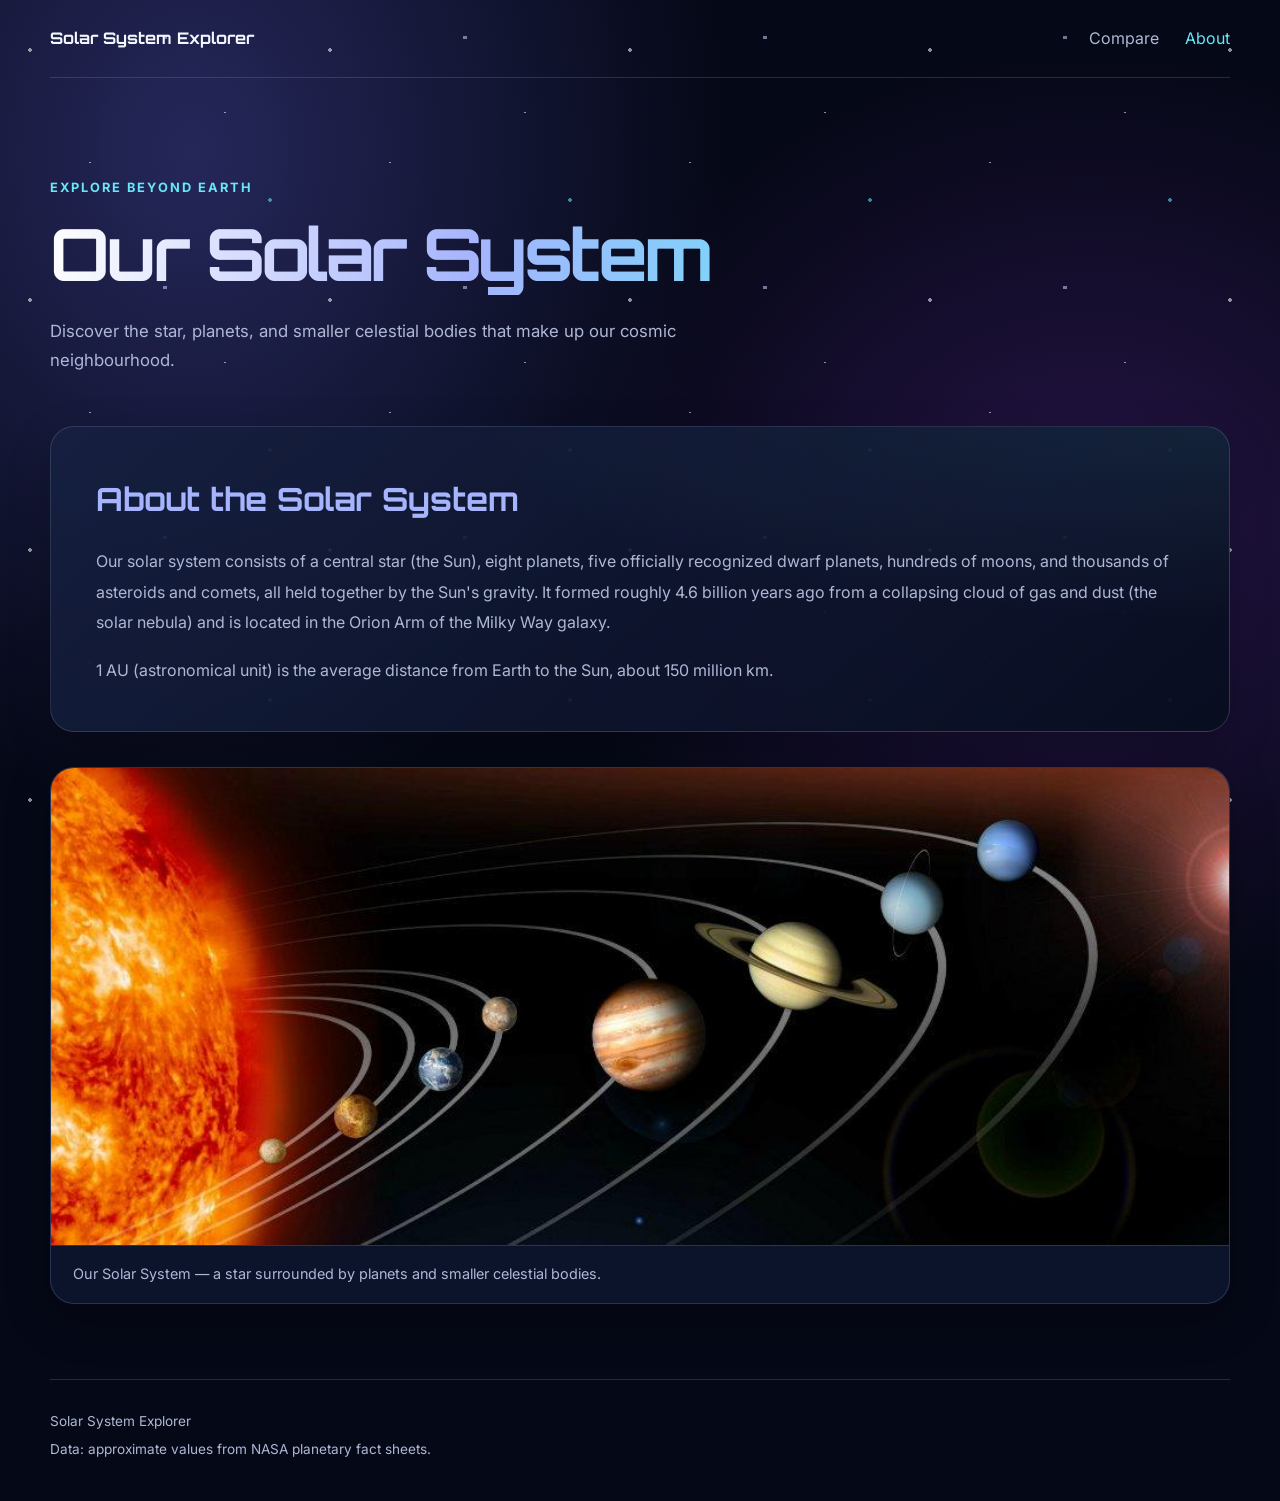
<file: about.html>
<!DOCTYPE html>
<html lang="en">
<head>
  <meta charset="UTF-8">
  <meta name="viewport" content="width=device-width, initial-scale=1">
  <title>About | Solar System Explorer</title>
  <link rel="stylesheet" href="css/about.css">
</head>

<body>

  <header>
    <a href="index.html">Solar System Explorer</a>

    <nav aria-label="Main">
      <ul>
        <li><a href="compare.html">Compare</a></li>
        <li><a href="about.html" aria-current="page">About</a></li>
      </ul>
    </nav>
  </header>

  <main>

    <section id="intro">
      <span class="eyebrow">Explore beyond Earth</span>
      <h1>Our Solar System</h1>
      <p>
        Discover the star, planets, and smaller celestial bodies
        that make up our cosmic neighbourhood.
      </p>
    </section>

    <section id="about">
      <h2>About the Solar System</h2>

      <p>
        Our solar system consists of a central star (the Sun), eight
        planets, five officially recognized dwarf planets, hundreds
        of moons, and thousands of asteroids and comets, all held
        together by the Sun's gravity. It formed roughly 4.6 billion
        years ago from a collapsing cloud of gas and dust (the solar
        nebula) and is located in the Orion Arm of the Milky Way galaxy.
      </p>

      <p>
        1 AU (astronomical unit) is the average distance from Earth
        to the Sun, about 150 million km.
      </p>
    </section>

    <figure class="solar-image">
      <img
        src="images/solar.jpg"
        alt="Illustration of the Solar System and its planets"
        loading="lazy"
      >
      <figcaption class="image-caption">
        Our Solar System — a star surrounded by planets and smaller celestial bodies.
      </figcaption>
    </figure>

  </main>

  <footer>
    <p>Solar System Explorer</p>
    <p>Data: approximate values from NASA planetary fact sheets.</p>
  </footer>

</body>
</html>
</file>
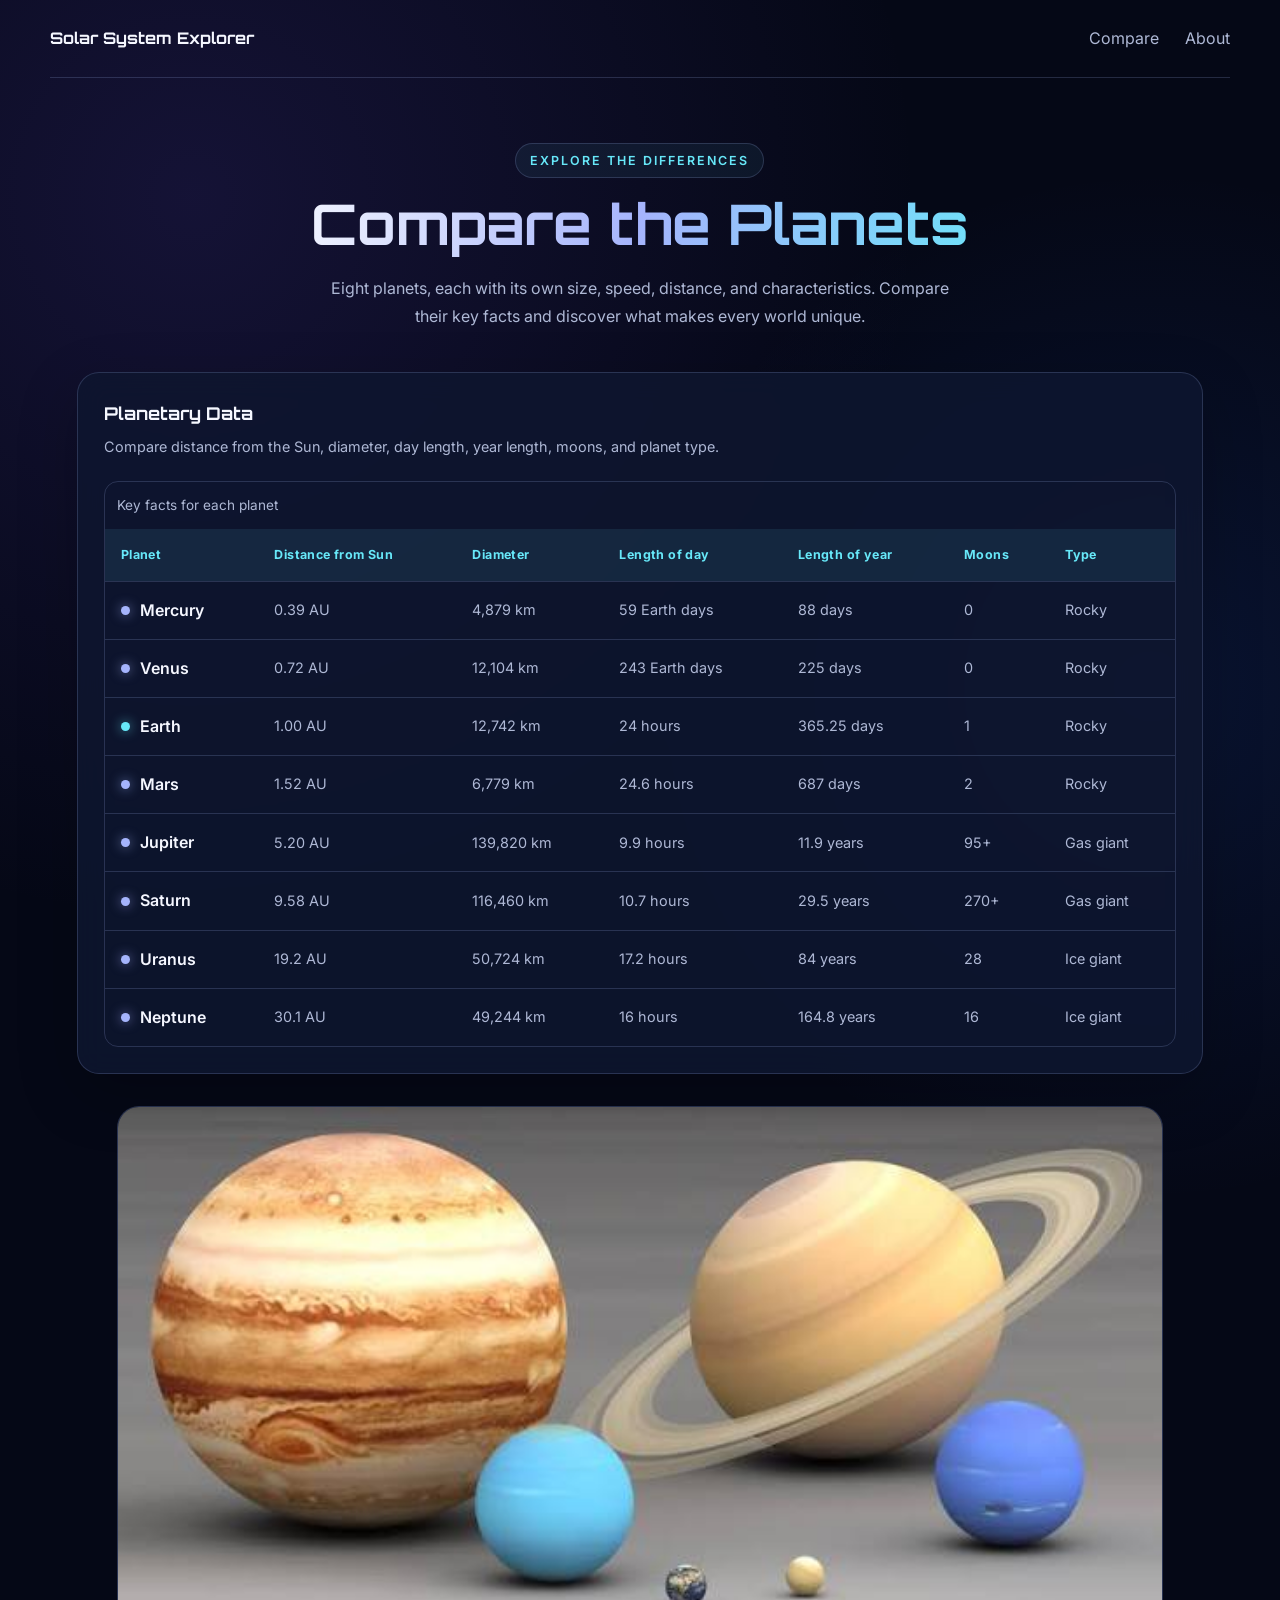
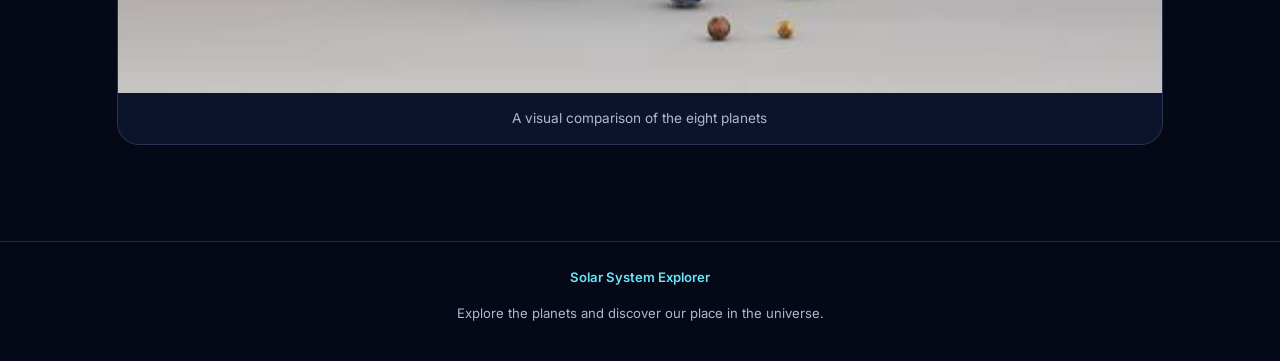
<file: compare.html>
<!DOCTYPE html>
<html lang="en">
<head>
    <meta charset="UTF-8">
    <meta name="viewport" content="width=device-width, initial-scale=1.0">
    <title>Compare the Planets | Solar System Explorer</title>
    <link rel="stylesheet" href="css/compare.css">
</head>

<body>
    <header>
    <a href="index.html">Solar System Explorer</a>
    <nav aria-label="Main">
      <ul>
        <li><a href="compare.html">Compare</a></li>
        <li><a href="about.html">About</a></li>
      </ul>
    </nav>
  </header>

    <main>
        <section class="hero" id="compare">
            <span class="eyebrow">Explore the differences</span>

            <h1>Compare the Planets</h1>

            <p>
                Eight planets, each with its own size, speed, distance,
                and characteristics. Compare their key facts and discover
                what makes every world unique.
            </p>
        </section>

        <section class="table-panel" aria-labelledby="table-title">
            <h2 class="table-heading" id="table-title">
                Planetary Data
            </h2>

            <p class="table-description">
                Compare distance from the Sun, diameter, day length,
                year length, moons, and planet type.
            </p>

            <div class="table-scroll">
                <table>
                    <caption>Key facts for each planet</caption>

                    <thead>
                        <tr>
                            <th scope="col">Planet</th>
                            <th scope="col">Distance from Sun</th>
                            <th scope="col">Diameter</th>
                            <th scope="col">Length of day</th>
                            <th scope="col">Length of year</th>
                            <th scope="col">Moons</th>
                            <th scope="col">Type</th>
                        </tr>
                    </thead>

                    <tbody>
                        <tr>
                            <th scope="row">
                                <span class="planet-name">
                                    <span class="planet-dot"></span>
                                    Mercury
                                </span>
                            </th>
                            <td>0.39 AU</td>
                            <td>4,879 km</td>
                            <td>59 Earth days</td>
                            <td>88 days</td>
                            <td>0</td>
                            <td>Rocky</td>
                        </tr>

                        <tr>
                            <th scope="row">
                                <span class="planet-name">
                                    <span class="planet-dot"></span>
                                    Venus
                                </span>
                            </th>
                            <td>0.72 AU</td>
                            <td>12,104 km</td>
                            <td>243 Earth days</td>
                            <td>225 days</td>
                            <td>0</td>
                            <td>Rocky</td>
                        </tr>

                        <tr>
                            <th scope="row">
                                <span class="planet-name">
                                    <span class="planet-dot"></span>
                                    Earth
                                </span>
                            </th>
                            <td>1.00 AU</td>
                            <td>12,742 km</td>
                            <td>24 hours</td>
                            <td>365.25 days</td>
                            <td>1</td>
                            <td>Rocky</td>
                        </tr>

                        <tr>
                            <th scope="row">
                                <span class="planet-name">
                                    <span class="planet-dot"></span>
                                    Mars
                                </span>
                            </th>
                            <td>1.52 AU</td>
                            <td>6,779 km</td>
                            <td>24.6 hours</td>
                            <td>687 days</td>
                            <td>2</td>
                            <td>Rocky</td>
                        </tr>

                        <tr>
                            <th scope="row">
                                <span class="planet-name">
                                    <span class="planet-dot"></span>
                                    Jupiter
                                </span>
                            </th>
                            <td>5.20 AU</td>
                            <td>139,820 km</td>
                            <td>9.9 hours</td>
                            <td>11.9 years</td>
                            <td>95+</td>
                            <td>Gas giant</td>
                        </tr>

                        <tr>
                            <th scope="row">
                                <span class="planet-name">
                                    <span class="planet-dot"></span>
                                    Saturn
                                </span>
                            </th>
                            <td>9.58 AU</td>
                            <td>116,460 km</td>
                            <td>10.7 hours</td>
                            <td>29.5 years</td>
                            <td>270+</td>
                            <td>Gas giant</td>
                        </tr>

                        <tr>
                            <th scope="row">
                                <span class="planet-name">
                                    <span class="planet-dot"></span>
                                    Uranus
                                </span>
                            </th>
                            <td>19.2 AU</td>
                            <td>50,724 km</td>
                            <td>17.2 hours</td>
                            <td>84 years</td>
                            <td>28</td>
                            <td>Ice giant</td>
                        </tr>

                        <tr>
                            <th scope="row">
                                <span class="planet-name">
                                    <span class="planet-dot"></span>
                                    Neptune
                                </span>
                            </th>
                            <td>30.1 AU</td>
                            <td>49,244 km</td>
                            <td>16 hours</td>
                            <td>164.8 years</td>
                            <td>16</td>
                            <td>Ice giant</td>
                        </tr>
                    </tbody>
                </table>
            </div>
        </section>

        <figure class="image-panel">
            <img
                src="images/compare.jfif"
                alt="Visual comparison of the planets in our Solar System"
                loading="lazy"
            >
            <figcaption class="image-caption">
                A visual comparison of the eight planets
            </figcaption>
        </figure>
    </main>

    <footer>
        <strong>Solar System Explorer</strong>
        <p>Explore the planets and discover our place in the universe.</p>
    </footer>
</body>
</html>
</file>
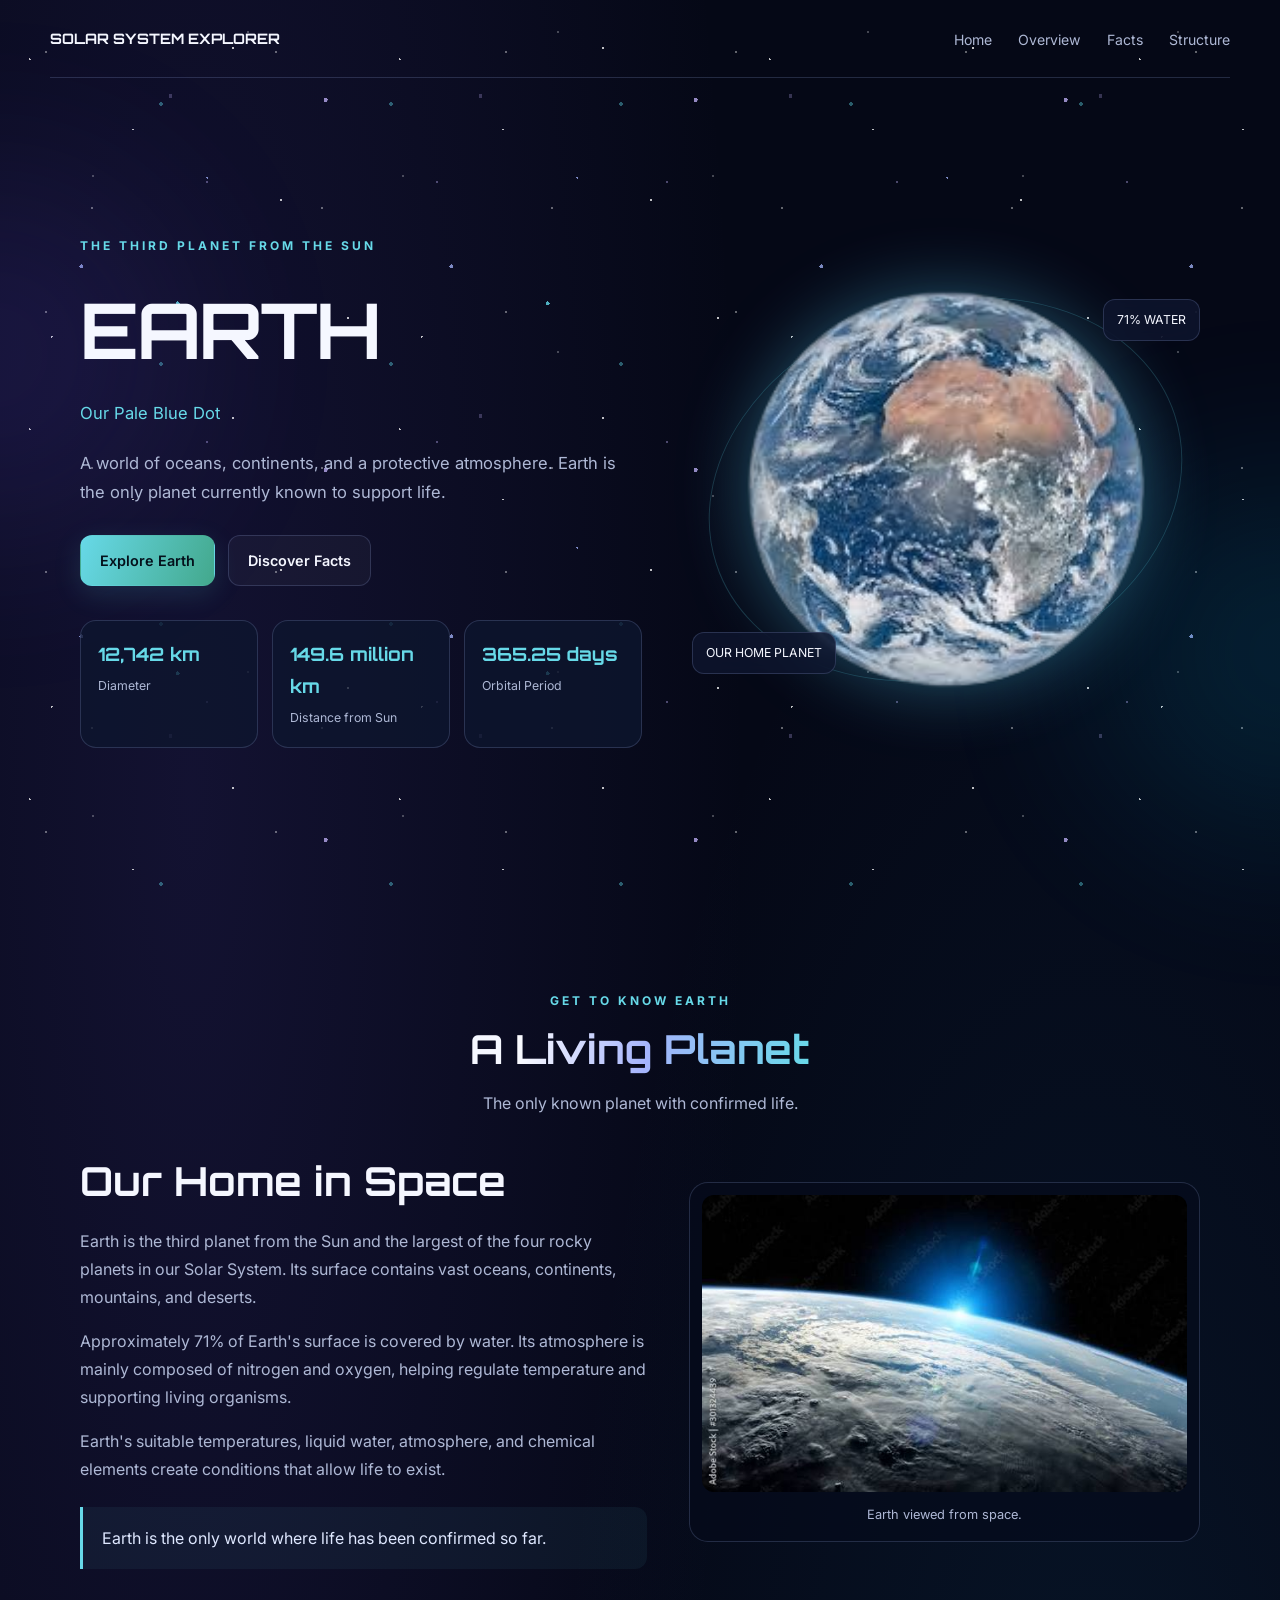
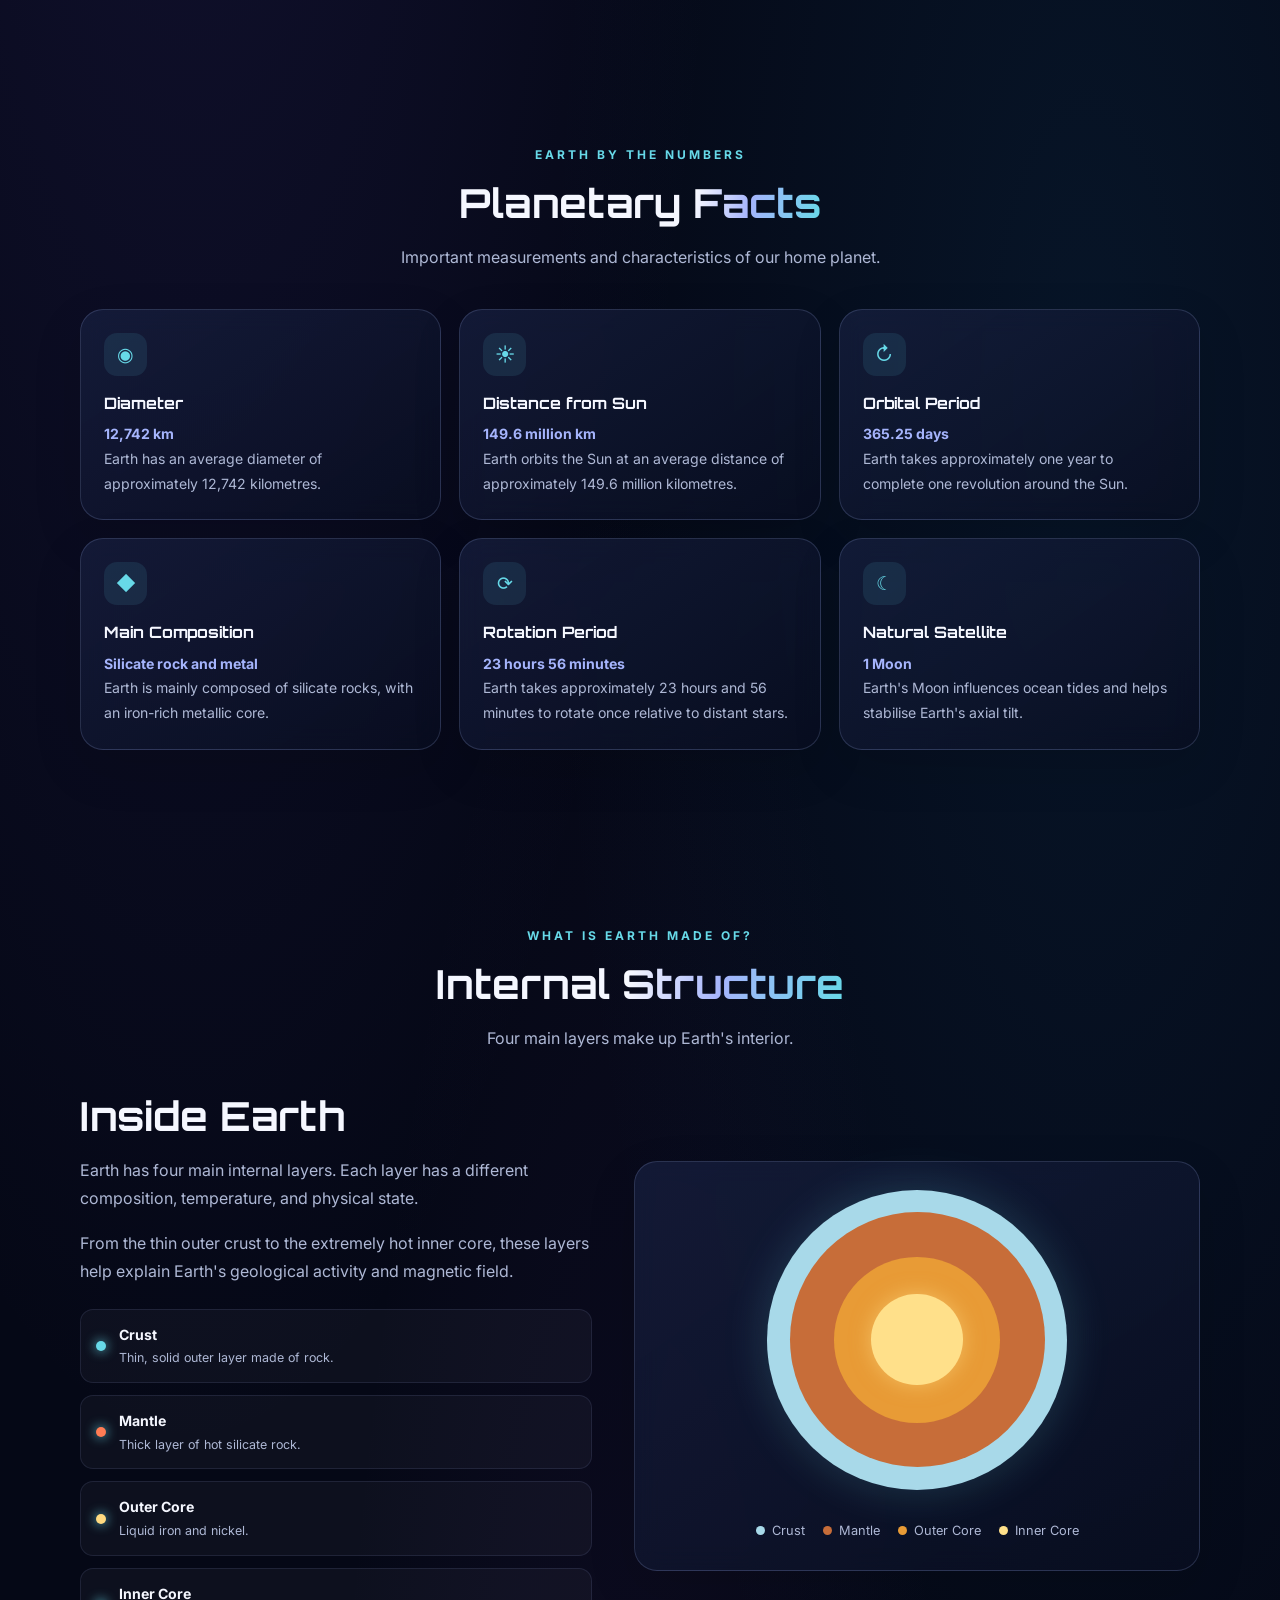
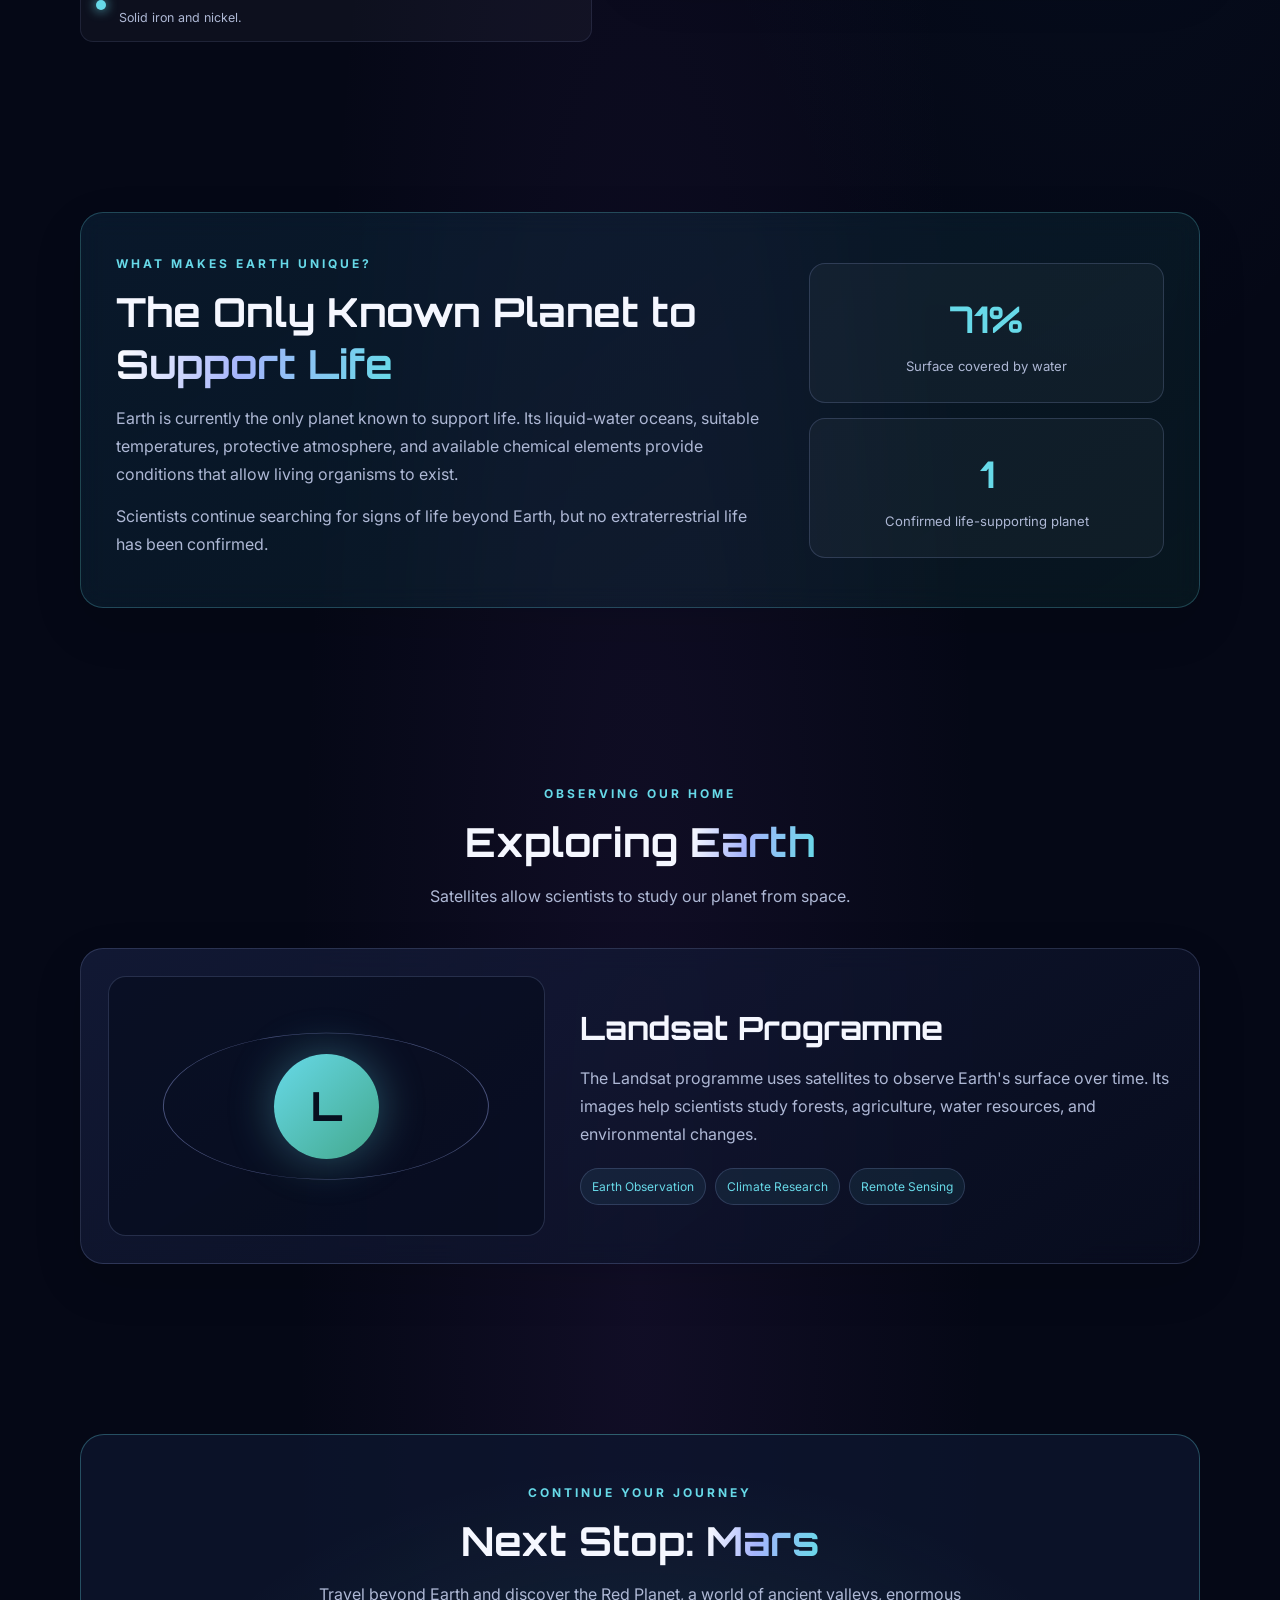
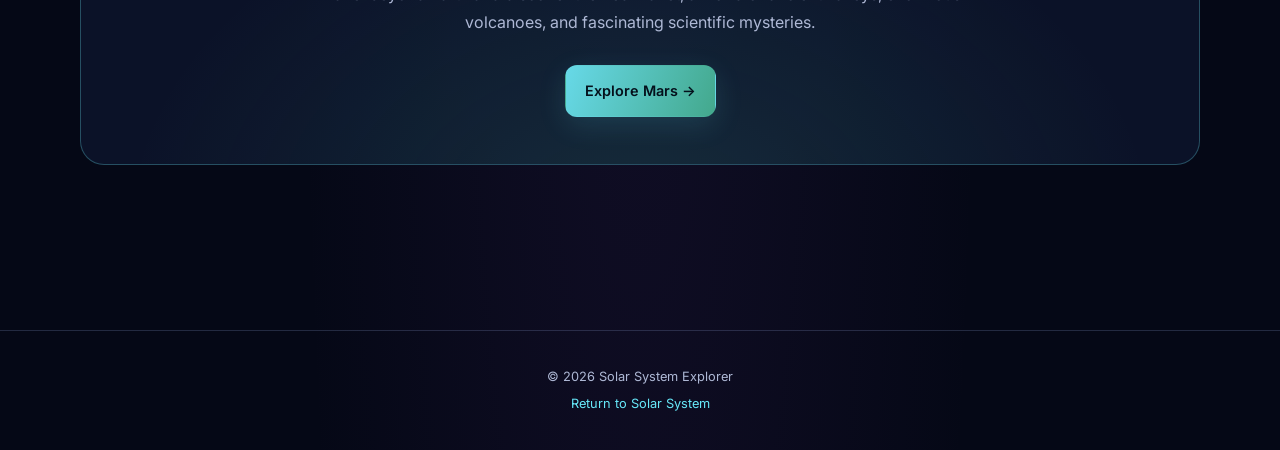
<file: planets/earth.html>
<!DOCTYPE html>
<html lang="en">

<head>
    <meta charset="UTF-8">
    <meta name="viewport" content="width=device-width, initial-scale=1.0">

    <title>Earth | Solar System Explorer</title>

    <link rel="stylesheet" href="../css/planets.css">
</head>

<body>

    <!-- BACKGROUND -->
    <div class="stars"></div>
    <div class="nebula nebula-one"></div>
    <div class="nebula nebula-two"></div>


    <!-- NAVIGATION -->
    <header>
        <a href="../index.html" class="logo">
            SOLAR SYSTEM EXPLORER
        </a>

        <nav>
            <ul>
                <li><a href="../index.html">Home</a></li>
                <li><a href="#overview">Overview</a></li>
                <li><a href="#facts">Facts</a></li>
                <li><a href="#structure">Structure</a></li>
            </ul>
        </nav>
    </header>


    <main class="earth-page">

        <!-- =================================
             HERO SECTION
        ================================== -->

        <section class="planet-hero hero container">

            <div class="hero-copy">

                <span class="eyebrow">
                    THE THIRD PLANET FROM THE SUN
                </span>

                <h1>EARTH</h1>

                <p class="planet-subtitle">
                    Our Pale Blue Dot
                </p>

                <p>
                    A world of oceans, continents, and a protective
                    atmosphere. Earth is the only planet currently
                    known to support life.
                </p>

                <div class="hero-buttons">
                    <a href="#overview" class="button button-primary">
                        Explore Earth
                    </a>

                    <a href="#facts" class="button button-secondary">
                        Discover Facts
                    </a>
                </div>

                <div class="hero-stats">

                    <div class="stat">
                        <strong>12,742 km</strong>
                        <span>Diameter</span>
                    </div>

                    <div class="stat">
                        <strong>149.6 million km</strong>
                        <span>Distance from Sun</span>
                    </div>

                    <div class="stat">
                        <strong>365.25 days</strong>
                        <span>Orbital Period</span>
                    </div>

                </div>

            </div>


            <div class="hero-visual">

                <div class="orbit"></div>
                <div class="orbit orbit-two"></div>

                <div class="planet-glow"></div>

                <img
                    src="../images/earth.png"
                    alt="Earth showing its blue oceans and continents"
                    class="planet-image"
                >

                <div class="floating-label label-top">
                    71% WATER
                </div>

                <div class="floating-label label-bottom">
                    OUR HOME PLANET
                </div>

            </div>

        </section>


        <!-- =================================
             OVERVIEW
        ================================== -->

        <section class="section container" id="overview">

            <div class="section-heading">

                <span class="eyebrow">
                    GET TO KNOW EARTH
                </span>

                <h2>
                    A <span class="gradient-text">Living Planet</span>
                </h2>

                <p>
                    The only known planet with confirmed life.
                </p>

            </div>


            <div class="overview-grid">

                <div class="overview-text">

                    <h2>Our Home in Space</h2>

                    <p>
                        Earth is the third planet from the Sun and
                        the largest of the four rocky planets in our
                        Solar System. Its surface contains vast oceans,
                        continents, mountains, and deserts.
                    </p>

                    <p>
                        Approximately 71% of Earth's surface is covered
                        by water. Its atmosphere is mainly composed of
                        nitrogen and oxygen, helping regulate temperature
                        and supporting living organisms.
                    </p>

                    <p>
                        Earth's suitable temperatures, liquid water,
                        atmosphere, and chemical elements create
                        conditions that allow life to exist.
                    </p>

                    <div class="highlight">
                        Earth is the only world where life has been
                        confirmed so far.
                    </div>

                </div>


                <div class="image-frame">

                    <img
                        src="../images/earth upclose.jfif"
                        alt="Earth photographed from space"
                    >

                    <p class="image-caption">
                        Earth viewed from space.
                    </p>

                </div>

            </div>

        </section>


        <!-- =================================
             PLANETARY FACTS
        ================================== -->

        <section class="section container" id="facts">

            <div class="section-heading">

                <span class="eyebrow">
                    EARTH BY THE NUMBERS
                </span>

                <h2>
                    Planetary <span class="gradient-text">Facts</span>
                </h2>

                <p>
                    Important measurements and characteristics
                    of our home planet.
                </p>

            </div>


            <div class="facts-grid">

                <div class="fact-card glass-card">

                    <div class="fact-icon">◉</div>

                    <h3>Diameter</h3>

                    <p>
                        <strong>12,742 km</strong>
                    </p>

                    <p>
                        Earth has an average diameter of approximately
                        12,742 kilometres.
                    </p>

                </div>


                <div class="fact-card glass-card">

                    <div class="fact-icon">☀</div>

                    <h3>Distance from Sun</h3>

                    <p>
                        <strong>149.6 million km</strong>
                    </p>

                    <p>
                        Earth orbits the Sun at an average distance
                        of approximately 149.6 million kilometres.
                    </p>

                </div>


                <div class="fact-card glass-card">

                    <div class="fact-icon">↻</div>

                    <h3>Orbital Period</h3>

                    <p>
                        <strong>365.25 days</strong>
                    </p>

                    <p>
                        Earth takes approximately one year to complete
                        one revolution around the Sun.
                    </p>

                </div>


                <div class="fact-card glass-card">

                    <div class="fact-icon">◆</div>

                    <h3>Main Composition</h3>

                    <p>
                        <strong>Silicate rock and metal</strong>
                    </p>

                    <p>
                        Earth is mainly composed of silicate rocks,
                        with an iron-rich metallic core.
                    </p>

                </div>


                <div class="fact-card glass-card">

                    <div class="fact-icon">⟳</div>

                    <h3>Rotation Period</h3>

                    <p>
                        <strong>23 hours 56 minutes</strong>
                    </p>

                    <p>
                        Earth takes approximately 23 hours and
                        56 minutes to rotate once relative to
                        distant stars.
                    </p>

                </div>


                <div class="fact-card glass-card">

                    <div class="fact-icon">☾</div>

                    <h3>Natural Satellite</h3>

                    <p>
                        <strong>1 Moon</strong>
                    </p>

                    <p>
                        Earth's Moon influences ocean tides and
                        helps stabilise Earth's axial tilt.
                    </p>

                </div>

            </div>

        </section>


        <!-- =================================
             INTERNAL STRUCTURE
        ================================== -->

        <section class="section container" id="structure">

            <div class="section-heading">

                <span class="eyebrow">
                    WHAT IS EARTH MADE OF?
                </span>

                <h2>
                    Internal <span class="gradient-text">Structure</span>
                </h2>

                <p>
                    Four main layers make up Earth's interior.
                </p>

            </div>


            <div class="core-grid">

                <div class="core-copy">

                    <h2>Inside Earth</h2>

                    <p>
                        Earth has four main internal layers.
                        Each layer has a different composition,
                        temperature, and physical state.
                    </p>

                    <p>
                        From the thin outer crust to the extremely
                        hot inner core, these layers help explain
                        Earth's geological activity and magnetic field.
                    </p>


                    <div class="layer-list">

                        <div class="layer">

                            <div class="layer-dot"></div>

                            <div>
                                <strong>Crust</strong>
                                <span>
                                    Thin, solid outer layer made of rock.
                                </span>
                            </div>

                        </div>


                        <div class="layer">

                            <div class="layer-dot"></div>

                            <div>
                                <strong>Mantle</strong>
                                <span>
                                    Thick layer of hot silicate rock.
                                </span>
                            </div>

                        </div>


                        <div class="layer">

                            <div class="layer-dot"></div>

                            <div>
                                <strong>Outer Core</strong>
                                <span>
                                    Liquid iron and nickel.
                                </span>
                            </div>

                        </div>


                        <div class="layer">

                            <div class="layer-dot"></div>

                            <div>
                                <strong>Inner Core</strong>
                                <span>
                                    Solid iron and nickel.
                                </span>
                            </div>

                        </div>

                    </div>

                </div>


                <div class="structure-visual glass-card">

                    <div class="structure-diagram">

                        <div class="structure-layer structure-mantle">

                            <div class="structure-layer structure-core">

                                <div class="earth-inner-core"></div>

                            </div>

                        </div>

                    </div>

                    <div class="structure-legend">

                        <div>
                            <span class="legend-dot crust-dot"></span>
                            Crust
                        </div>

                        <div>
                            <span class="legend-dot mantle-dot"></span>
                            Mantle
                        </div>

                        <div>
                            <span class="legend-dot core-dot"></span>
                            Outer Core
                        </div>

                        <div>
                            <span class="legend-dot inner-core-dot"></span>
                            Inner Core
                        </div>

                    </div>

                </div>

            </div>

        </section>


        <!-- =================================
             UNIQUE SCIENTIFIC FACT
        ================================== -->

        <section class="section container">

            <div class="discovery-card glass-card">

                <div class="discovery-content">

                    <span class="eyebrow">
                        WHAT MAKES EARTH UNIQUE?
                    </span>

                    <h2>
                        The Only Known Planet to
                        <span class="gradient-text">Support Life</span>
                    </h2>

                    <p>
                        Earth is currently the only planet known to
                        support life. Its liquid-water oceans, suitable
                        temperatures, protective atmosphere, and
                        available chemical elements provide conditions
                        that allow living organisms to exist.
                    </p>

                    <p>
                        Scientists continue searching for signs of
                        life beyond Earth, but no extraterrestrial
                        life has been confirmed.
                    </p>

                </div>


                <div class="discovery-stats">

                    <div class="discovery-stat">

                        <strong>71%</strong>

                        <span>
                            Surface covered by water
                        </span>

                    </div>


                    <div class="discovery-stat">

                        <strong>1</strong>

                        <span>
                            Confirmed life-supporting planet
                        </span>

                    </div>

                </div>

            </div>

        </section>


        <!-- =================================
             SPACE EXPLORATION
        ================================== -->

        <section class="section container">

            <div class="section-heading">

                <span class="eyebrow">
                    OBSERVING OUR HOME
                </span>

                <h2>
                    Exploring <span class="gradient-text">Earth</span>
                </h2>

                <p>
                    Satellites allow scientists to study our planet
                    from space.
                </p>

            </div>


            <div class="mission-card glass-card">

                <div class="mission-visual">

                    <div class="mission-orbit"></div>

                    <div class="mission-symbol">
                        L
                    </div>

                </div>


                <div class="mission-content">

                    <h2>Landsat Programme</h2>

                    <p>
                        The Landsat programme uses satellites to
                        observe Earth's surface over time. Its images
                        help scientists study forests, agriculture,
                        water resources, and environmental changes.
                    </p>

                    <div class="mission-tags">

                        <span class="tag">Earth Observation</span>

                        <span class="tag">Climate Research</span>

                        <span class="tag">Remote Sensing</span>

                    </div>

                </div>

            </div>

        </section>


        <!-- =================================
             NEXT PLANET
        ================================== -->

        <section class="section container">

            <div class="closing-banner">

                <span class="eyebrow">
                    CONTINUE YOUR JOURNEY
                </span>

                <h2>
                    Next Stop:
                    <span class="gradient-text">Mars</span>
                </h2>

                <p>
                    Travel beyond Earth and discover the Red Planet,
                    a world of ancient valleys, enormous volcanoes,
                    and fascinating scientific mysteries.
                </p>

                <a href="mars.html" class="button button-primary">
                    Explore Mars →
                </a>

            </div>

        </section>

    </main>


    <!-- FOOTER -->
    <footer>

        <p>© 2026 Solar System Explorer</p>

        <p>
            <a href="../index.html">Return to Solar System</a>
        </p>

    </footer>

</body>
</html>
</file>
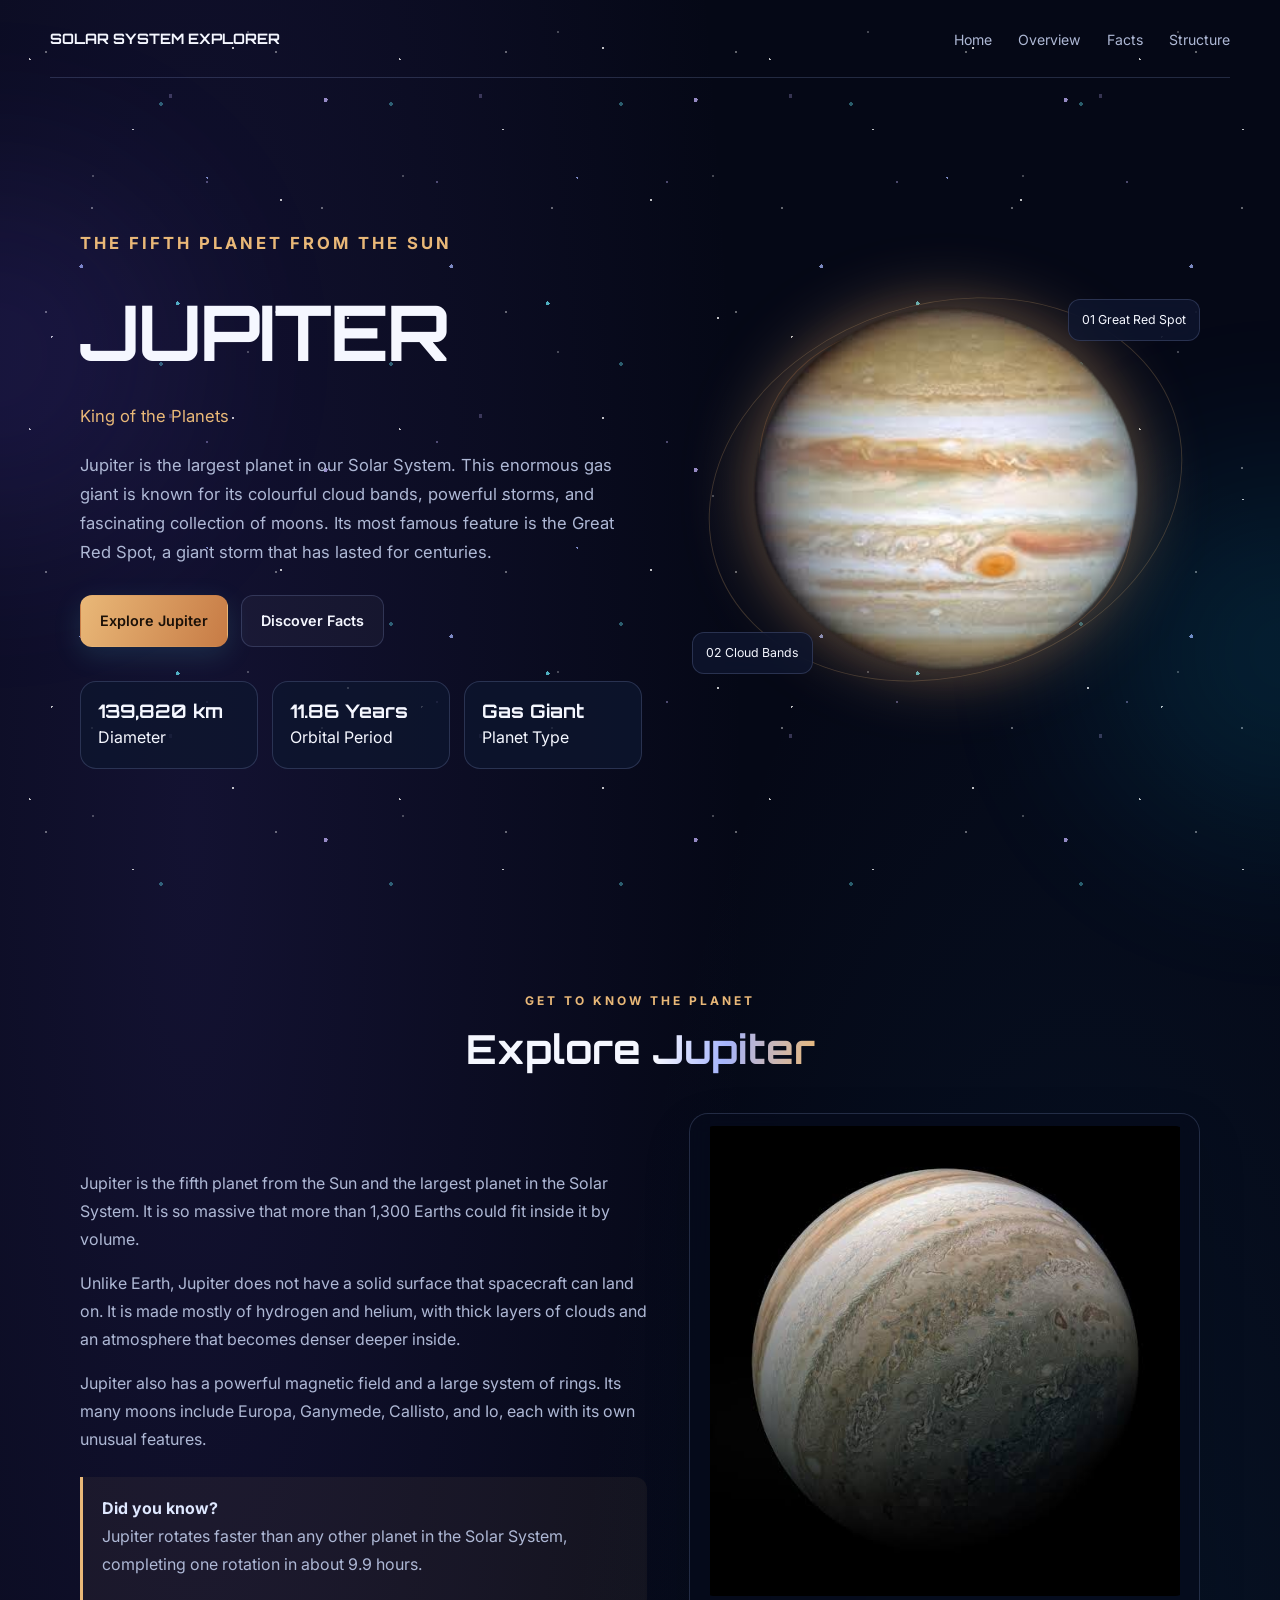
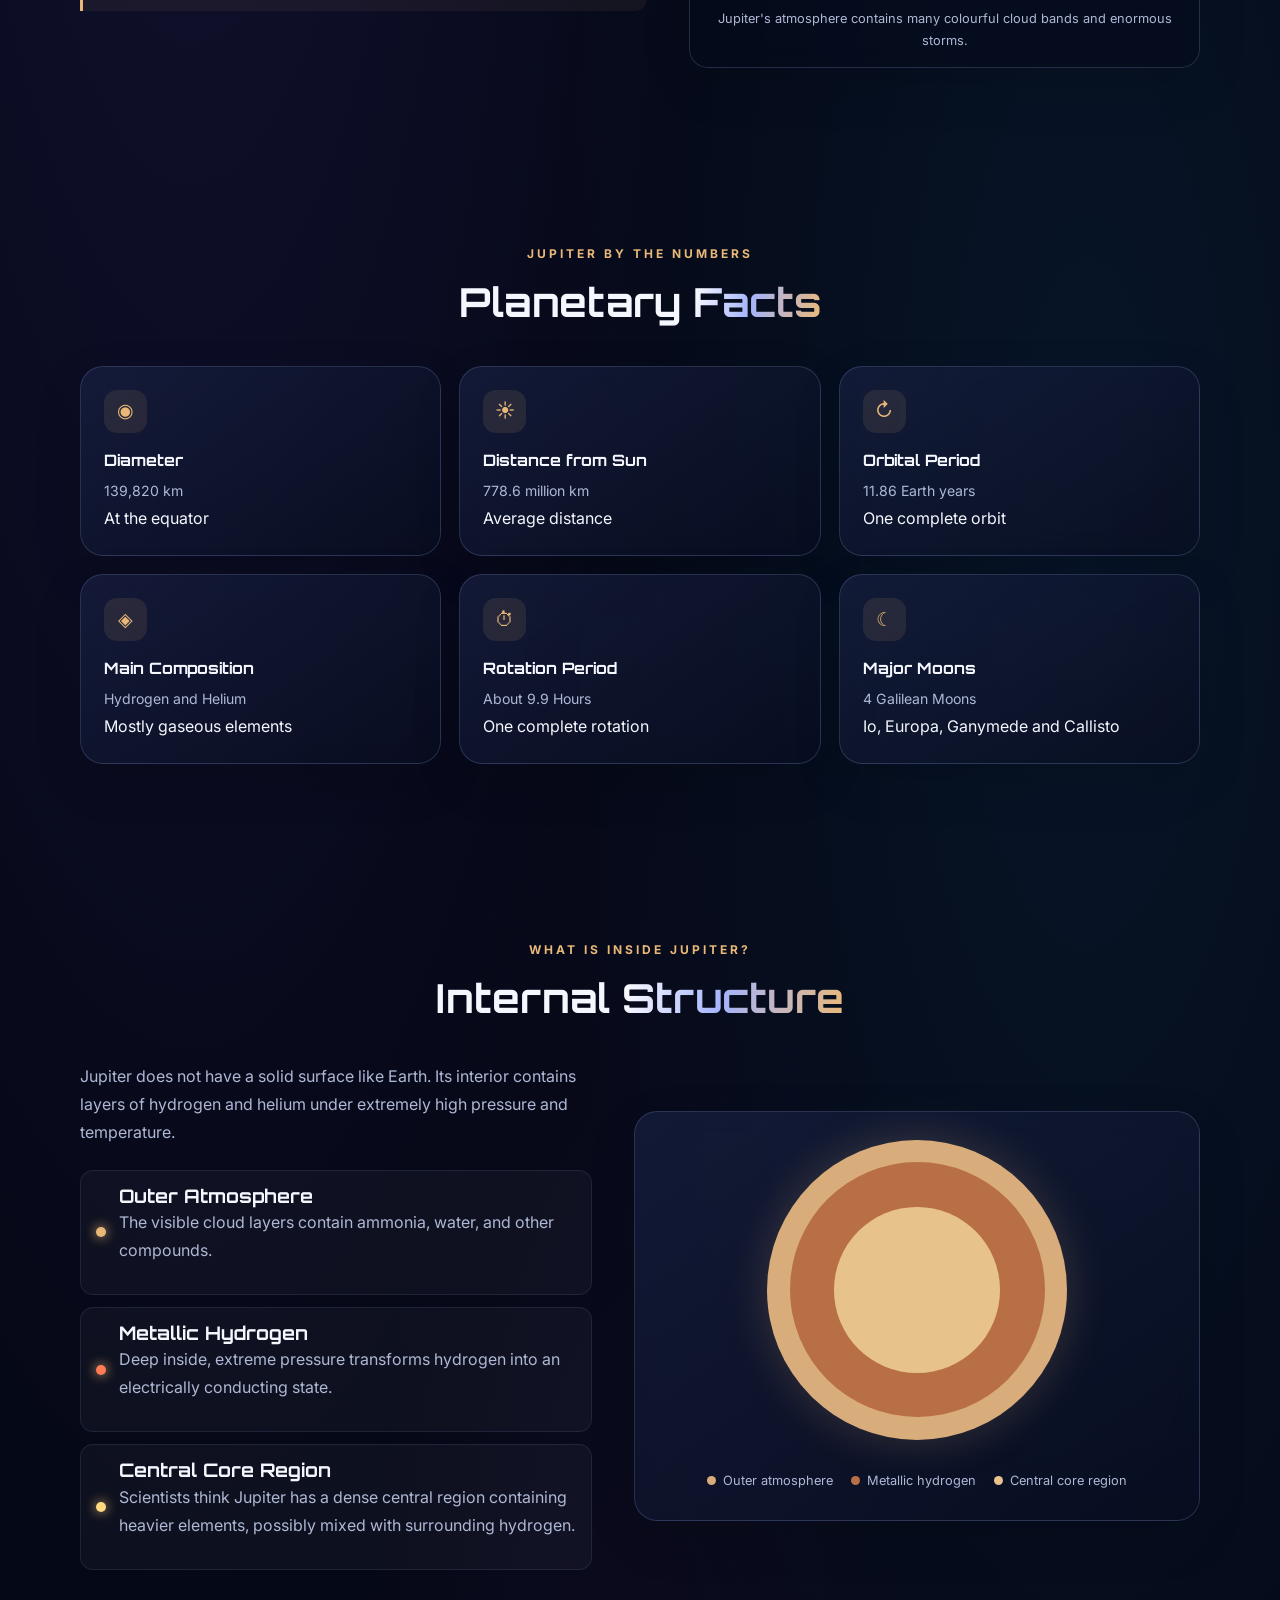
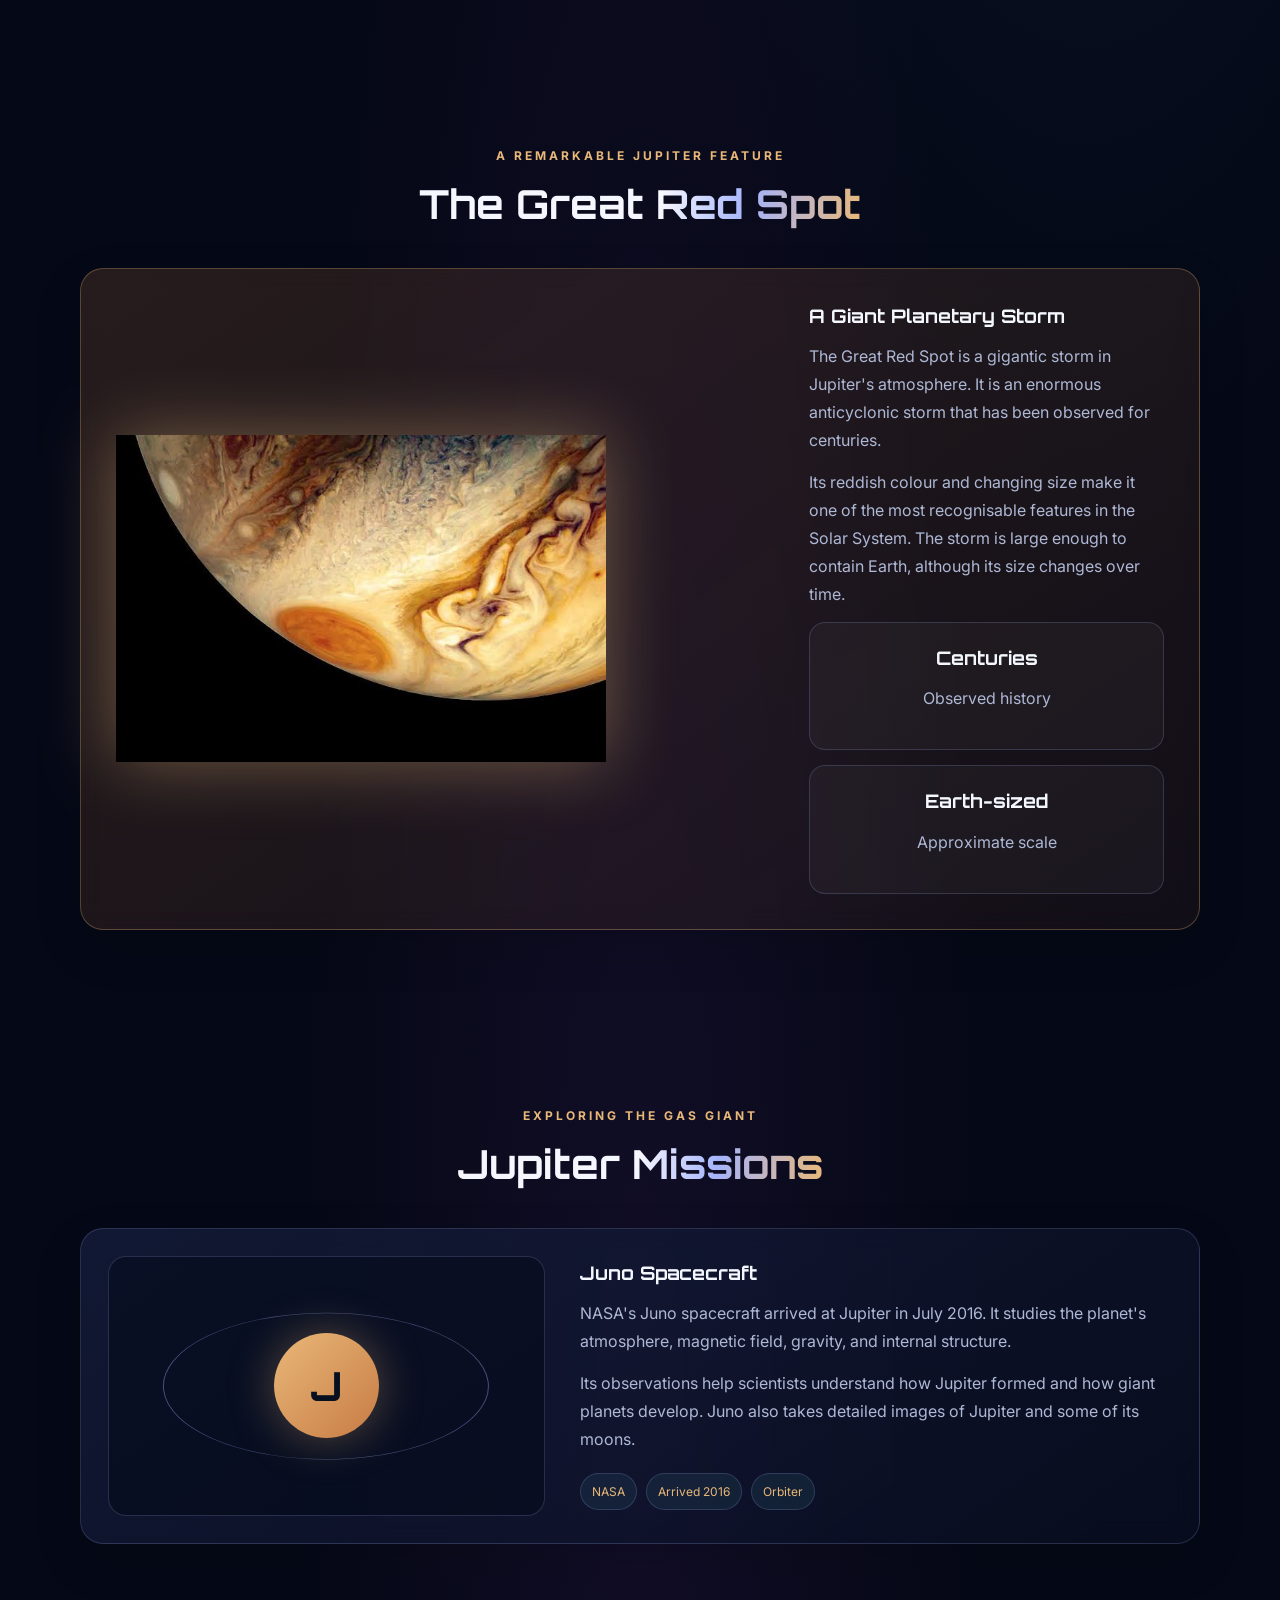
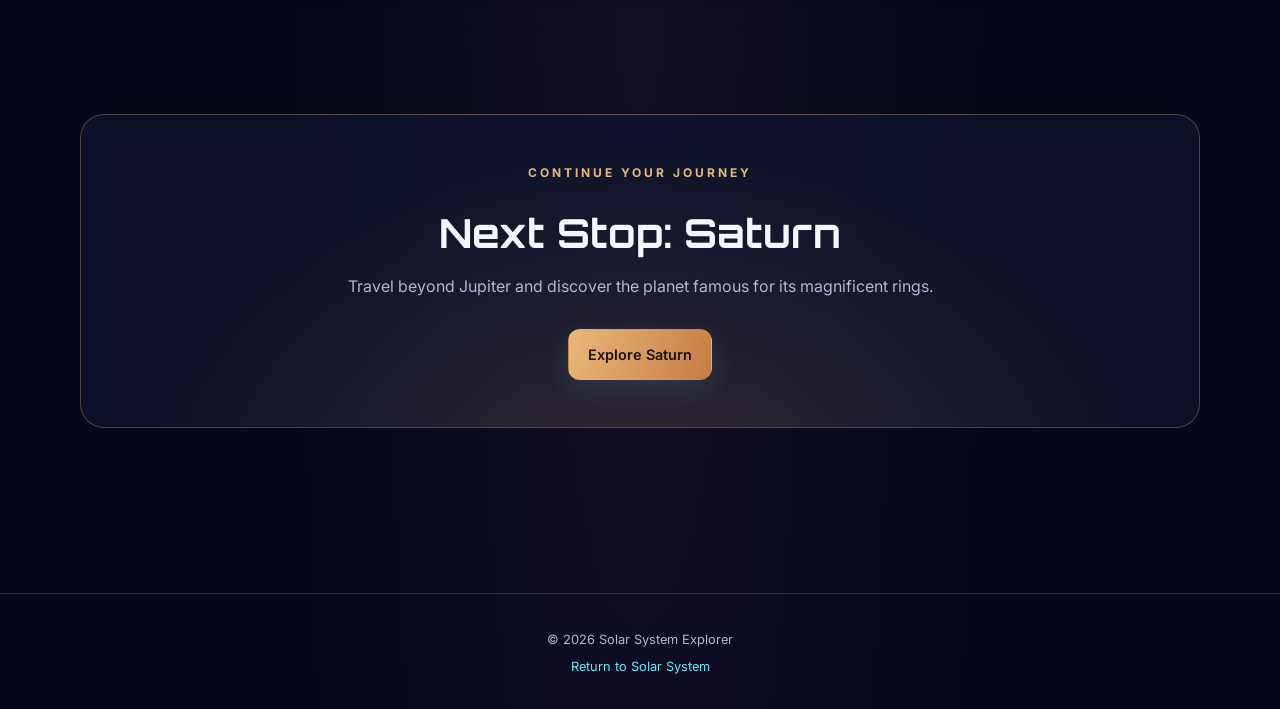
<file: planets/jupiter.html>
<!DOCTYPE html>
<html lang="en">
<head>
    <meta charset="UTF-8">
    <meta name="viewport" content="width=device-width, initial-scale=1.0">
    <title>Jupiter | Solar System Explorer</title>
    <link rel="stylesheet" href="../css/planets.css">
</head>

<body>

    <div class="stars"></div>
    <div class="nebula nebula-one"></div>
    <div class="nebula nebula-two"></div>

    <header>
        <a href="../index.html" class="logo">SOLAR SYSTEM EXPLORER</a>

        <nav>
            <ul>
                <li><a href="../index.html">Home</a></li>
                <li><a href="#overview">Overview</a></li>
                <li><a href="#facts">Facts</a></li>
                <li><a href="#structure">Structure</a></li>
            </ul>
        </nav>
    </header>

    <main class="jupiter-page">

        <!-- HERO SECTION -->
        <section class="planet-hero hero container">

            <div class="hero-copy">
                <p class="eyebrow">THE FIFTH PLANET FROM THE SUN</p>

                <h1>JUPITER</h1>

                <p class="planet-subtitle">King of the Planets</p>

                <p>
                    Jupiter is the largest planet in our Solar System.
                    This enormous gas giant is known for its colourful
                    cloud bands, powerful storms, and fascinating
                    collection of moons. Its most famous feature is
                    the Great Red Spot, a giant storm that has lasted
                    for centuries.
                </p>

                <div class="hero-buttons">
                    <a href="#overview" class="button button-primary">
                        Explore Jupiter
                    </a>

                    <a href="#facts" class="button button-secondary">
                        Discover Facts
                    </a>
                </div>

                <div class="hero-stats">
                    <div class="stat">
                        <h3>139,820 km</h3>
                        <p>Diameter</p>
                    </div>

                    <div class="stat">
                        <h3>11.86 Years</h3>
                        <p>Orbital Period</p>
                    </div>

                    <div class="stat">
                        <h3>Gas Giant</h3>
                        <p>Planet Type</p>
                    </div>
                </div>
            </div>

            <div class="hero-visual">
                <div class="orbit"></div>
                <div class="orbit orbit-two"></div>

                <div class="planet-glow"></div>

                <img
                    src="../images/jupiter.png"
                    alt="Jupiter showing its atmospheric cloud bands"
                    class="planet-image"
                >

                <div class="floating-label label-top">
                    <span>01</span>
                    Great Red Spot
                </div>

                <div class="floating-label label-bottom">
                    <span>02</span>
                    Cloud Bands
                </div>
            </div>

        </section>


        <!-- OVERVIEW SECTION -->
        <section class="section container" id="overview">

            <div class="section-heading">
                <p class="eyebrow">GET TO KNOW THE PLANET</p>
                <h2>Explore <span class="gradient-text">Jupiter</span></h2>
            </div>

            <div class="overview-grid">

                <div class="overview-text">
                    <p>
                        Jupiter is the fifth planet from the Sun and
                        the largest planet in the Solar System. It is
                        so massive that more than 1,300 Earths could
                        fit inside it by volume.
                    </p>

                    <p>
                        Unlike Earth, Jupiter does not have a solid
                        surface that spacecraft can land on. It is
                        made mostly of hydrogen and helium, with
                        thick layers of clouds and an atmosphere
                        that becomes denser deeper inside.
                    </p>

                    <p>
                        Jupiter also has a powerful magnetic field
                        and a large system of rings. Its many moons
                        include Europa, Ganymede, Callisto, and Io,
                        each with its own unusual features.
                    </p>

                    <div class="highlight">
                        <strong>Did you know?</strong>
                        <p>
                            Jupiter rotates faster than any other
                            planet in the Solar System, completing
                            one rotation in about 9.9 hours.
                        </p>
                    </div>
                </div>

                <div class="image-frame glass-card">
                    <img
                        src="../images/jupiter upclose.jfif"
                        alt="Detailed view of Jupiter"
                    >

                    <p class="image-caption">
                        Jupiter's atmosphere contains many colourful
                        cloud bands and enormous storms.
                    </p>
                </div>

            </div>
        </section>


        <!-- FACTS SECTION -->
        <section class="section container" id="facts">

            <div class="section-heading">
                <p class="eyebrow">JUPITER BY THE NUMBERS</p>
                <h2>Planetary <span class="gradient-text">Facts</span></h2>
            </div>

            <div class="facts-grid">

                <div class="fact-card glass-card">
                    <div class="fact-icon">◉</div>
                    <h3>Diameter</h3>
                    <p>139,820 km</p>
                    <span>At the equator</span>
                </div>

                <div class="fact-card glass-card">
                    <div class="fact-icon">☀</div>
                    <h3>Distance from Sun</h3>
                    <p>778.6 million km</p>
                    <span>Average distance</span>
                </div>

                <div class="fact-card glass-card">
                    <div class="fact-icon">↻</div>
                    <h3>Orbital Period</h3>
                    <p>11.86 Earth years</p>
                    <span>One complete orbit</span>
                </div>

                <div class="fact-card glass-card">
                    <div class="fact-icon">◈</div>
                    <h3>Main Composition</h3>
                    <p>Hydrogen and Helium</p>
                    <span>Mostly gaseous elements</span>
                </div>

                <div class="fact-card glass-card">
                    <div class="fact-icon">⏱</div>
                    <h3>Rotation Period</h3>
                    <p>About 9.9 Hours</p>
                    <span>One complete rotation</span>
                </div>

                <div class="fact-card glass-card">
                    <div class="fact-icon">☾</div>
                    <h3>Major Moons</h3>
                    <p>4 Galilean Moons</p>
                    <span>Io, Europa, Ganymede and Callisto</span>
                </div>

            </div>
        </section>


        <!-- INTERNAL STRUCTURE SECTION -->
        <section class="section container" id="structure">

            <div class="section-heading">
                <p class="eyebrow">WHAT IS INSIDE JUPITER?</p>
                <h2>Internal <span class="gradient-text">Structure</span></h2>
            </div>

            <div class="core-grid">

                <div class="core-copy">
                    <p>
                        Jupiter does not have a solid surface like
                        Earth. Its interior contains layers of
                        hydrogen and helium under extremely high
                        pressure and temperature.
                    </p>

                    <div class="layer-list">

                        <div class="layer">
                            <span class="layer-dot"></span>
                            <div>
                                <h3>Outer Atmosphere</h3>
                                <p>
                                    The visible cloud layers contain
                                    ammonia, water, and other compounds.
                                </p>
                            </div>
                        </div>

                        <div class="layer">
                            <span class="layer-dot"></span>
                            <div>
                                <h3>Metallic Hydrogen</h3>
                                <p>
                                    Deep inside, extreme pressure
                                    transforms hydrogen into an
                                    electrically conducting state.
                                </p>
                            </div>
                        </div>

                        <div class="layer">
                            <span class="layer-dot"></span>
                            <div>
                                <h3>Central Core Region</h3>
                                <p>
                                    Scientists think Jupiter has a
                                    dense central region containing
                                    heavier elements, possibly mixed
                                    with surrounding hydrogen.
                                </p>
                            </div>
                        </div>

                    </div>
                </div>

                <div class="structure-visual glass-card">
                    <div class="structure-diagram jupiter-structure-diagram">
                        <div class="structure-layer structure-mantle">
                            <div class="structure-layer structure-core"></div>
                        </div>
                    </div>

                    <div class="structure-legend">
                        <div>
                            <span class="legend-dot crust-dot"></span>
                            Outer atmosphere
                        </div>

                        <div>
                            <span class="legend-dot mantle-dot"></span>
                            Metallic hydrogen
                        </div>

                        <div>
                            <span class="legend-dot core-dot"></span>
                            Central core region
                        </div>
                    </div>
                </div>

            </div>
        </section>


        <!-- UNIQUE DISCOVERY SECTION -->
        <section class="section container">

            <div class="section-heading">
                <p class="eyebrow">A REMARKABLE JUPITER FEATURE</p>
                <h2>The Great <span class="gradient-text">Red Spot</span></h2>
            </div>

            <div class="discovery-card glass-card">
                <img
                    src="../images/Red spot.jfif"
                    alt="Jupiter showing its atmospheric cloud bands"
                    class="planet-image"
                >

                <div class="discovery-content">
                    <h3>A Giant Planetary Storm</h3>

                    <p>
                        The Great Red Spot is a gigantic storm in
                        Jupiter's atmosphere. It is an enormous
                        anticyclonic storm that has been observed
                        for centuries.
                    </p>

                    <p>
                        Its reddish colour and changing size make
                        it one of the most recognisable features
                        in the Solar System. The storm is large
                        enough to contain Earth, although its size
                        changes over time.
                    </p>

                    <div class="discovery-stats">
                        <div class="discovery-stat">
                            <h3>Centuries</h3>
                            <p>Observed history</p>
                        </div>

                        <div class="discovery-stat">
                            <h3>Earth-sized</h3>
                            <p>Approximate scale</p>
                        </div>
                    </div>
                </div>

            </div>
        </section>


        <!-- EXPLORATION SECTION -->
        <section class="section container">

            <div class="section-heading">
                <p class="eyebrow">EXPLORING THE GAS GIANT</p>
                <h2>Jupiter <span class="gradient-text">Missions</span></h2>
            </div>

            <div class="mission-card glass-card">

                <div class="mission-visual">
                    <div class="mission-orbit"></div>
                    <div class="mission-symbol">J</div>
                </div>

                <div class="mission-content">
                    <h3>Juno Spacecraft</h3>

                    <p>
                        NASA's Juno spacecraft arrived at Jupiter
                        in July 2016. It studies the planet's
                        atmosphere, magnetic field, gravity, and
                        internal structure.
                    </p>

                    <p>
                        Its observations help scientists understand
                        how Jupiter formed and how giant planets
                        develop. Juno also takes detailed images
                        of Jupiter and some of its moons.
                    </p>

                    <div class="mission-tags">
                        <span class="tag">NASA</span>
                        <span class="tag">Arrived 2016</span>
                        <span class="tag">Orbiter</span>
                    </div>
                </div>

            </div>
        </section>


        <!-- CLOSING SECTION -->
        <section class="section container">
            <div class="closing-banner">
                <p class="eyebrow">CONTINUE YOUR JOURNEY</p>

                <h2>Next Stop: Saturn</h2>

                <p>
                    Travel beyond Jupiter and discover the planet
                    famous for its magnificent rings.
                </p>

                <a href="saturn.html" class="button button-primary">
                    Explore Saturn
                </a>
            </div>
        </section>

    </main>


    <footer>
        <p>© 2026 Solar System Explorer</p>
        <a href="../index.html">Return to Solar System</a>
    </footer>

</body>
</html>
</file>
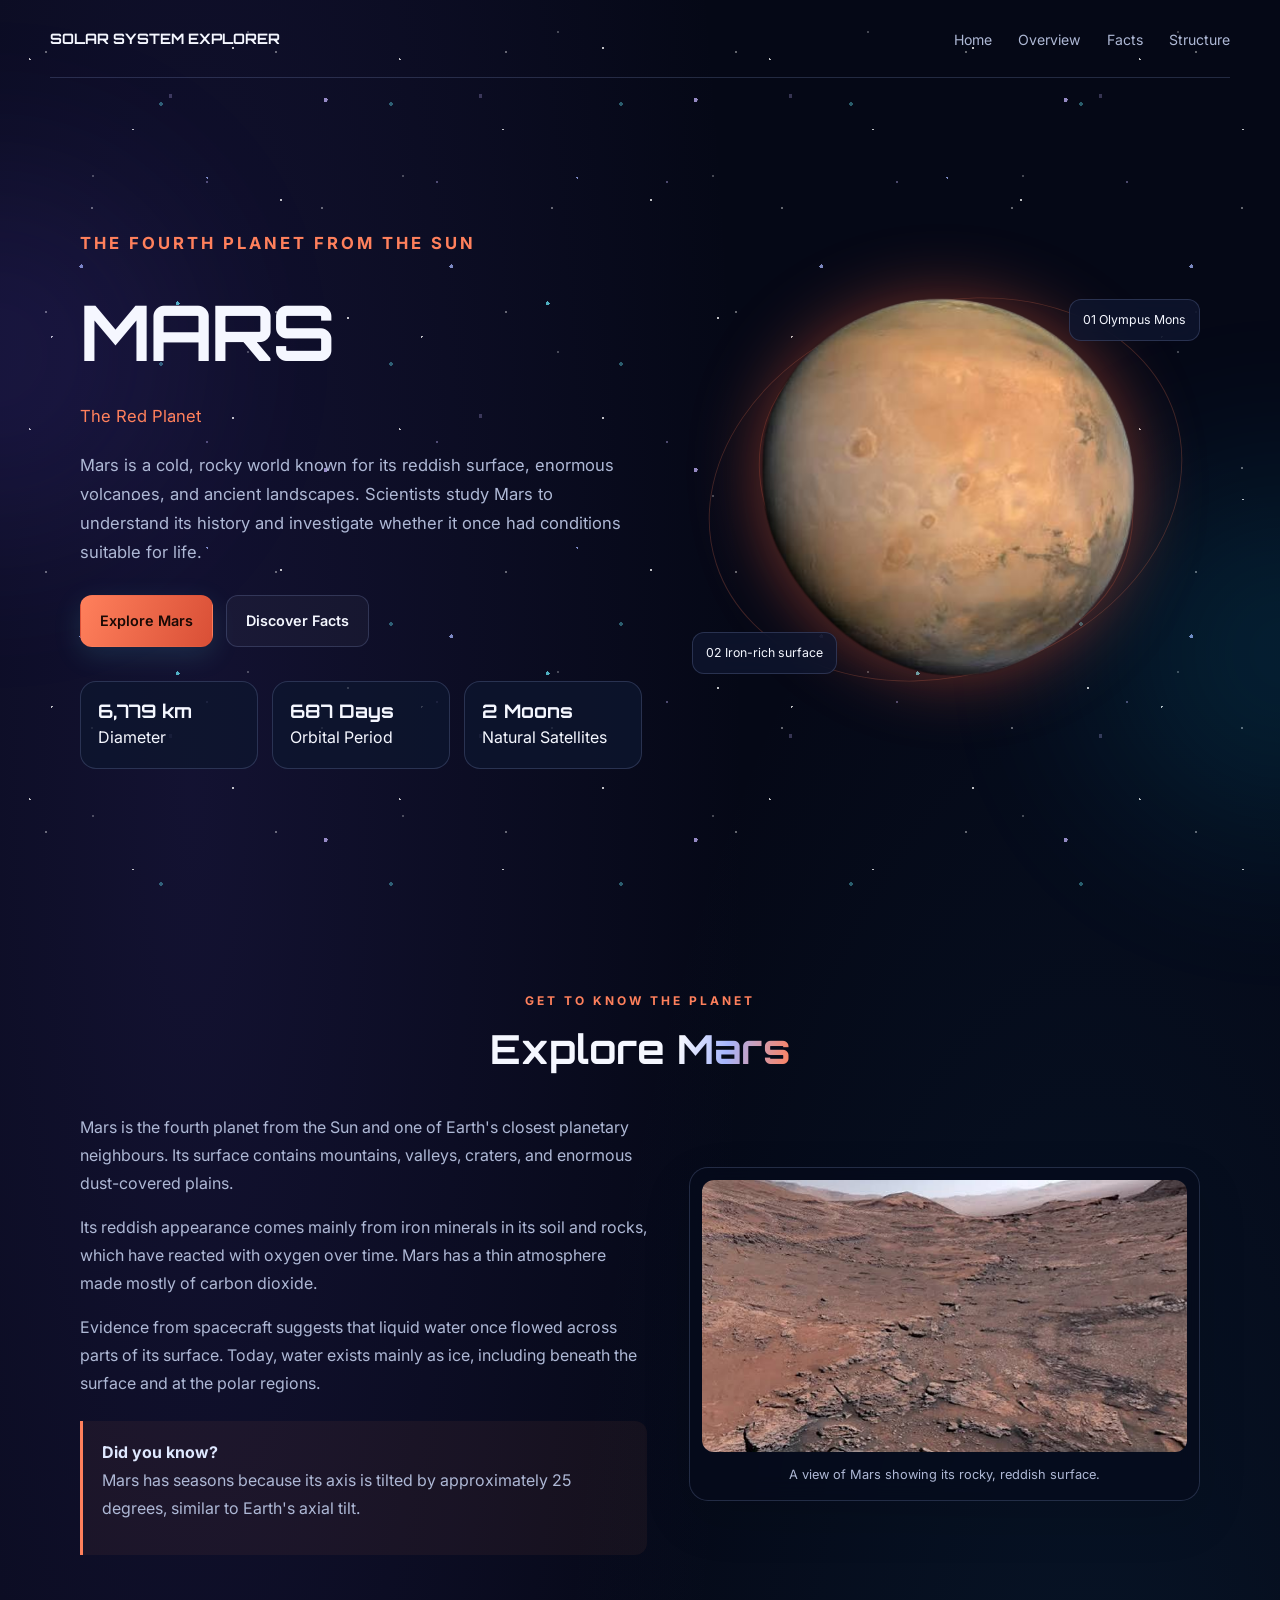
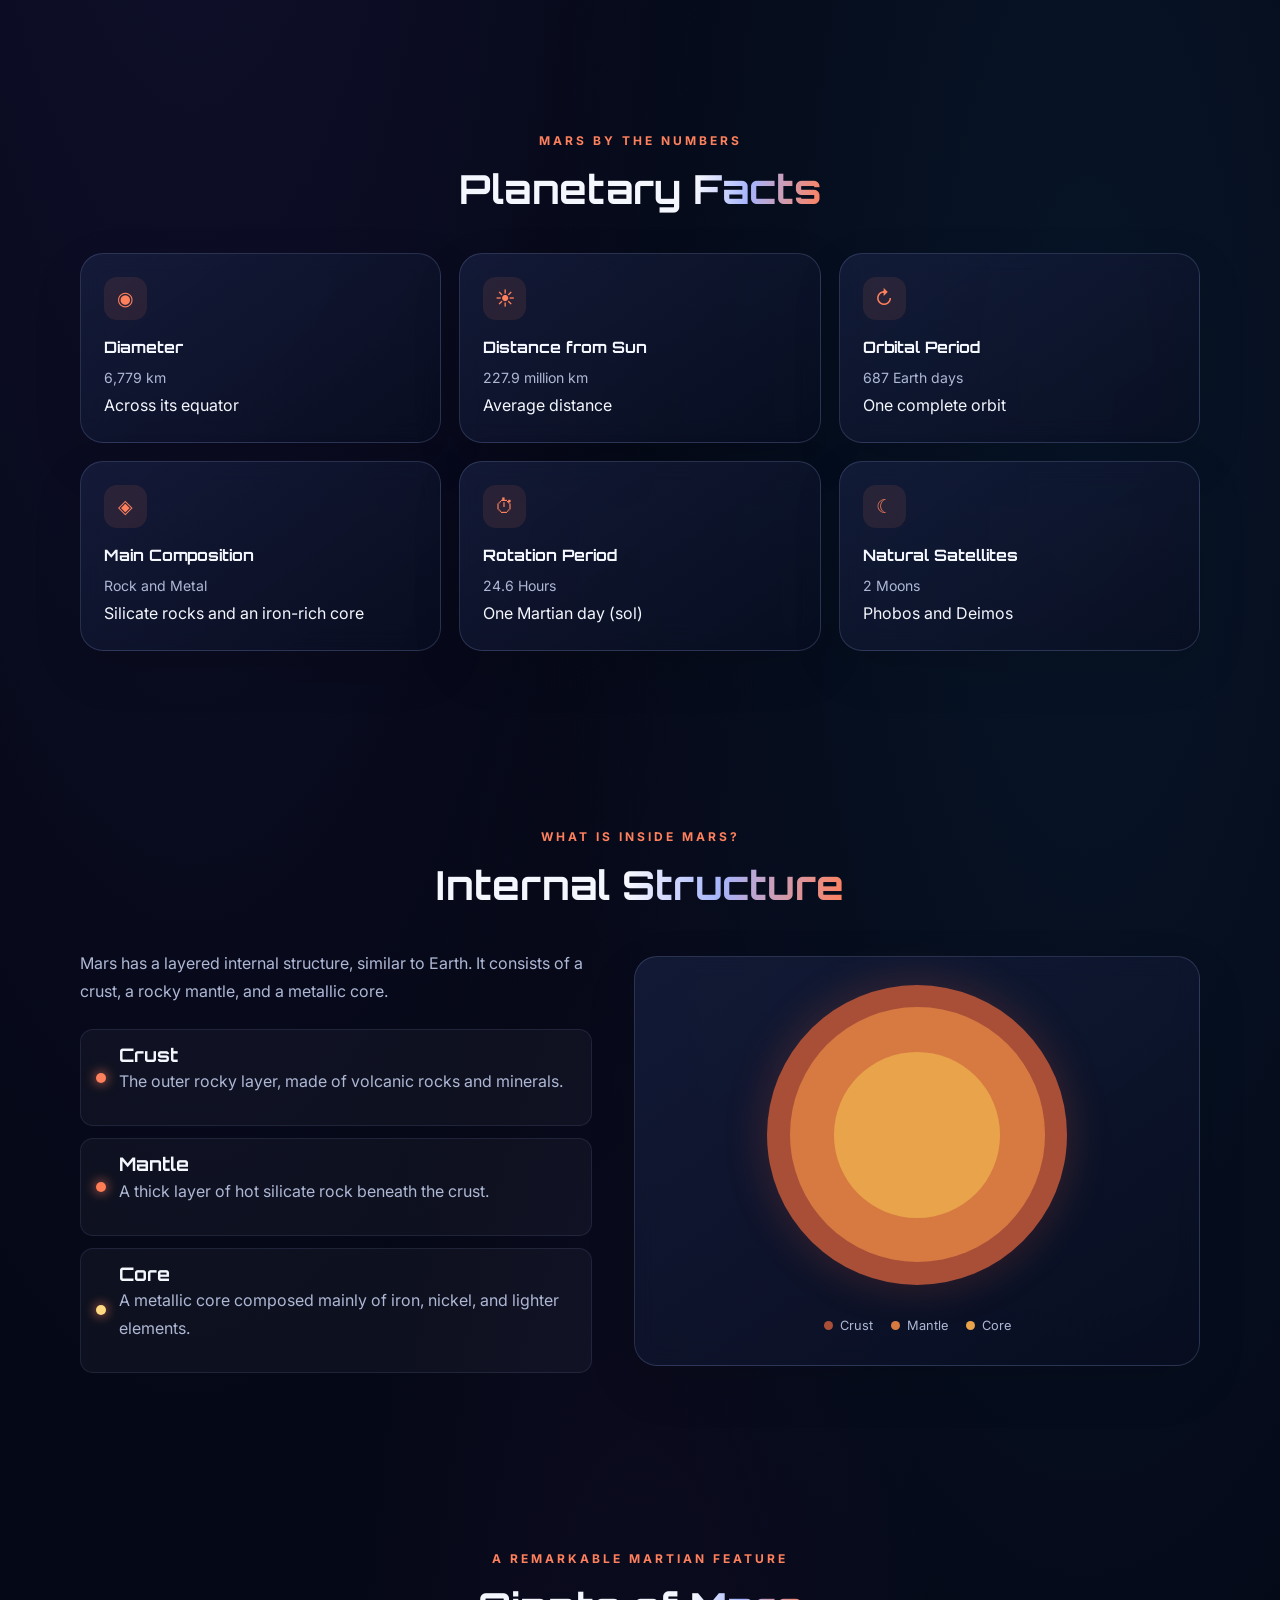
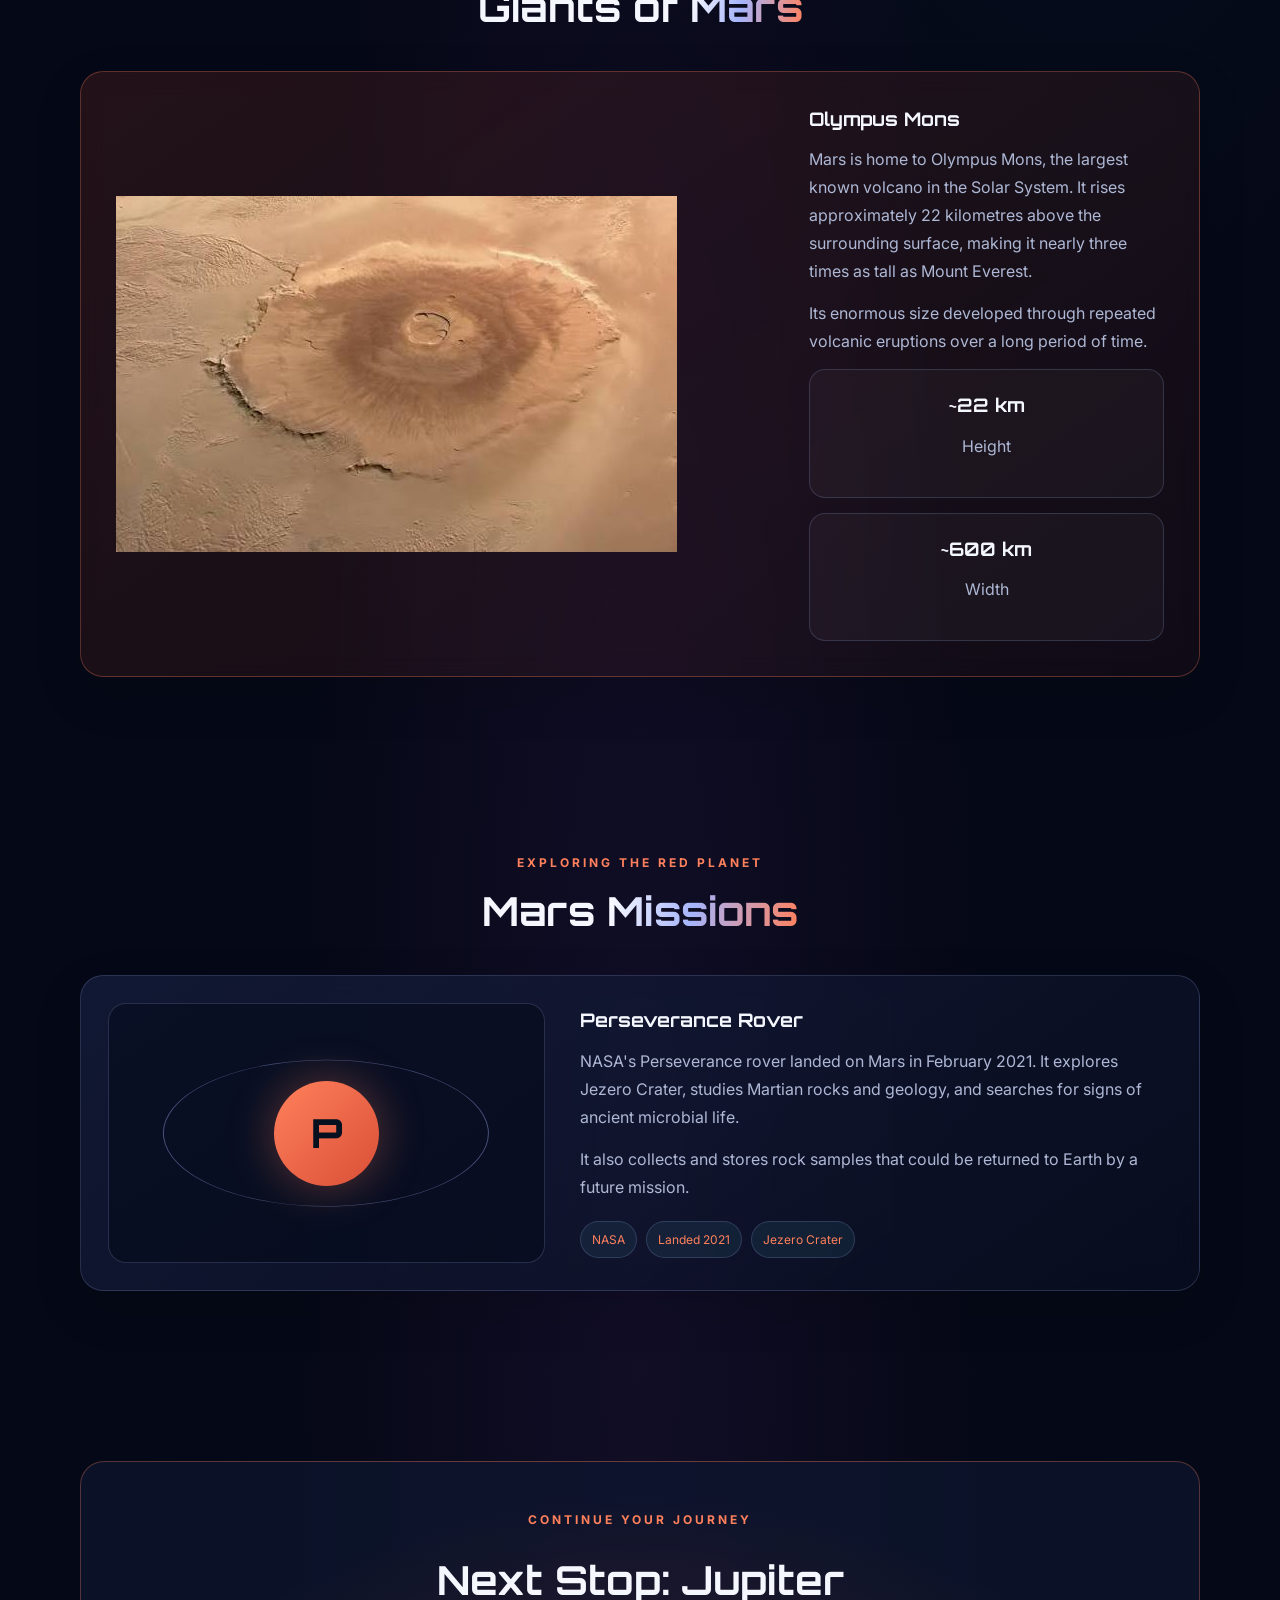
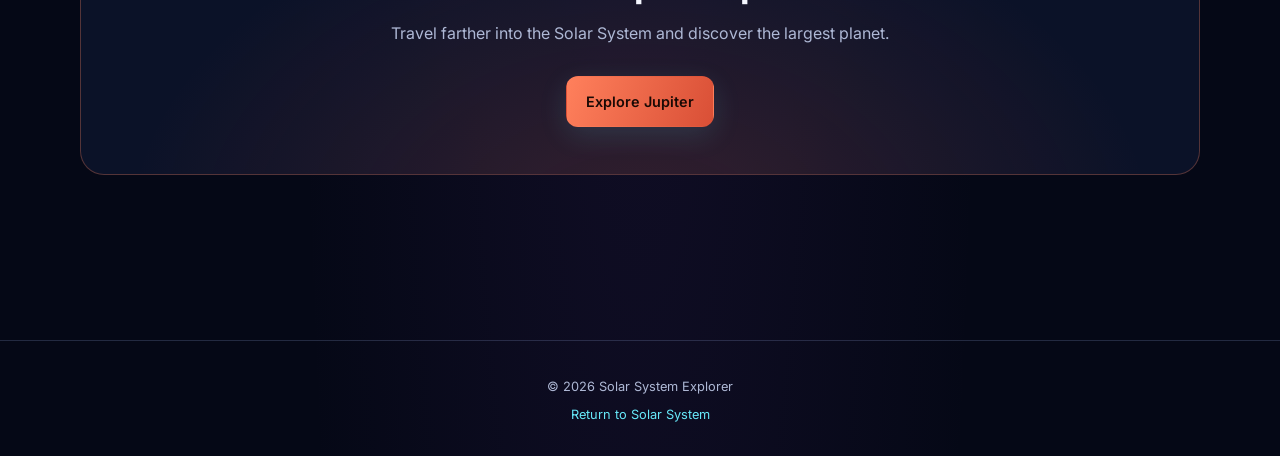
<file: planets/mars.html>
<!DOCTYPE html>
<html lang="en">
<head>
    <meta charset="UTF-8">
    <meta name="viewport" content="width=device-width, initial-scale=1.0">
    <title>Mars | Solar System Explorer</title>
    <link rel="stylesheet" href="../css/planets.css">
</head>

<body>

    <div class="stars"></div>
    <div class="nebula nebula-one"></div>
    <div class="nebula nebula-two"></div>

    <header>
        <a href="../index.html" class="logo">SOLAR SYSTEM EXPLORER</a>

        <nav>
            <ul>
                <li><a href="../index.html">Home</a></li>
                <li><a href="#overview">Overview</a></li>
                <li><a href="#facts">Facts</a></li>
                <li><a href="#structure">Structure</a></li>
            </ul>
        </nav>
    </header>

    <main class="mars-page">

        <!-- HERO SECTION -->
        <section class="planet-hero hero container">

            <div class="hero-copy">
                <p class="eyebrow">THE FOURTH PLANET FROM THE SUN</p>

                <h1>MARS</h1>

                <p class="planet-subtitle">The Red Planet</p>

                <p>
                    Mars is a cold, rocky world known for its reddish
                    surface, enormous volcanoes, and ancient landscapes.
                    Scientists study Mars to understand its history and
                    investigate whether it once had conditions suitable
                    for life.
                </p>

                <div class="hero-buttons">
                    <a href="#overview" class="button button-primary">
                        Explore Mars
                    </a>

                    <a href="#facts" class="button button-secondary">
                        Discover Facts
                    </a>
                </div>

                <div class="hero-stats">
                    <div class="stat">
                        <h3>6,779 km</h3>
                        <p>Diameter</p>
                    </div>

                    <div class="stat">
                        <h3>687 Days</h3>
                        <p>Orbital Period</p>
                    </div>

                    <div class="stat">
                        <h3>2 Moons</h3>
                        <p>Natural Satellites</p>
                    </div>
                </div>
            </div>

            <div class="hero-visual">
                <div class="orbit"></div>
                <div class="orbit orbit-two"></div>

                <div class="planet-glow"></div>

                <img
                    src="../images/mars.png"
                    alt="Mars, the Red Planet"
                    class="planet-image"
                >

                <div class="floating-label label-top">
                    <span>01</span>
                    Olympus Mons
                </div>

                <div class="floating-label label-bottom">
                    <span>02</span>
                    Iron-rich surface
                </div>
            </div>

        </section>


        <!-- OVERVIEW SECTION -->
        <section class="section container" id="overview">

            <div class="section-heading">
                <p class="eyebrow">GET TO KNOW THE PLANET</p>
                <h2>Explore <span class="gradient-text">Mars</span></h2>
            </div>

            <div class="overview-grid">

                <div class="overview-text">
                    <p>
                        Mars is the fourth planet from the Sun and one
                        of Earth's closest planetary neighbours. Its
                        surface contains mountains, valleys, craters,
                        and enormous dust-covered plains.
                    </p>

                    <p>
                        Its reddish appearance comes mainly from iron
                        minerals in its soil and rocks, which have
                        reacted with oxygen over time. Mars has a thin
                        atmosphere made mostly of carbon dioxide.
                    </p>

                    <p>
                        Evidence from spacecraft suggests that liquid
                        water once flowed across parts of its surface.
                        Today, water exists mainly as ice, including
                        beneath the surface and at the polar regions.
                    </p>

                    <div class="highlight">
                        <strong>Did you know?</strong>
                        <p>
                            Mars has seasons because its axis is tilted
                            by approximately 25 degrees, similar to
                            Earth's axial tilt.
                        </p>
                    </div>
                </div>

                <div class="image-frame glass-card">
                    <img
                        src="../images/mars upclose.jfif"
                        alt="Detailed view of the Martian surface"
                    >

                    <p class="image-caption">
                        A view of Mars showing its rocky, reddish surface.
                    </p>
                </div>

            </div>
        </section>


        <!-- FACTS SECTION -->
        <section class="section container" id="facts">

            <div class="section-heading">
                <p class="eyebrow">MARS BY THE NUMBERS</p>
                <h2>Planetary <span class="gradient-text">Facts</span></h2>
            </div>

            <div class="facts-grid">

                <div class="fact-card glass-card">
                    <div class="fact-icon">◉</div>
                    <h3>Diameter</h3>
                    <p>6,779 km</p>
                    <span>Across its equator</span>
                </div>

                <div class="fact-card glass-card">
                    <div class="fact-icon">☀</div>
                    <h3>Distance from Sun</h3>
                    <p>227.9 million km</p>
                    <span>Average distance</span>
                </div>

                <div class="fact-card glass-card">
                    <div class="fact-icon">↻</div>
                    <h3>Orbital Period</h3>
                    <p>687 Earth days</p>
                    <span>One complete orbit</span>
                </div>

                <div class="fact-card glass-card">
                    <div class="fact-icon">◈</div>
                    <h3>Main Composition</h3>
                    <p>Rock and Metal</p>
                    <span>Silicate rocks and an iron-rich core</span>
                </div>

                <div class="fact-card glass-card">
                    <div class="fact-icon">⏱</div>
                    <h3>Rotation Period</h3>
                    <p>24.6 Hours</p>
                    <span>One Martian day (sol)</span>
                </div>

                <div class="fact-card glass-card">
                    <div class="fact-icon">☾</div>
                    <h3>Natural Satellites</h3>
                    <p>2 Moons</p>
                    <span>Phobos and Deimos</span>
                </div>

            </div>
        </section>


        <!-- INTERNAL STRUCTURE SECTION -->
        <section class="section container" id="structure">

            <div class="section-heading">
                <p class="eyebrow">WHAT IS INSIDE MARS?</p>
                <h2>Internal <span class="gradient-text">Structure</span></h2>
            </div>

            <div class="core-grid">

                <div class="core-copy">
                    <p>
                        Mars has a layered internal structure, similar
                        to Earth. It consists of a crust, a rocky mantle,
                        and a metallic core.
                    </p>

                    <div class="layer-list">

                        <div class="layer">
                            <span class="layer-dot"></span>
                            <div>
                                <h3>Crust</h3>
                                <p>
                                    The outer rocky layer, made of
                                    volcanic rocks and minerals.
                                </p>
                            </div>
                        </div>

                        <div class="layer">
                            <span class="layer-dot"></span>
                            <div>
                                <h3>Mantle</h3>
                                <p>
                                    A thick layer of hot silicate rock
                                    beneath the crust.
                                </p>
                            </div>
                        </div>

                        <div class="layer">
                            <span class="layer-dot"></span>
                            <div>
                                <h3>Core</h3>
                                <p>
                                    A metallic core composed mainly
                                    of iron, nickel, and lighter elements.
                                </p>
                            </div>
                        </div>

                    </div>
                </div>

                <div class="structure-visual glass-card">
                    <div class="structure-diagram">
                        <div class="structure-layer structure-mantle">
                            <div class="structure-layer structure-core"></div>
                        </div>
                    </div>

                    <div class="structure-legend">
                        <div>
                            <span class="legend-dot crust-dot"></span>
                            Crust
                        </div>

                        <div>
                            <span class="legend-dot mantle-dot"></span>
                            Mantle
                        </div>

                        <div>
                            <span class="legend-dot core-dot"></span>
                            Core
                        </div>
                    </div>
                </div>

            </div>
        </section>


        <!-- UNIQUE DISCOVERY SECTION -->
        <section class="section container">

            <div class="section-heading">
                <p class="eyebrow">A REMARKABLE MARTIAN FEATURE</p>
                <h2>Giants of <span class="gradient-text">Mars</span></h2>
            </div>

            <div class="discovery-card glass-card">
            <img
                        src="../images/Olympus Mons.jfif"
                        alt="Largest vocano in Mars"
                    >
                <div class="discovery-content">
                    <h3>Olympus Mons</h3>

                    <p>
                        Mars is home to Olympus Mons, the largest known
                        volcano in the Solar System. It rises approximately
                        22 kilometres above the surrounding surface,
                        making it nearly three times as tall as Mount Everest.
                    </p>

                    <p>
                        Its enormous size developed through repeated
                        volcanic eruptions over a long period of time.
                    </p>

                    <div class="discovery-stats">
                        <div class="discovery-stat">
                            <h3>~22 km</h3>
                            <p>Height</p>
                        </div>

                        <div class="discovery-stat">
                            <h3>~600 km</h3>
                            <p>Width</p>
                        </div>
                    </div>
                </div>

            </div>
        </section>


        <!-- EXPLORATION SECTION -->
        <section class="section container">

            <div class="section-heading">
                <p class="eyebrow">EXPLORING THE RED PLANET</p>
                <h2>Mars <span class="gradient-text">Missions</span></h2>
            </div>

            <div class="mission-card glass-card">

                <div class="mission-visual">
                    <div class="mission-orbit"></div>
                    <div class="mission-symbol">P</div>
                </div>

                <div class="mission-content">
                    <h3>Perseverance Rover</h3>

                    <p>
                        NASA's Perseverance rover landed on Mars in
                        February 2021. It explores Jezero Crater,
                        studies Martian rocks and geology, and searches
                        for signs of ancient microbial life.
                    </p>

                    <p>
                        It also collects and stores rock samples that
                        could be returned to Earth by a future mission.
                    </p>

                    <div class="mission-tags">
                        <span class="tag">NASA</span>
                        <span class="tag">Landed 2021</span>
                        <span class="tag">Jezero Crater</span>
                    </div>
                </div>

            </div>
        </section>


        <!-- CLOSING SECTION -->
        <section class="section container">
            <div class="closing-banner">
                <p class="eyebrow">CONTINUE YOUR JOURNEY</p>

                <h2>Next Stop: Jupiter</h2>

                <p>
                    Travel farther into the Solar System and discover
                    the largest planet.
                </p>

                <a href="jupiter.html" class="button button-primary">
                    Explore Jupiter
                </a>
            </div>
        </section>

    </main>


    <footer>
        <p>© 2026 Solar System Explorer</p>
        <a href="../index.html">Return to Solar System</a>
    </footer>

</body>
</html>
</file>
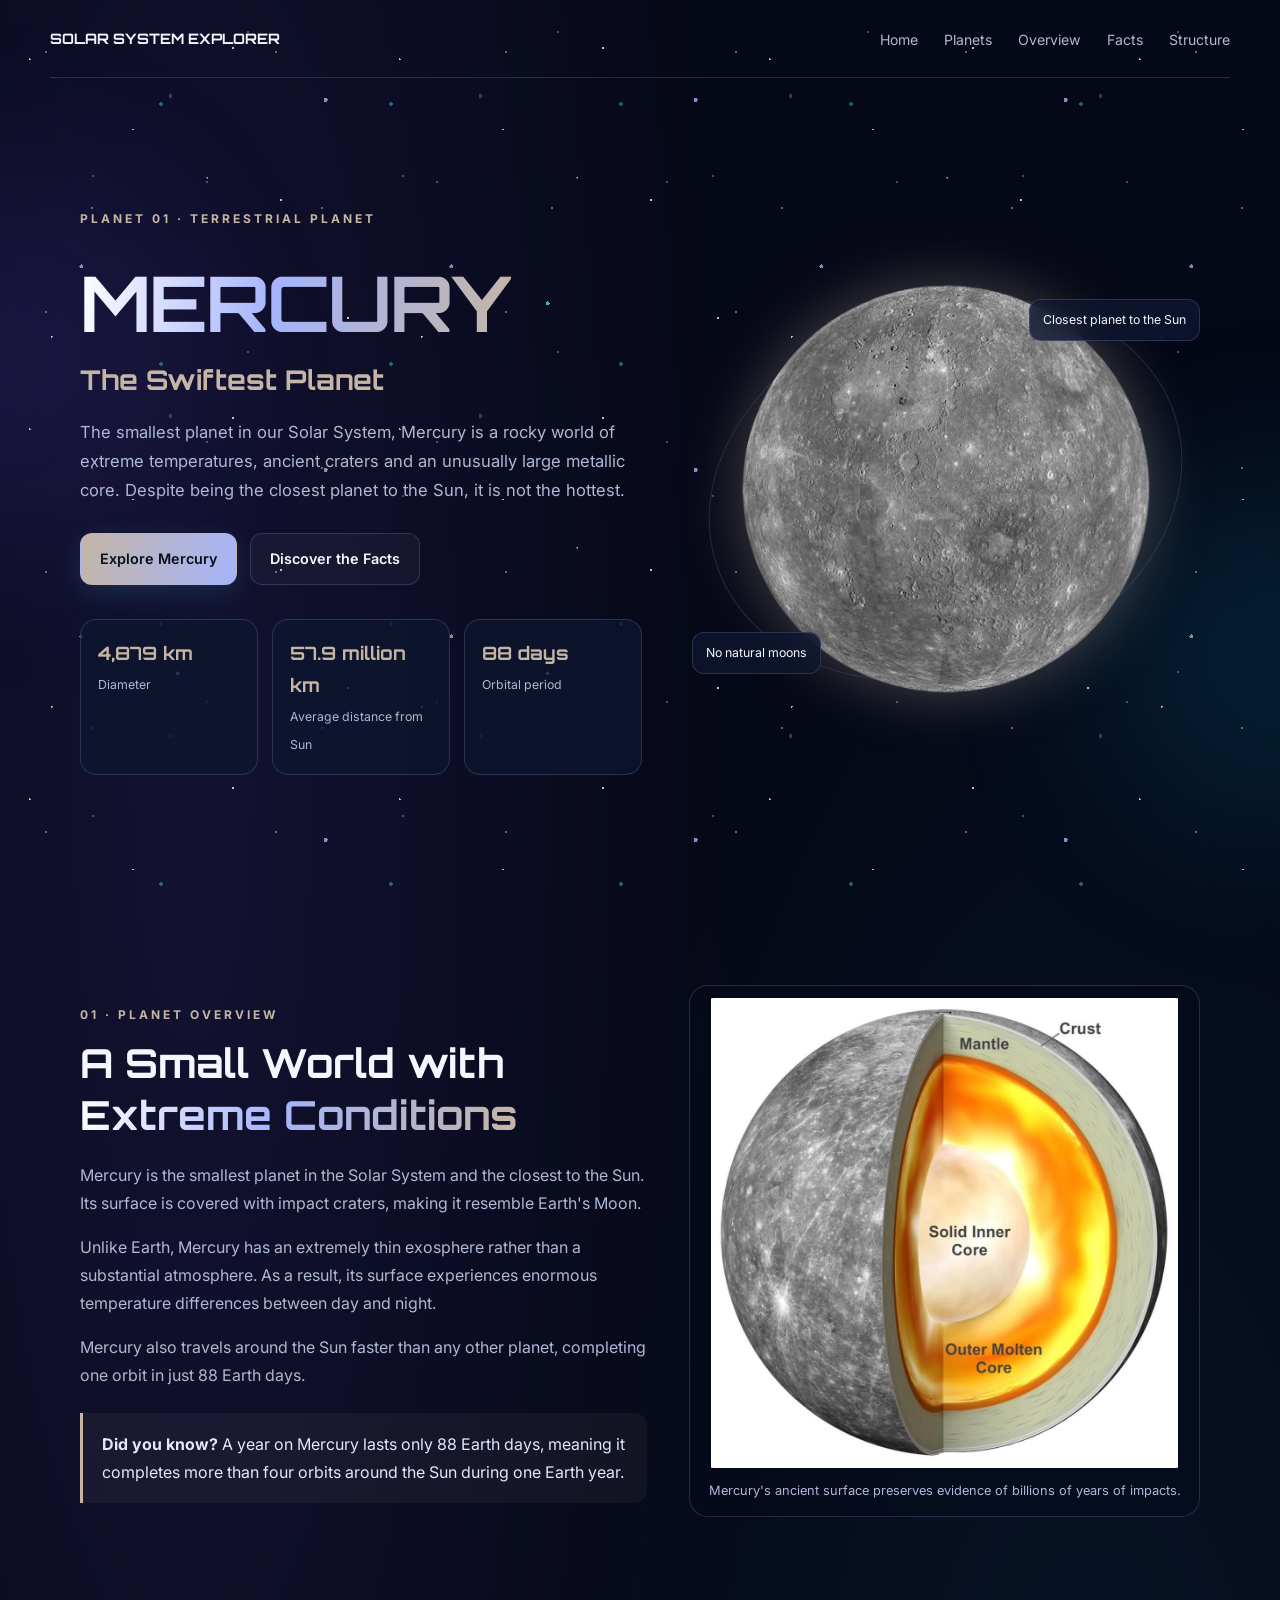
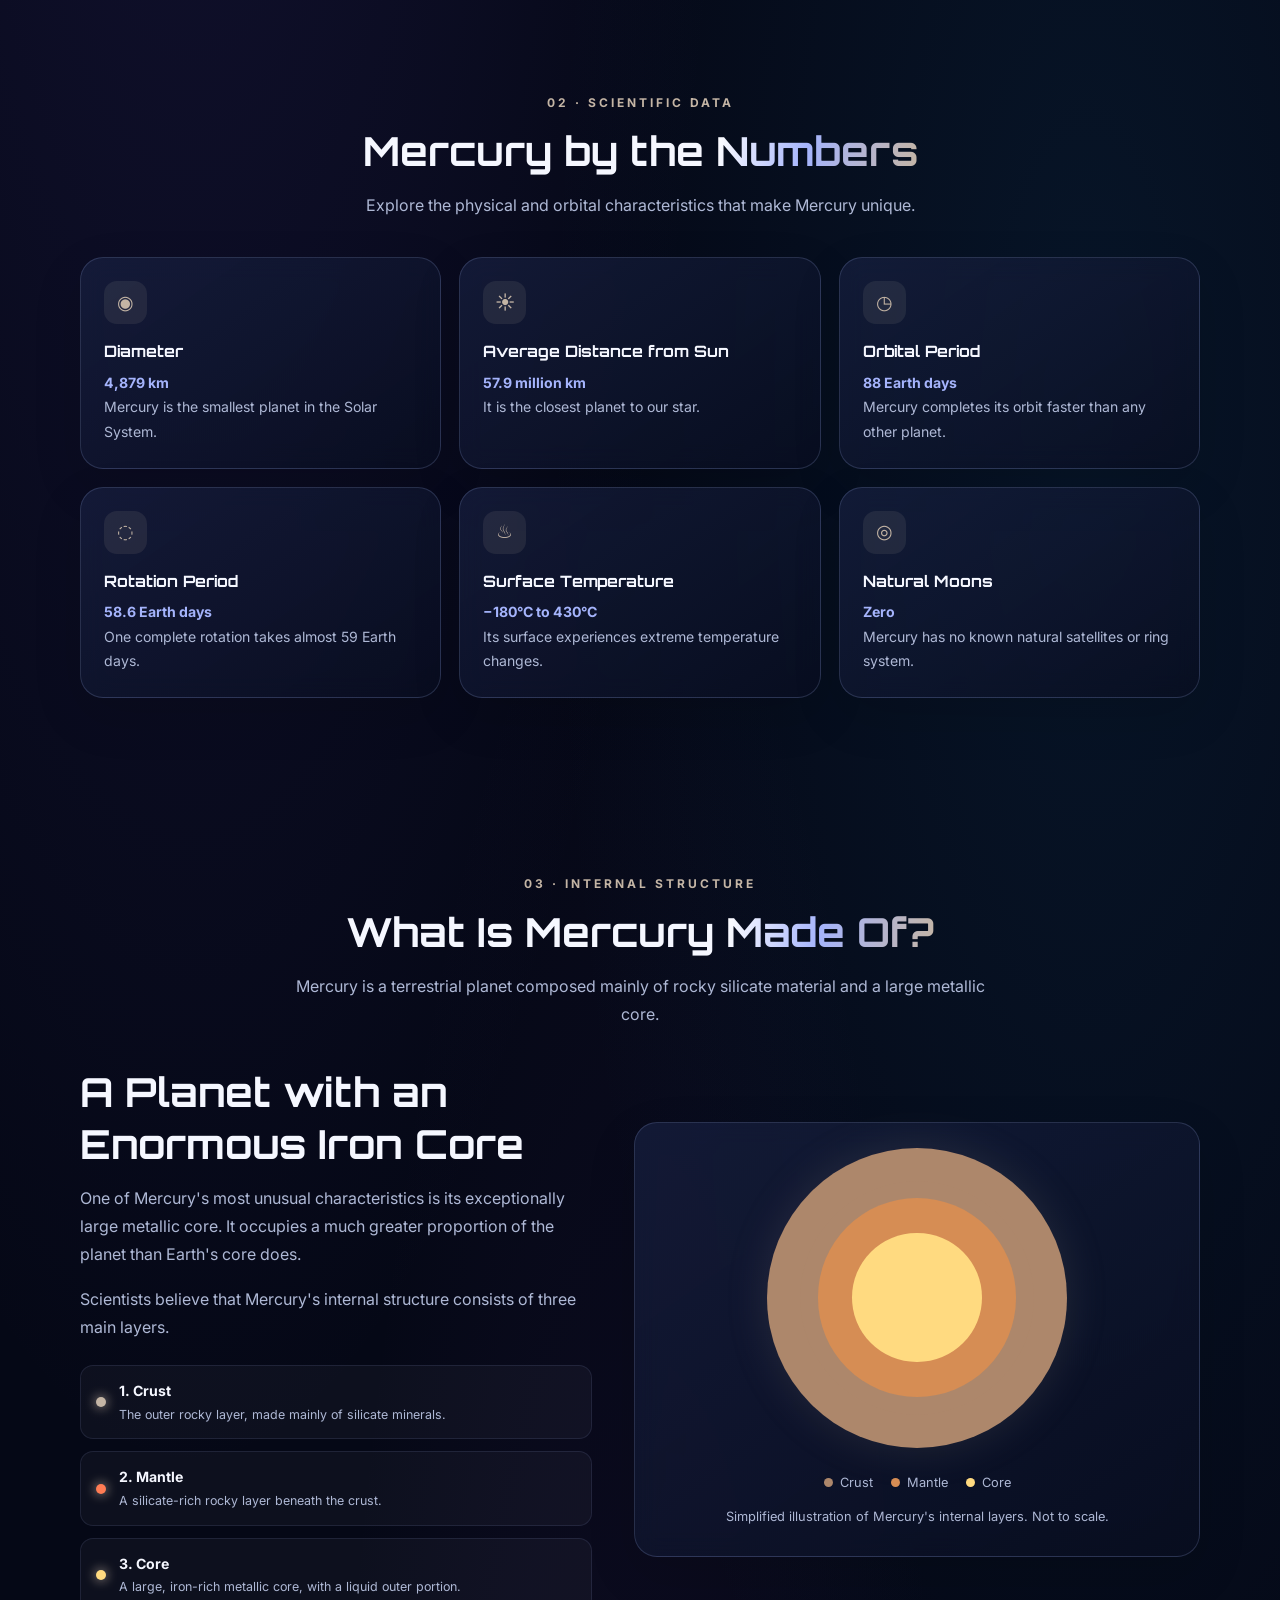
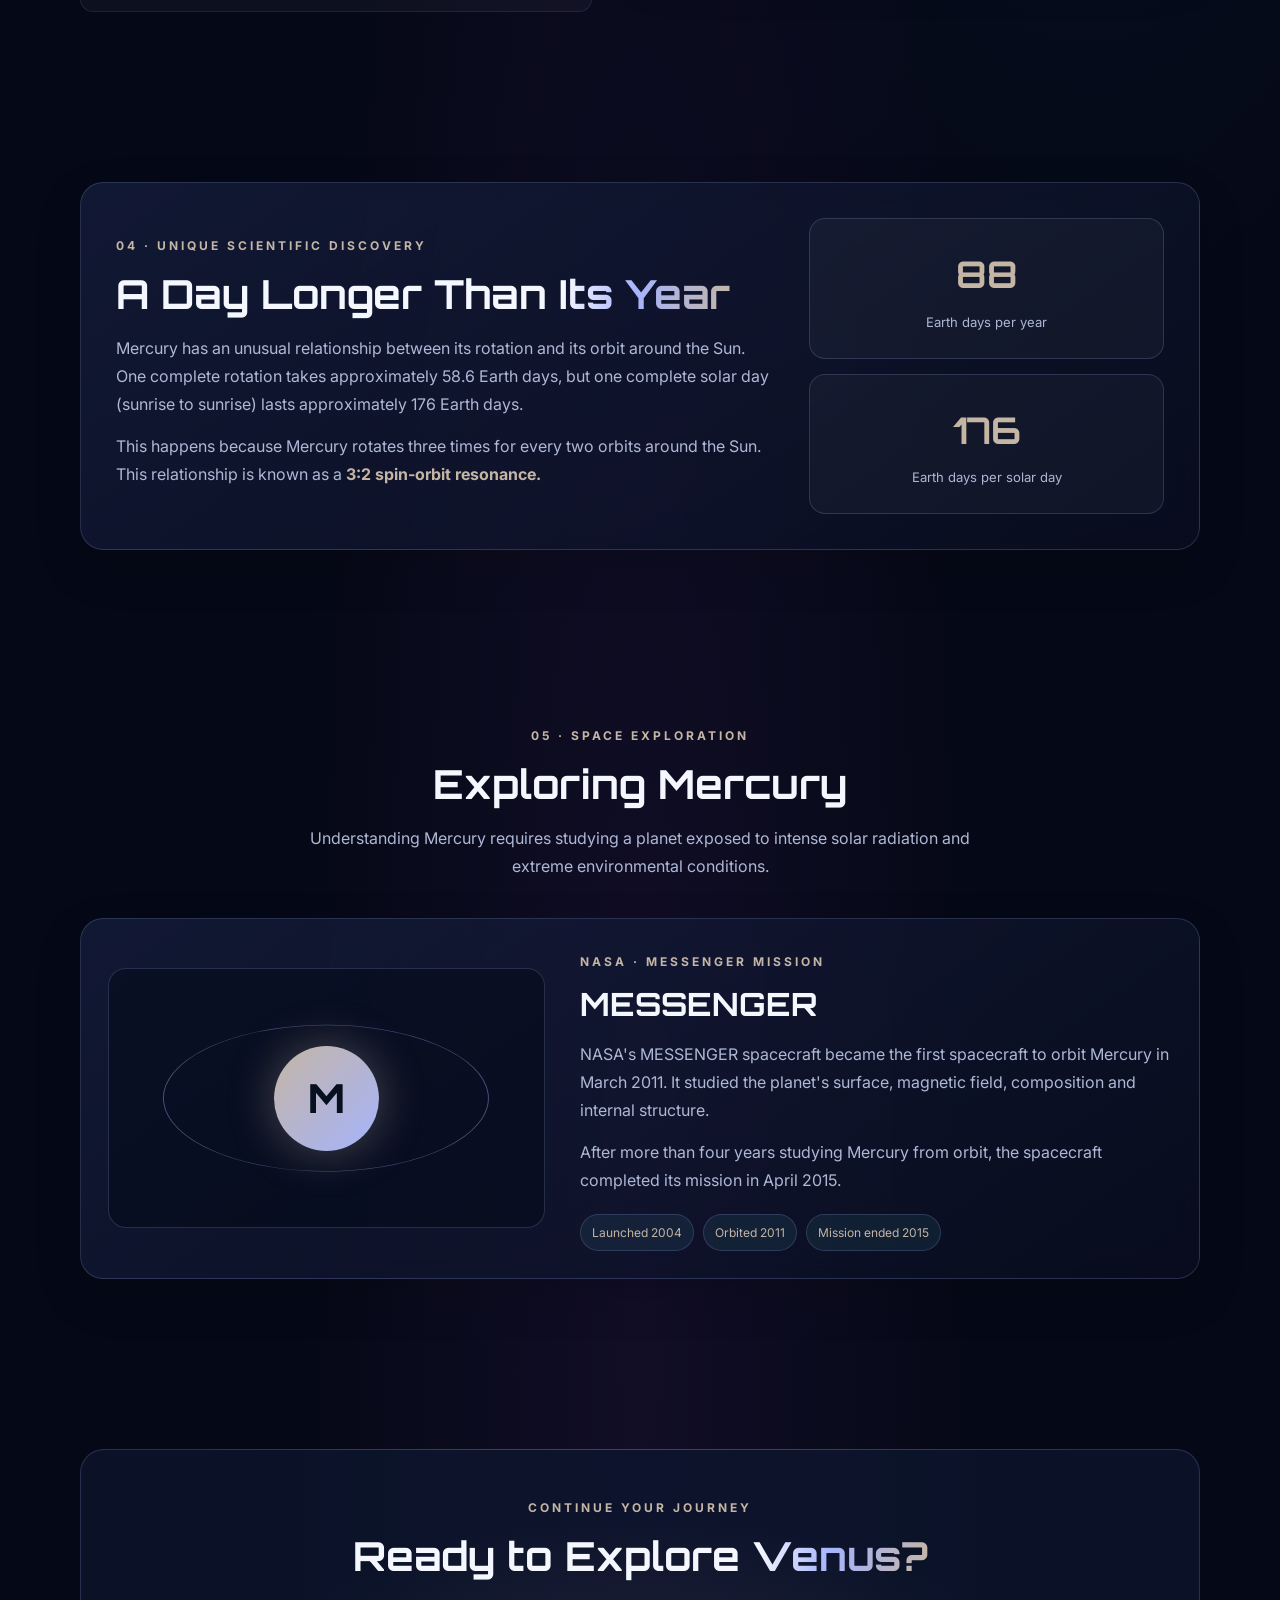
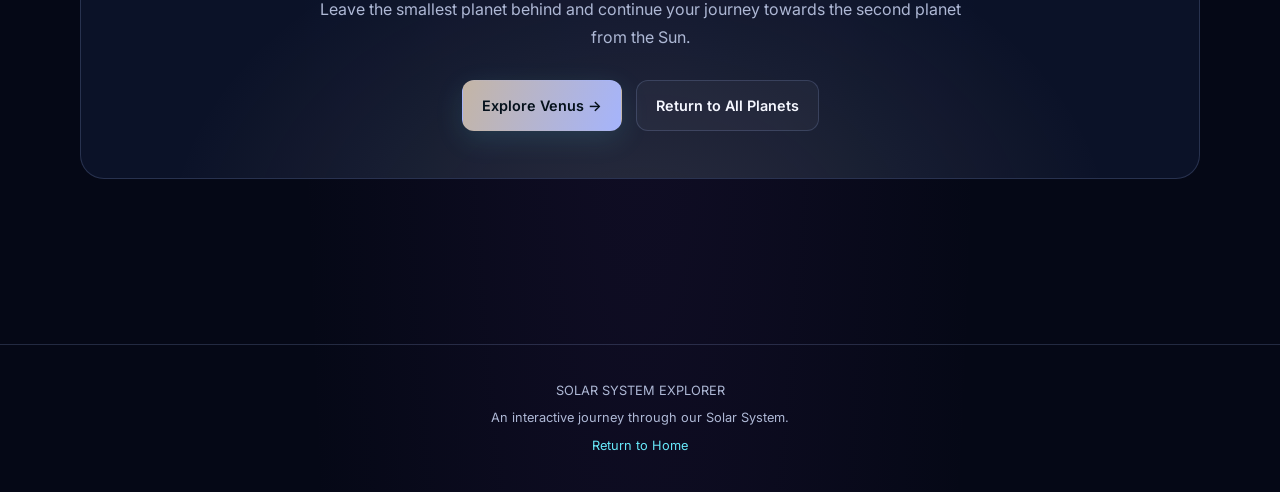
<file: planets/mercury.html>
<!DOCTYPE html>
<html lang="en">
<head>
    <meta charset="UTF-8">
    <meta name="viewport" content="width=device-width, initial-scale=1.0">

    <title>Mercury | Solar System Explorer</title>

    <meta name="description" content="Explore Mercury, the smallest planet in the Solar System. Discover its composition, orbital characteristics, internal structure and scientific discoveries.">

    <link rel="stylesheet" href="../css/planets.css">
</head>

<body>

    <!-- BACKGROUND EFFECTS -->

    <div class="stars"></div>
    <div class="nebula nebula-one"></div>
    <div class="nebula nebula-two"></div>


    <!-- NAVIGATION -->

    <header>
        <a href="../index.html" class="logo">
            SOLAR SYSTEM EXPLORER
        </a>

        <nav>
            <ul>
                <li><a href="../index.html">Home</a></li>
                <li><a href="../index.html#planets">Planets</a></li>
                <li><a href="#overview">Overview</a></li>
                <li><a href="#facts">Facts</a></li>
                <li><a href="#structure">Structure</a></li>
            </ul>
        </nav>
    </header>


    <main class="planet-page" style="--planet-accent: #c4b5a5;">

        <!-- 1. FULL-SCREEN HERO -->

        <section class="hero planet-hero container">

            <div class="hero-copy">

                <span class="eyebrow">PLANET 01 · TERRESTRIAL PLANET</span>

                <h1>
                    <span class="gradient-text">MERCURY</span>
                </h1>

                <h2 class="planet-subtitle">
                    The Swiftest Planet
                </h2>

                <p>
                    The smallest planet in our Solar System, Mercury is a
                    rocky world of extreme temperatures, ancient craters
                    and an unusually large metallic core. Despite being
                    the closest planet to the Sun, it is not the hottest.
                </p>

                <div class="hero-buttons">
                    <a href="#overview" class="button button-primary">
                        Explore Mercury
                    </a>

                    <a href="#facts" class="button button-secondary">
                        Discover the Facts
                    </a>
                </div>

                <div class="hero-stats">

                    <div class="stat">
                        <strong>4,879 km</strong>
                        <span>Diameter</span>
                    </div>

                    <div class="stat">
                        <strong>57.9 million km</strong>
                        <span>Average distance from Sun</span>
                    </div>

                    <div class="stat">
                        <strong>88 days</strong>
                        <span>Orbital period</span>
                    </div>

                </div>

            </div>


            <div class="hero-visual">

                <div class="orbit"></div>
                <div class="orbit orbit-two"></div>
                <div class="planet-glow"></div>

                <img
                    src="../images/mercury.png"
                    alt="Mercury showing its heavily cratered rocky surface"
                    class="planet-image"
                >

                <div class="floating-label label-top">
                    Closest planet to the Sun
                </div>

                <div class="floating-label label-bottom">
                    No natural moons
                </div>

            </div>

        </section>


        <!-- 2. OVERVIEW -->

        <section class="section" id="overview">

            <div class="container overview-grid">

                <div class="overview-text">

                    <span class="eyebrow">01 · PLANET OVERVIEW</span>

                    <h2>
                        A Small World with <span class="gradient-text">Extreme Conditions</span>
                    </h2>

                    <p>
                        Mercury is the smallest planet in the Solar System
                        and the closest to the Sun. Its surface is covered
                        with impact craters, making it resemble Earth's Moon.
                    </p>

                    <p>
                        Unlike Earth, Mercury has an extremely thin
                        exosphere rather than a substantial atmosphere.
                        As a result, its surface experiences enormous
                        temperature differences between day and night.
                    </p>

                    <p>
                        Mercury also travels around the Sun faster than
                        any other planet, completing one orbit in just
                        88 Earth days.
                    </p>

                    <div class="highlight">
                        <strong>Did you know?</strong>
                        A year on Mercury lasts only 88 Earth days,
                        meaning it completes more than four orbits
                        around the Sun during one Earth year.
                    </div>

                </div>

                <div class="image-frame">

                    <img
                        src="../images/mercury core.jpg"
                        alt="Detailed view of Mercury's cratered surface"
                    >

                    <p class="image-caption">
                        Mercury's ancient surface preserves evidence
                        of billions of years of impacts.
                    </p>

                </div>

            </div>

        </section>


        <!-- 3. SCIENTIFIC FACTS -->

        <section class="section" id="facts">

            <div class="container">

                <div class="section-heading">

                    <span class="eyebrow">02 · SCIENTIFIC DATA</span>

                    <h2>
                        Mercury by the <span class="gradient-text">Numbers</span>
                    </h2>

                    <p>
                        Explore the physical and orbital characteristics
                        that make Mercury unique.
                    </p>

                </div>


                <div class="facts-grid">

                    <article class="glass-card fact-card">

                        <div class="fact-icon">◉</div>

                        <h3>Diameter</h3>

                        <p>
                            <strong>4,879 km</strong>
                            <br>
                            Mercury is the smallest planet in the
                            Solar System.
                        </p>

                    </article>


                    <article class="glass-card fact-card">

                        <div class="fact-icon">☀</div>

                        <h3>Average Distance from Sun</h3>

                        <p>
                            <strong>57.9 million km</strong>
                            <br>
                            It is the closest planet to our star.
                        </p>

                    </article>


                    <article class="glass-card fact-card">

                        <div class="fact-icon">◷</div>

                        <h3>Orbital Period</h3>

                        <p>
                            <strong>88 Earth days</strong>
                            <br>
                            Mercury completes its orbit faster
                            than any other planet.
                        </p>

                    </article>


                    <article class="glass-card fact-card">

                        <div class="fact-icon">◌</div>

                        <h3>Rotation Period</h3>

                        <p>
                            <strong>58.6 Earth days</strong>
                            <br>
                            One complete rotation takes almost
                            59 Earth days.
                        </p>

                    </article>


                    <article class="glass-card fact-card">

                        <div class="fact-icon">♨</div>

                        <h3>Surface Temperature</h3>

                        <p>
                            <strong>−180°C to 430°C</strong>
                            <br>
                            Its surface experiences extreme
                            temperature changes.
                        </p>

                    </article>


                    <article class="glass-card fact-card">

                        <div class="fact-icon">◎</div>

                        <h3>Natural Moons</h3>

                        <p>
                            <strong>Zero</strong>
                            <br>
                            Mercury has no known natural satellites
                            or ring system.
                        </p>

                    </article>

                </div>

            </div>

        </section>


        <!-- 4. COMPOSITION AND INTERNAL STRUCTURE -->

        <section class="section" id="structure">

            <div class="container">

                <div class="section-heading">

                    <span class="eyebrow">03 · INTERNAL STRUCTURE</span>

                    <h2>
                        What Is Mercury <span class="gradient-text">Made Of?</span>
                    </h2>

                    <p>
                        Mercury is a terrestrial planet composed mainly
                        of rocky silicate material and a large metallic core.
                    </p>

                </div>


                <div class="core-grid">

                    <div class="core-copy">

                        <h2>
                            A Planet with an Enormous Iron Core
                        </h2>

                        <p>
                            One of Mercury's most unusual characteristics
                            is its exceptionally large metallic core.
                            It occupies a much greater proportion of the
                            planet than Earth's core does.
                        </p>

                        <p>
                            Scientists believe that Mercury's internal
                            structure consists of three main layers.
                        </p>


                        <div class="layer-list">

                            <div class="layer">
                                <div class="layer-dot"></div>

                                <div>
                                    <strong>1. Crust</strong>
                                    <span>
                                        The outer rocky layer, made mainly
                                        of silicate minerals.
                                    </span>
                                </div>
                            </div>


                            <div class="layer">
                                <div class="layer-dot"></div>

                                <div>
                                    <strong>2. Mantle</strong>
                                    <span>
                                        A silicate-rich rocky layer
                                        beneath the crust.
                                    </span>
                                </div>
                            </div>


                            <div class="layer">
                                <div class="layer-dot"></div>

                                <div>
                                    <strong>3. Core</strong>
                                    <span>
                                        A large, iron-rich metallic core,
                                        with a liquid outer portion.
                                    </span>
                                </div>
                            </div>

                        </div>

                    </div>


                    <div class="structure-visual glass-card">

                        <div class="structure-diagram">

                            <div class="structure-layer structure-crust">
                                <div class="structure-layer structure-mantle">
                                    <div class="structure-layer structure-core"></div>
                                </div>
                            </div>

                        </div>

                        <div class="structure-legend">

                            <div>
                                <span class="legend-dot crust-dot"></span>
                                Crust
                            </div>

                            <div>
                                <span class="legend-dot mantle-dot"></span>
                                Mantle
                            </div>

                            <div>
                                <span class="legend-dot core-dot"></span>
                                Core
                            </div>

                        </div>

                        <p class="image-caption">
                            Simplified illustration of Mercury's
                            internal layers. Not to scale.
                        </p>

                    </div>

                </div>

            </div>

        </section>


        <!-- 5. UNIQUE SCIENTIFIC FACT -->

        <section class="section">

            <div class="container">

                <div class="glass-card discovery-card">

                    <div class="discovery-content">

                        <span class="eyebrow">
                            04 · UNIQUE SCIENTIFIC DISCOVERY
                        </span>

                        <h2>
                            A Day Longer Than <span class="gradient-text">Its Year</span>
                        </h2>

                        <p>
                            Mercury has an unusual relationship between
                            its rotation and its orbit around the Sun.
                            One complete rotation takes approximately
                            58.6 Earth days, but one complete solar day
                            (sunrise to sunrise) lasts approximately
                            176 Earth days.
                        </p>

                        <p>
                            This happens because Mercury rotates three
                            times for every two orbits around the Sun.
                            This relationship is known as a
                            <strong>3:2 spin-orbit resonance.</strong>
                        </p>

                    </div>


                    <div class="discovery-stats">

                        <div class="discovery-stat">
                            <strong>88</strong>
                            <span>Earth days per year</span>
                        </div>

                        <div class="discovery-stat">
                            <strong>176</strong>
                            <span>Earth days per solar day</span>
                        </div>

                    </div>

                </div>

            </div>

        </section>


        <!-- 6. SPACECRAFT EXPLORATION -->

        <section class="section" id="exploration">

            <div class="container">

                <div class="section-heading">

                    <span class="eyebrow">05 · SPACE EXPLORATION</span>

                    <h2>
                        Exploring Mercury
                    </h2>

                    <p>
                        Understanding Mercury requires studying a planet
                        exposed to intense solar radiation and extreme
                        environmental conditions.
                    </p>

                </div>


                <div class="glass-card mission-card">

                    <div class="mission-visual">

                        <div class="mission-orbit"></div>

                        <div class="mission-symbol">
                            M
                        </div>

                    </div>


                    <div class="mission-content">

                        <span class="eyebrow">
                            NASA · MESSENGER MISSION
                        </span>

                        <h2>
                            MESSENGER
                        </h2>

                        <p>
                            NASA's MESSENGER spacecraft became the first
                            spacecraft to orbit Mercury in March 2011.
                            It studied the planet's surface, magnetic
                            field, composition and internal structure.
                        </p>

                        <p>
                            After more than four years studying Mercury
                            from orbit, the spacecraft completed its
                            mission in April 2015.
                        </p>

                        <div class="mission-tags">

                            <span class="tag">Launched 2004</span>

                            <span class="tag">Orbited 2011</span>

                            <span class="tag">Mission ended 2015</span>

                        </div>

                    </div>

                </div>

            </div>

        </section>


        <!-- 7. CLOSING BANNER -->

        <section class="section">

            <div class="container">

                <div class="closing-banner">

                    <span class="eyebrow">
                        CONTINUE YOUR JOURNEY
                    </span>

                    <h2>
                        Ready to Explore <span class="gradient-text">Venus?</span>
                    </h2>

                    <p>
                        Leave the smallest planet behind and continue
                        your journey towards the second planet from the Sun.
                    </p>

                    <a href="venus.html" class="button button-primary">
                        Explore Venus →
                    </a>

                    <a href="../index.html#planets" class="button button-secondary">
                        Return to All Planets
                    </a>

                </div>

            </div>

        </section>

    </main>


    <!-- FOOTER -->

    <footer>

        <p>
            SOLAR SYSTEM EXPLORER
        </p>

        <p>
            An interactive journey through our Solar System.
        </p>

        <p>
            <a href="../index.html">Return to Home</a>
        </p>

    </footer>

</body>
</html>
</file>
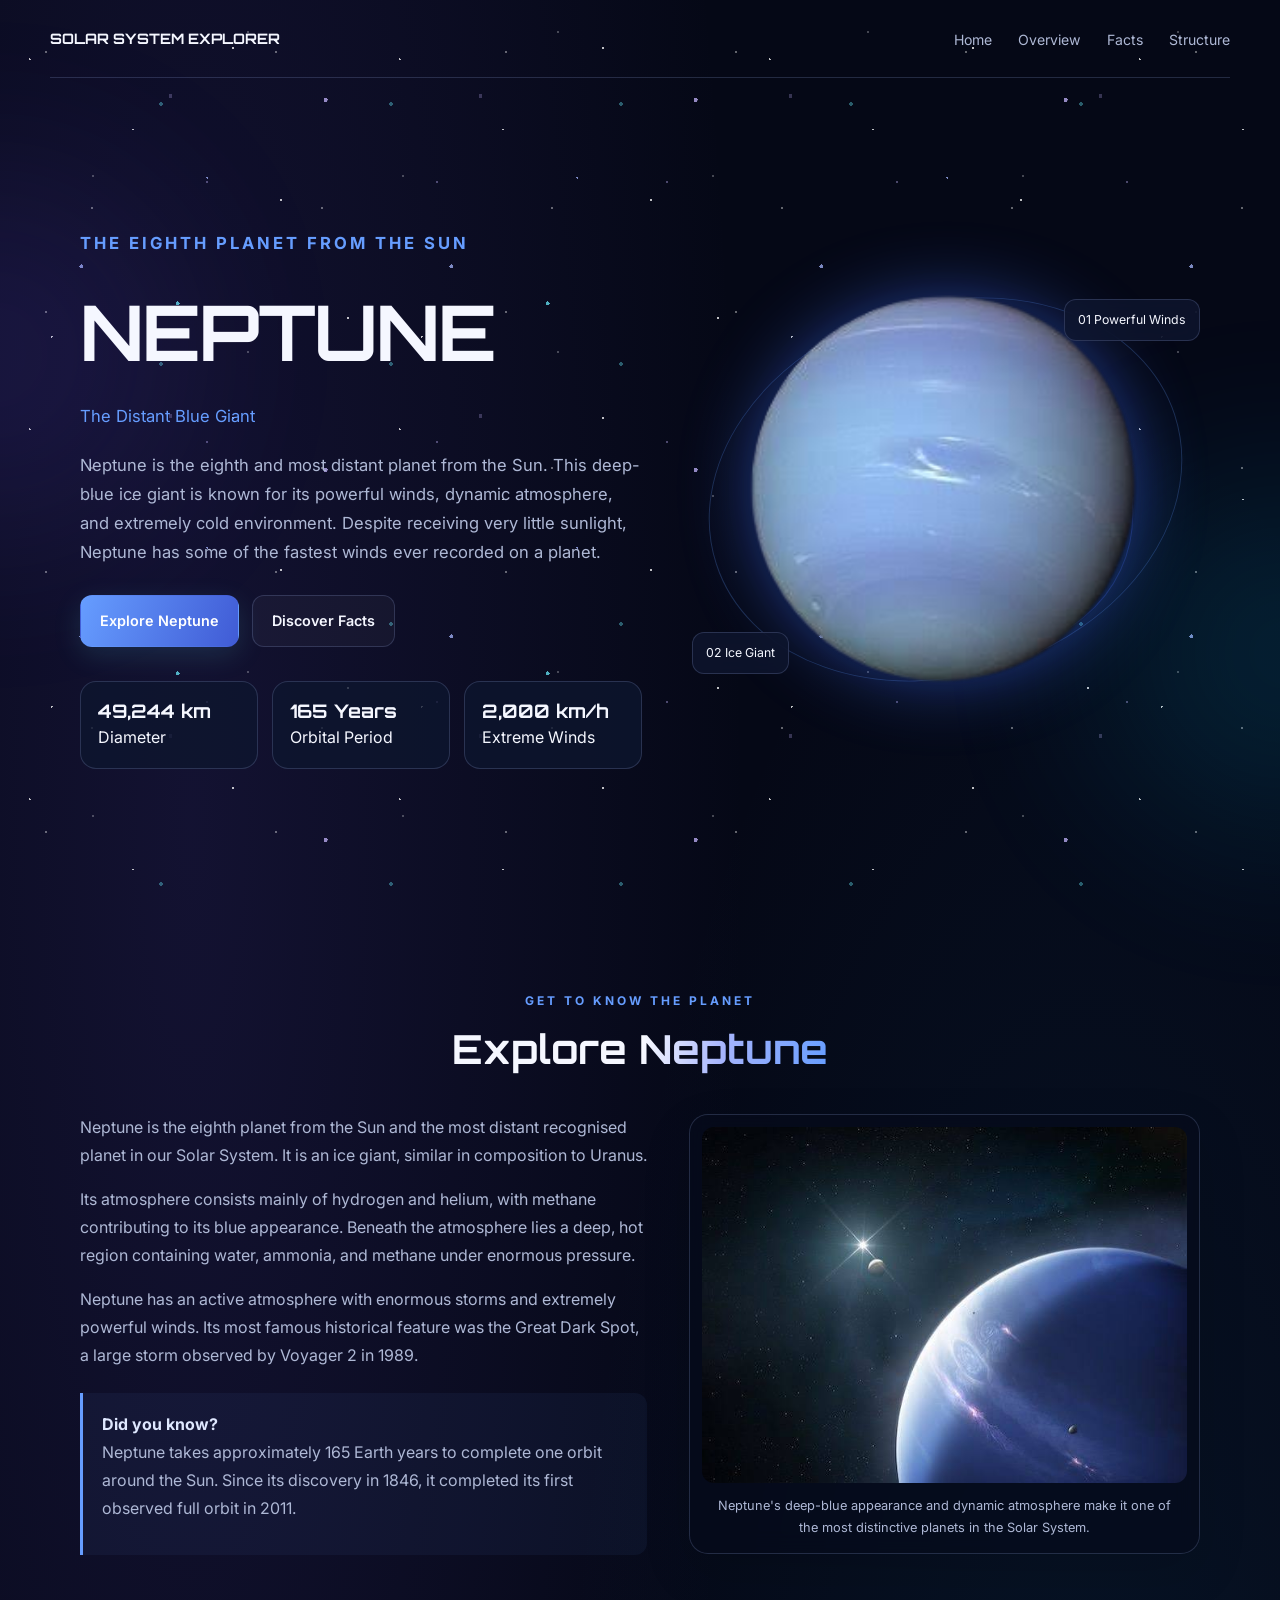
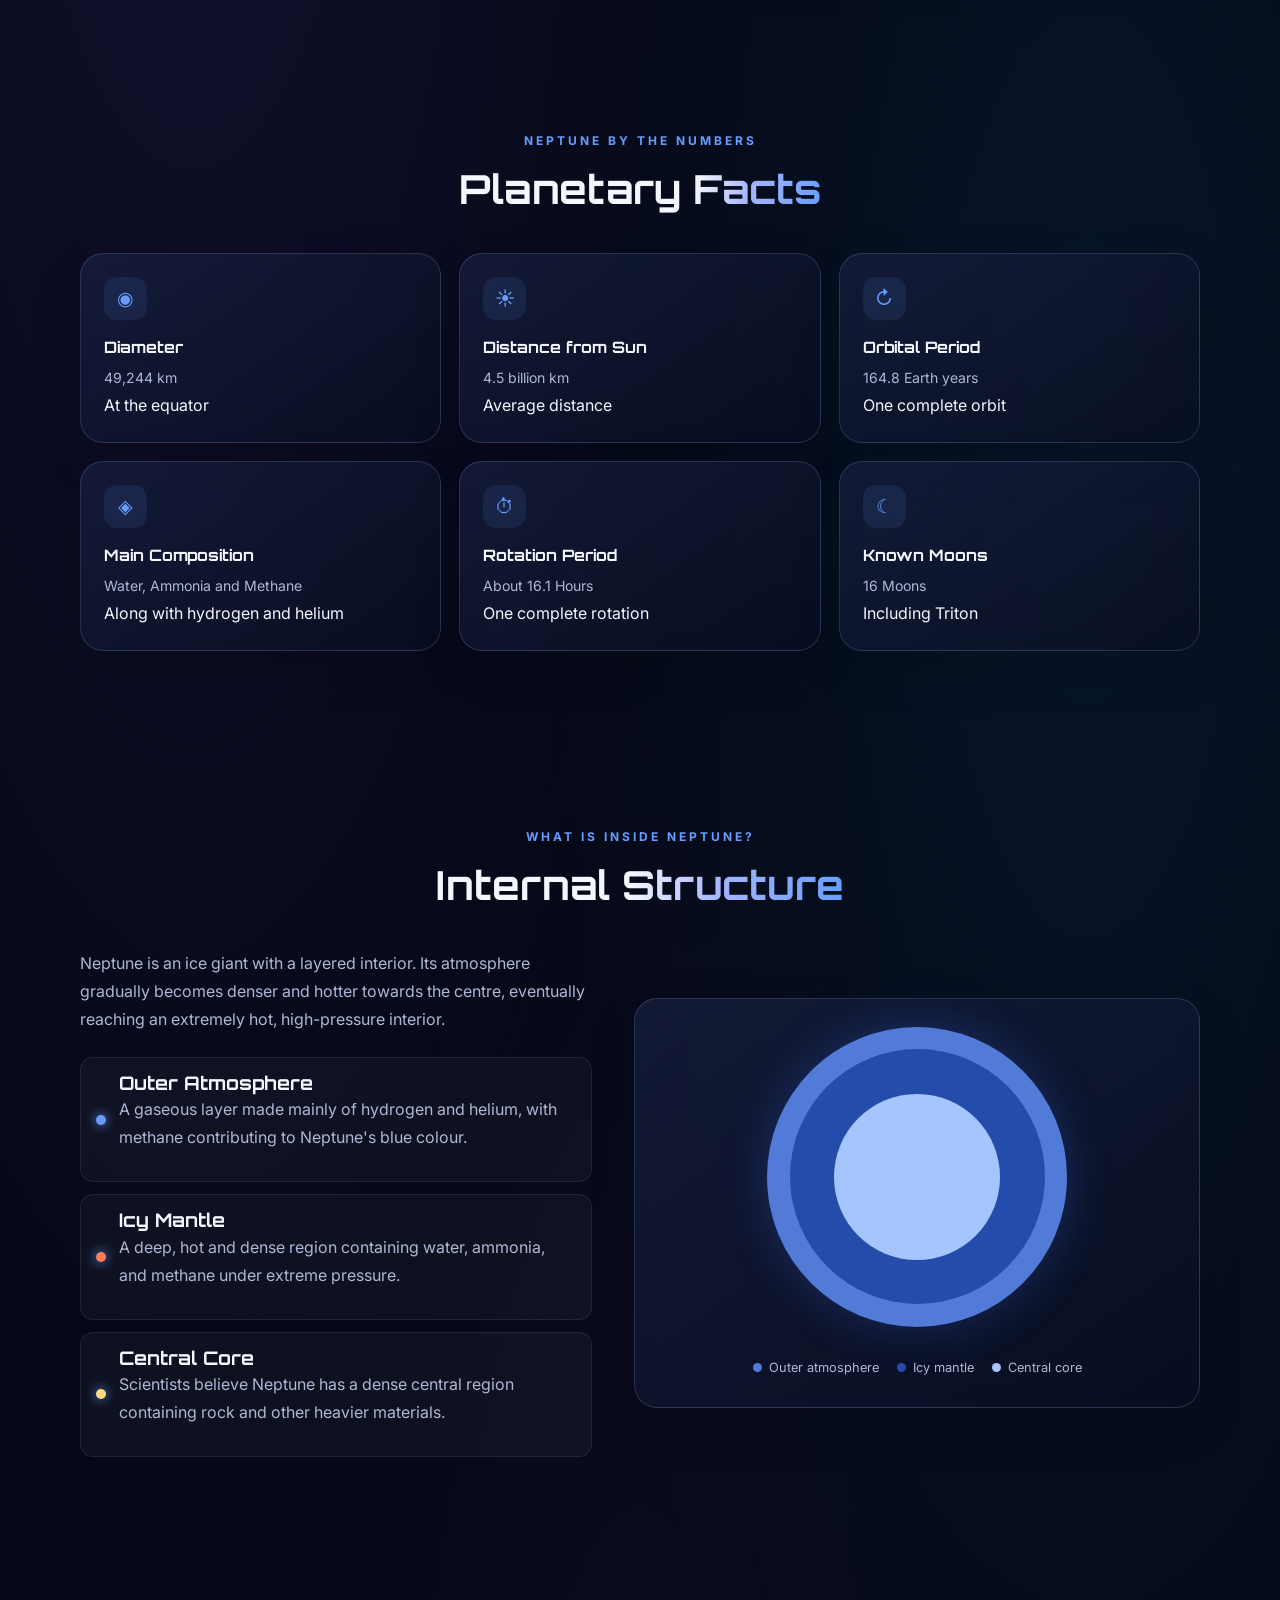
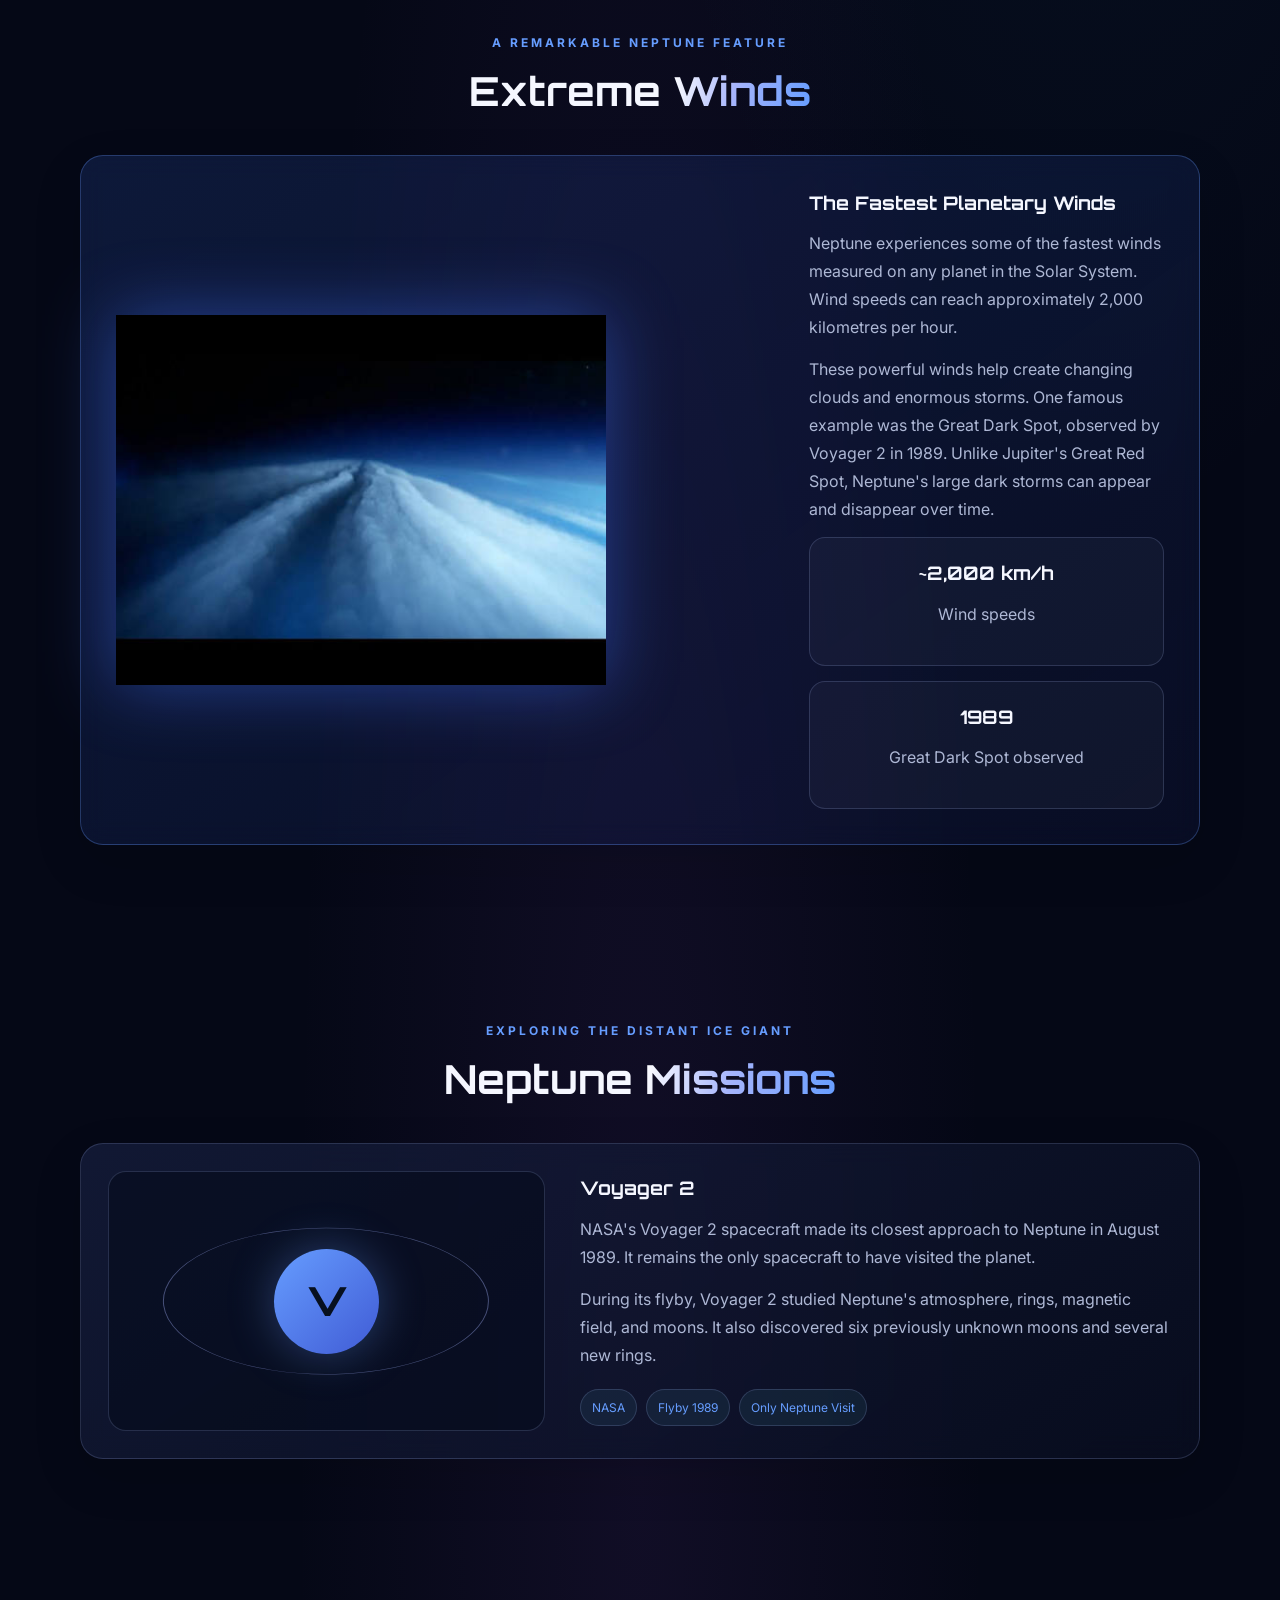
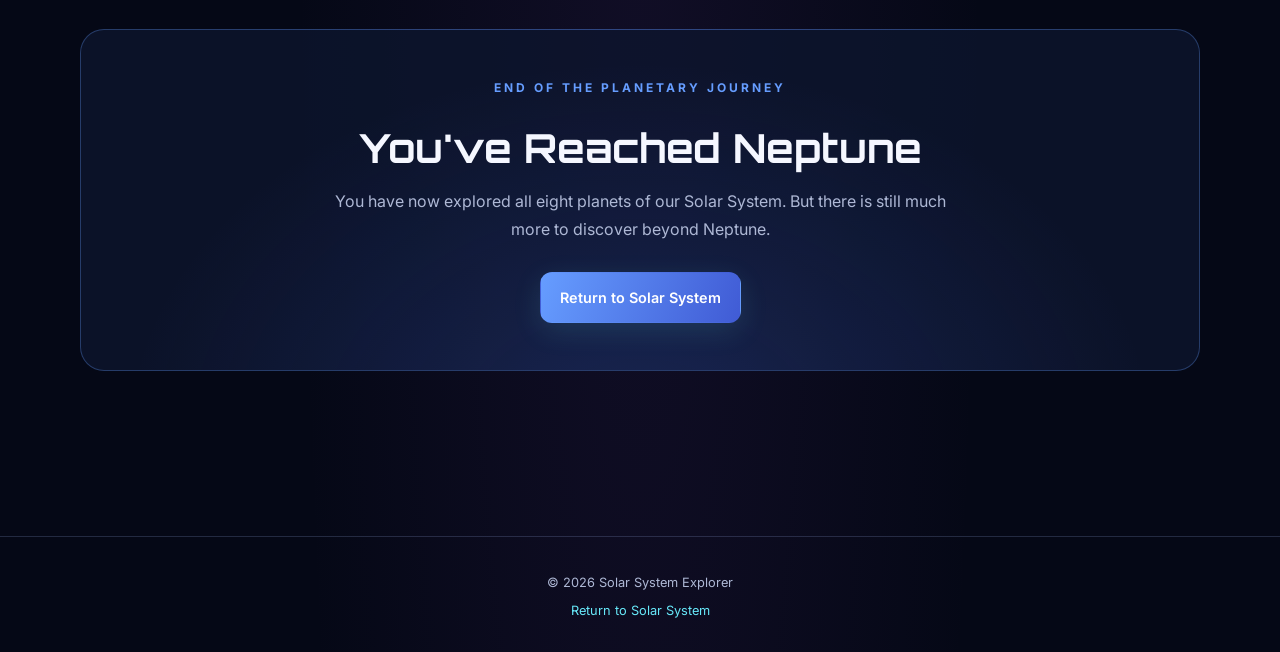
<file: planets/neptune.html>
<!DOCTYPE html>
<html lang="en">
<head>
    <meta charset="UTF-8">
    <meta name="viewport" content="width=device-width, initial-scale=1.0">
    <title>Neptune | Solar System Explorer</title>
    <link rel="stylesheet" href="../css/planets.css">
</head>

<body>

    <div class="stars"></div>
    <div class="nebula nebula-one"></div>
    <div class="nebula nebula-two"></div>

    <header>
        <a href="../index.html" class="logo">SOLAR SYSTEM EXPLORER</a>

        <nav>
            <ul>
                <li><a href="../index.html">Home</a></li>
                <li><a href="#overview">Overview</a></li>
                <li><a href="#facts">Facts</a></li>
                <li><a href="#structure">Structure</a></li>
            </ul>
        </nav>
    </header>

    <main class="neptune-page">

        <!-- HERO SECTION -->
        <section class="planet-hero hero container">

            <div class="hero-copy">
                <p class="eyebrow">THE EIGHTH PLANET FROM THE SUN</p>

                <h1>NEPTUNE</h1>

                <p class="planet-subtitle">The Distant Blue Giant</p>

                <p>
                    Neptune is the eighth and most distant planet
                    from the Sun. This deep-blue ice giant is known
                    for its powerful winds, dynamic atmosphere, and
                    extremely cold environment. Despite receiving
                    very little sunlight, Neptune has some of the
                    fastest winds ever recorded on a planet.
                </p>

                <div class="hero-buttons">
                    <a href="#overview" class="button button-primary">
                        Explore Neptune
                    </a>

                    <a href="#facts" class="button button-secondary">
                        Discover Facts
                    </a>
                </div>

                <div class="hero-stats">
                    <div class="stat">
                        <h3>49,244 km</h3>
                        <p>Diameter</p>
                    </div>

                    <div class="stat">
                        <h3>165 Years</h3>
                        <p>Orbital Period</p>
                    </div>

                    <div class="stat">
                        <h3>2,000 km/h</h3>
                        <p>Extreme Winds</p>
                    </div>
                </div>
            </div>

            <div class="hero-visual">
                <div class="orbit"></div>
                <div class="orbit orbit-two"></div>

                <div class="planet-glow"></div>

                <img
                    src="../images/neptune.png"
                    alt="Neptune showing its deep blue atmosphere"
                    class="planet-image"
                >

                <div class="floating-label label-top">
                    <span>01</span>
                    Powerful Winds
                </div>

                <div class="floating-label label-bottom">
                    <span>02</span>
                    Ice Giant
                </div>
            </div>

        </section>


        <!-- OVERVIEW SECTION -->
        <section class="section container" id="overview">

            <div class="section-heading">
                <p class="eyebrow">GET TO KNOW THE PLANET</p>
                <h2>Explore <span class="gradient-text">Neptune</span></h2>
            </div>

            <div class="overview-grid">

                <div class="overview-text">
                    <p>
                        Neptune is the eighth planet from the Sun
                        and the most distant recognised planet in
                        our Solar System. It is an ice giant, similar
                        in composition to Uranus.
                    </p>

                    <p>
                        Its atmosphere consists mainly of hydrogen
                        and helium, with methane contributing to
                        its blue appearance. Beneath the atmosphere
                        lies a deep, hot region containing water,
                        ammonia, and methane under enormous pressure.
                    </p>

                    <p>
                        Neptune has an active atmosphere with
                        enormous storms and extremely powerful
                        winds. Its most famous historical feature
                        was the Great Dark Spot, a large storm
                        observed by Voyager 2 in 1989.
                    </p>

                    <div class="highlight">
                        <strong>Did you know?</strong>
                        <p>
                            Neptune takes approximately 165 Earth
                            years to complete one orbit around the
                            Sun. Since its discovery in 1846, it
                            completed its first observed full orbit
                            in 2011.
                        </p>
                    </div>
                </div>

                <div class="image-frame glass-card">
                    <img
                        src="../images/neptune upclose.jfif"
                        alt="Detailed view of Neptune"
                    >

                    <p class="image-caption">
                        Neptune's deep-blue appearance and dynamic
                        atmosphere make it one of the most distinctive
                        planets in the Solar System.
                    </p>
                </div>

            </div>
        </section>


        <!-- FACTS SECTION -->
        <section class="section container" id="facts">

            <div class="section-heading">
                <p class="eyebrow">NEPTUNE BY THE NUMBERS</p>
                <h2>Planetary <span class="gradient-text">Facts</span></h2>
            </div>

            <div class="facts-grid">

                <div class="fact-card glass-card">
                    <div class="fact-icon">◉</div>
                    <h3>Diameter</h3>
                    <p>49,244 km</p>
                    <span>At the equator</span>
                </div>

                <div class="fact-card glass-card">
                    <div class="fact-icon">☀</div>
                    <h3>Distance from Sun</h3>
                    <p>4.5 billion km</p>
                    <span>Average distance</span>
                </div>

                <div class="fact-card glass-card">
                    <div class="fact-icon">↻</div>
                    <h3>Orbital Period</h3>
                    <p>164.8 Earth years</p>
                    <span>One complete orbit</span>
                </div>

                <div class="fact-card glass-card">
                    <div class="fact-icon">◈</div>
                    <h3>Main Composition</h3>
                    <p>Water, Ammonia and Methane</p>
                    <span>Along with hydrogen and helium</span>
                </div>

                <div class="fact-card glass-card">
                    <div class="fact-icon">⏱</div>
                    <h3>Rotation Period</h3>
                    <p>About 16.1 Hours</p>
                    <span>One complete rotation</span>
                </div>

                <div class="fact-card glass-card">
                    <div class="fact-icon">☾</div>
                    <h3>Known Moons</h3>
                    <p>16 Moons</p>
                    <span>Including Triton</span>
                </div>

            </div>
        </section>


        <!-- INTERNAL STRUCTURE SECTION -->
        <section class="section container" id="structure">

            <div class="section-heading">
                <p class="eyebrow">WHAT IS INSIDE NEPTUNE?</p>
                <h2>Internal <span class="gradient-text">Structure</span></h2>
            </div>

            <div class="core-grid">

                <div class="core-copy">
                    <p>
                        Neptune is an ice giant with a layered
                        interior. Its atmosphere gradually becomes
                        denser and hotter towards the centre,
                        eventually reaching an extremely hot,
                        high-pressure interior.
                    </p>

                    <div class="layer-list">

                        <div class="layer">
                            <span class="layer-dot"></span>
                            <div>
                                <h3>Outer Atmosphere</h3>
                                <p>
                                    A gaseous layer made mainly of
                                    hydrogen and helium, with methane
                                    contributing to Neptune's blue colour.
                                </p>
                            </div>
                        </div>

                        <div class="layer">
                            <span class="layer-dot"></span>
                            <div>
                                <h3>Icy Mantle</h3>
                                <p>
                                    A deep, hot and dense region
                                    containing water, ammonia, and
                                    methane under extreme pressure.
                                </p>
                            </div>
                        </div>

                        <div class="layer">
                            <span class="layer-dot"></span>
                            <div>
                                <h3>Central Core</h3>
                                <p>
                                    Scientists believe Neptune has
                                    a dense central region containing
                                    rock and other heavier materials.
                                </p>
                            </div>
                        </div>

                    </div>
                </div>

                <div class="structure-visual glass-card">
                    <div class="structure-diagram neptune-structure-diagram">
                        <div class="structure-layer structure-mantle">
                            <div class="structure-layer structure-core"></div>
                        </div>
                    </div>

                    <div class="structure-legend">
                        <div>
                            <span class="legend-dot crust-dot"></span>
                            Outer atmosphere
                        </div>

                        <div>
                            <span class="legend-dot mantle-dot"></span>
                            Icy mantle
                        </div>

                        <div>
                            <span class="legend-dot core-dot"></span>
                            Central core
                        </div>
                    </div>
                </div>

            </div>
        </section>


        <!-- UNIQUE DISCOVERY SECTION -->
        <section class="section container">

            <div class="section-heading">
                <p class="eyebrow">A REMARKABLE NEPTUNE FEATURE</p>
                <h2>Extreme <span class="gradient-text">Winds</span></h2>
            </div>

            <div class="discovery-card glass-card">
                <img
                    src="../images/winds.jfif"
                    alt="Neptune showing its deep blue atmosphere"
                    class="planet-image"
                >

                <div class="discovery-content">
                    <h3>The Fastest Planetary Winds</h3>

                    <p>
                        Neptune experiences some of the fastest
                        winds measured on any planet in the Solar
                        System. Wind speeds can reach approximately
                        2,000 kilometres per hour.
                    </p>

                    <p>
                        These powerful winds help create changing
                        clouds and enormous storms. One famous
                        example was the Great Dark Spot, observed
                        by Voyager 2 in 1989. Unlike Jupiter's
                        Great Red Spot, Neptune's large dark storms
                        can appear and disappear over time.
                    </p>

                    <div class="discovery-stats">
                        <div class="discovery-stat">
                            <h3>~2,000 km/h</h3>
                            <p>Wind speeds</p>
                        </div>

                        <div class="discovery-stat">
                            <h3>1989</h3>
                            <p>Great Dark Spot observed</p>
                        </div>
                    </div>
                </div>

            </div>
        </section>


        <!-- EXPLORATION SECTION -->
        <section class="section container">

            <div class="section-heading">
                <p class="eyebrow">EXPLORING THE DISTANT ICE GIANT</p>
                <h2>Neptune <span class="gradient-text">Missions</span></h2>
            </div>

            <div class="mission-card glass-card">

                <div class="mission-visual">
                    <div class="mission-orbit"></div>
                    <div class="mission-symbol">V</div>
                </div>

                <div class="mission-content">
                    <h3>Voyager 2</h3>

                    <p>
                        NASA's Voyager 2 spacecraft made its closest
                        approach to Neptune in August 1989. It remains
                        the only spacecraft to have visited the planet.
                    </p>

                    <p>
                        During its flyby, Voyager 2 studied Neptune's
                        atmosphere, rings, magnetic field, and moons.
                        It also discovered six previously unknown
                        moons and several new rings.
                    </p>

                    <div class="mission-tags">
                        <span class="tag">NASA</span>
                        <span class="tag">Flyby 1989</span>
                        <span class="tag">Only Neptune Visit</span>
                    </div>
                </div>

            </div>
        </section>


        <!-- CLOSING SECTION -->
        <section class="section container">
            <div class="closing-banner">
                <p class="eyebrow">END OF THE PLANETARY JOURNEY</p>

                <h2>You've Reached Neptune</h2>

                <p>
                    You have now explored all eight planets
                    of our Solar System. But there is still
                    much more to discover beyond Neptune.
                </p>

                <a href="../index.html" class="button button-primary">
                    Return to Solar System
                </a>
            </div>
        </section>

    </main>


    <footer>
        <p>© 2026 Solar System Explorer</p>
        <a href="../index.html">Return to Solar System</a>
    </footer>

</body>
</html>
</file>
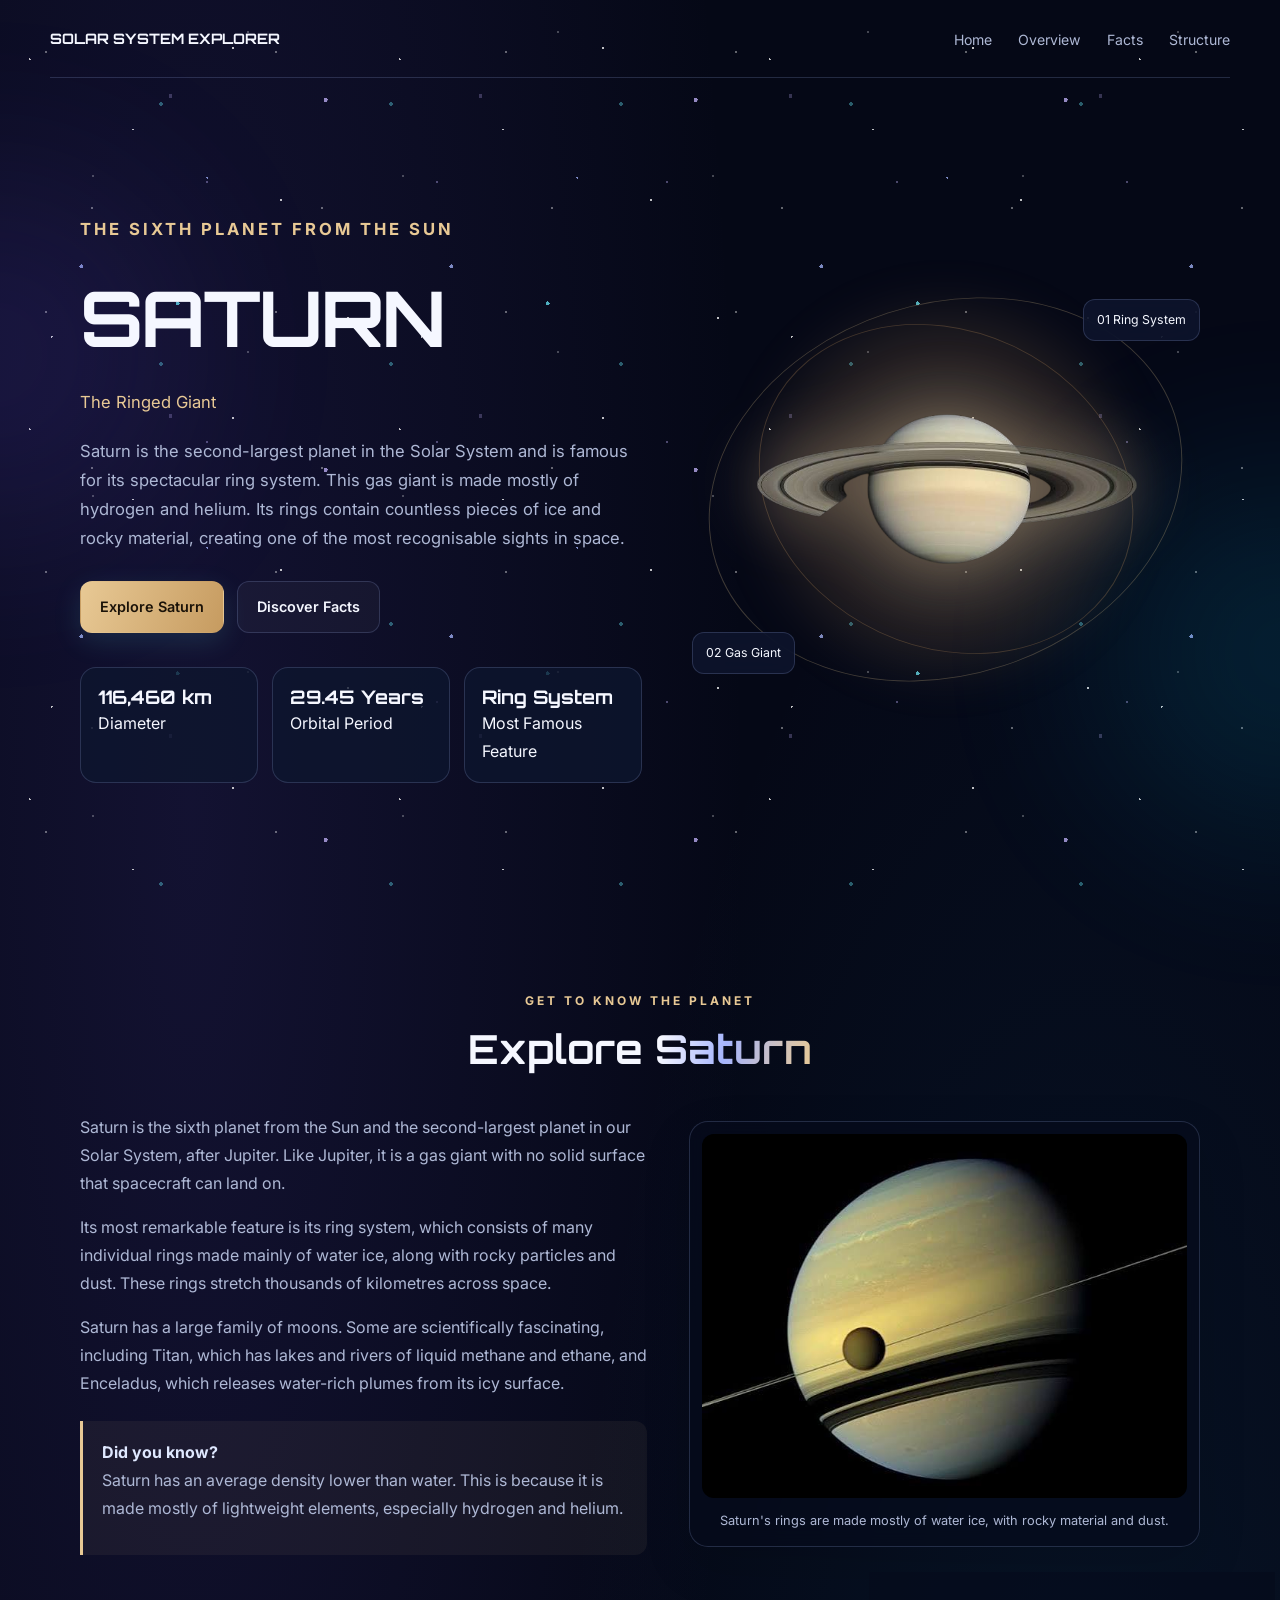
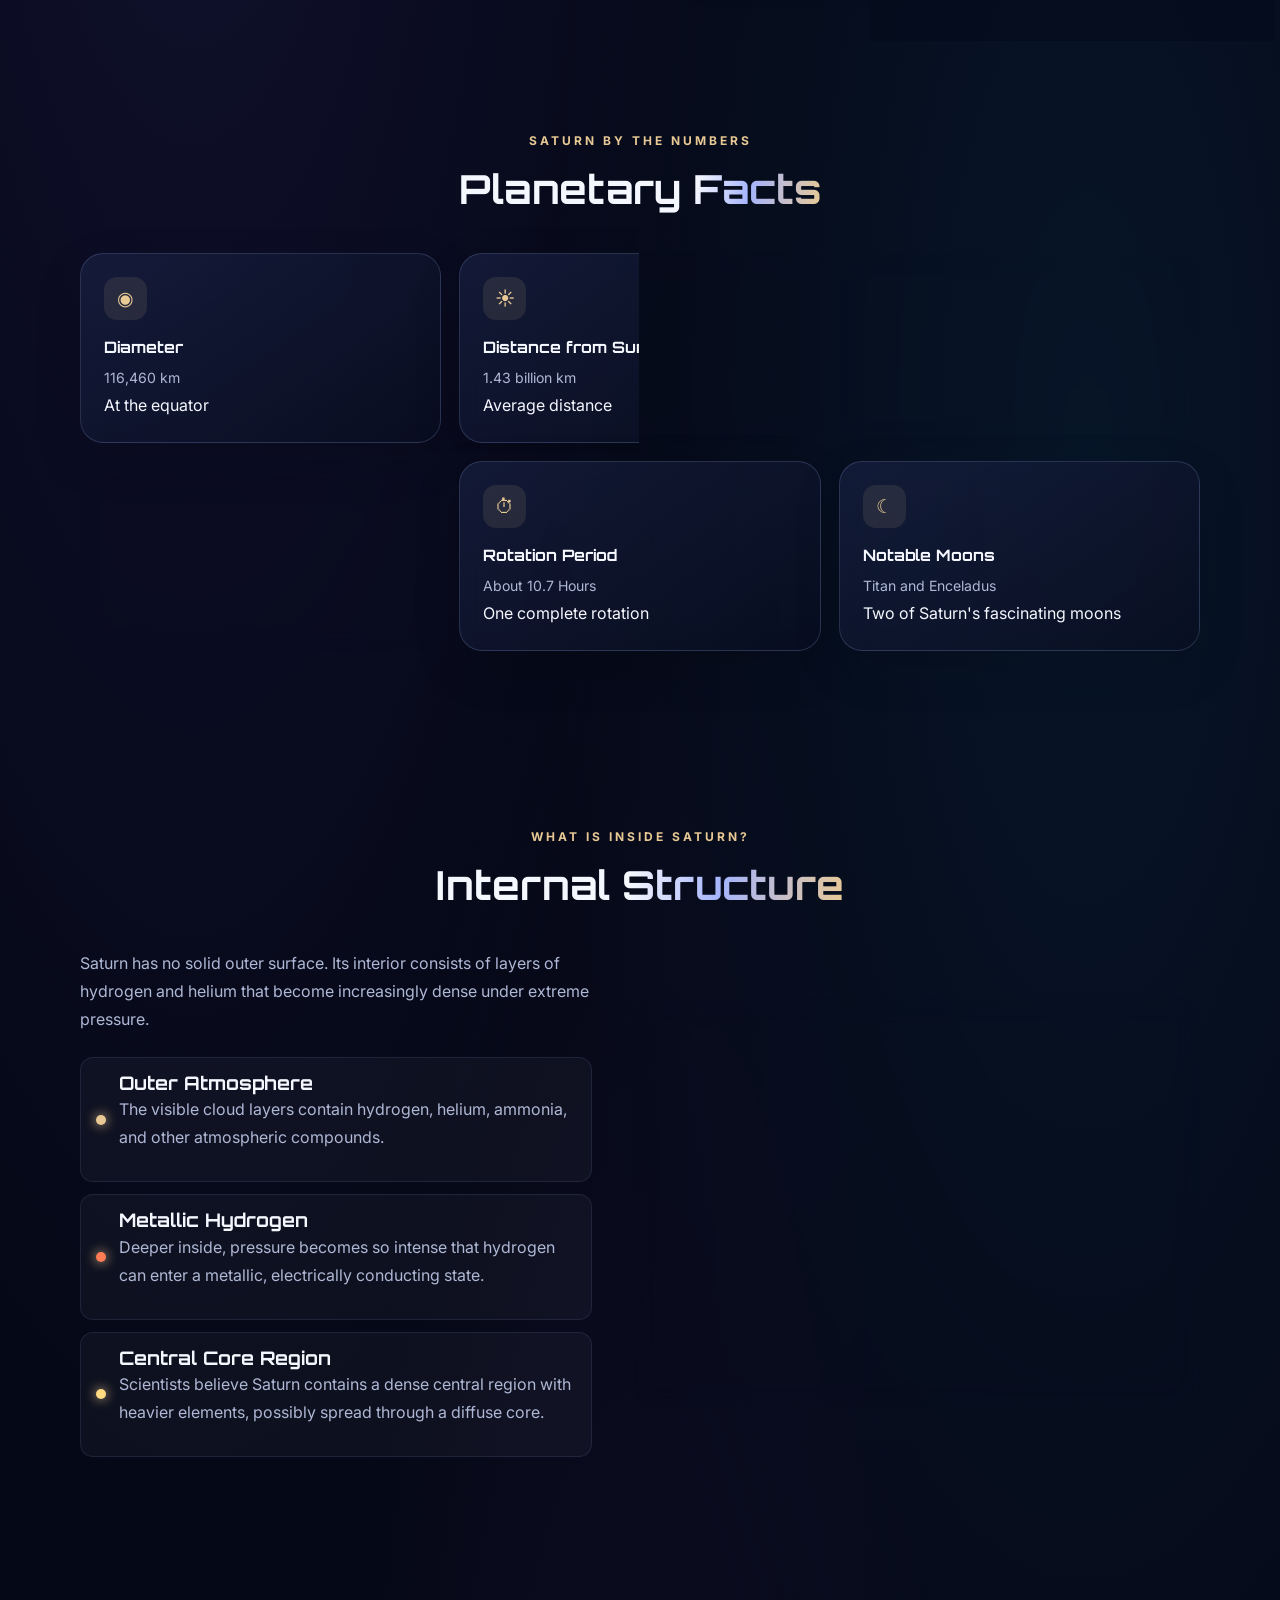
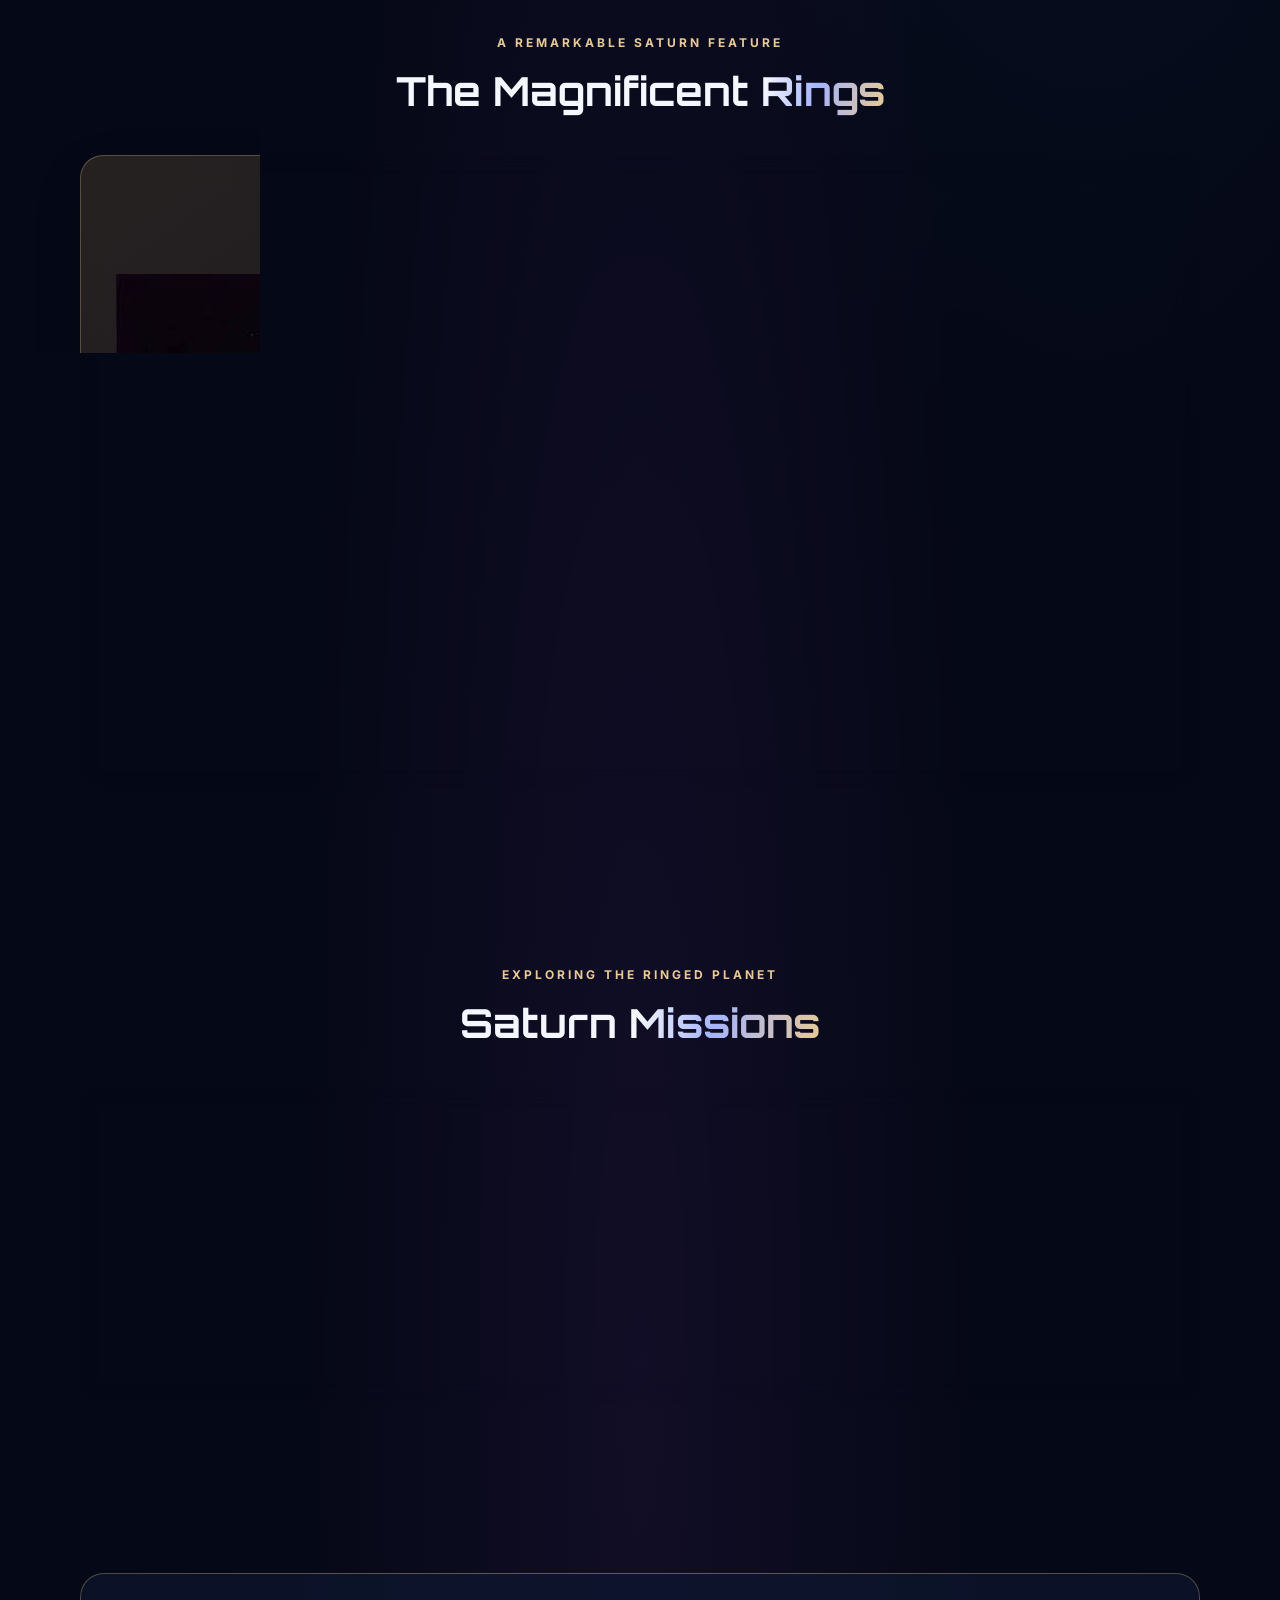
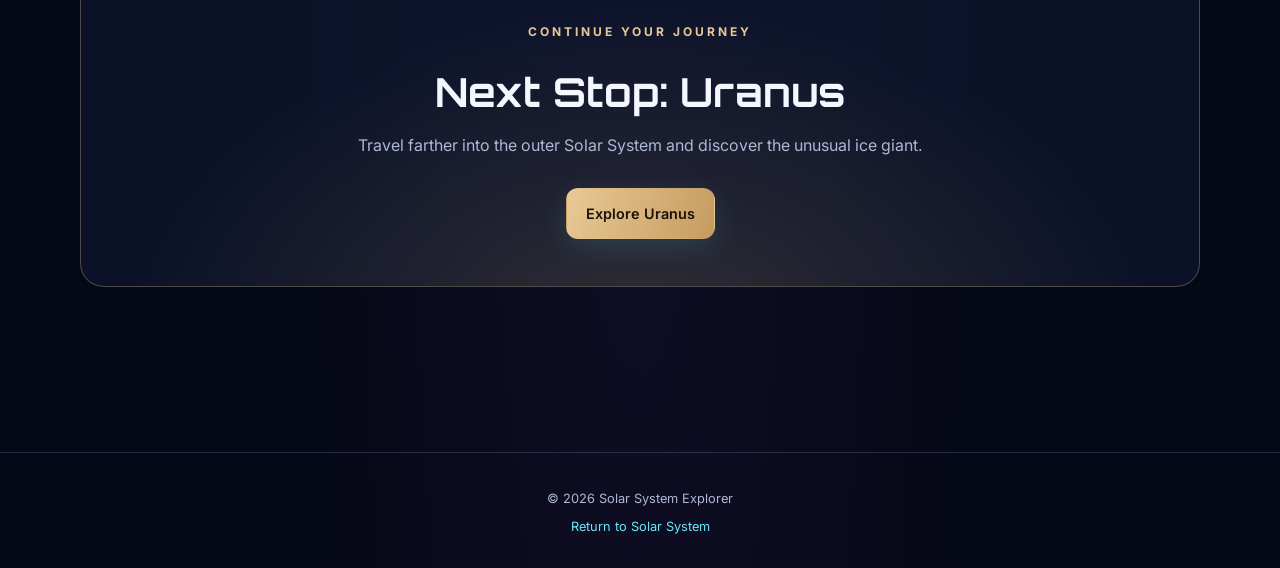
<file: planets/saturn.html>
<!DOCTYPE html>
<html lang="en">
<head>
    <meta charset="UTF-8">
    <meta name="viewport" content="width=device-width, initial-scale=1.0">
    <title>Saturn | Solar System Explorer</title>
    <link rel="stylesheet" href="../css/planets.css">
</head>

<body>

    <div class="stars"></div>
    <div class="nebula nebula-one"></div>
    <div class="nebula nebula-two"></div>

    <header>
        <a href="../index.html" class="logo">SOLAR SYSTEM EXPLORER</a>

        <nav>
            <ul>
                <li><a href="../index.html">Home</a></li>
                <li><a href="#overview">Overview</a></li>
                <li><a href="#facts">Facts</a></li>
                <li><a href="#structure">Structure</a></li>
            </ul>
        </nav>
    </header>

    <main class="saturn-page">

        <!-- HERO SECTION -->
        <section class="planet-hero hero container">

            <div class="hero-copy">
                <p class="eyebrow">THE SIXTH PLANET FROM THE SUN</p>

                <h1>SATURN</h1>

                <p class="planet-subtitle">The Ringed Giant</p>

                <p>
                    Saturn is the second-largest planet in the Solar
                    System and is famous for its spectacular ring system.
                    This gas giant is made mostly of hydrogen and helium.
                    Its rings contain countless pieces of ice and rocky
                    material, creating one of the most recognisable
                    sights in space.
                </p>

                <div class="hero-buttons">
                    <a href="#overview" class="button button-primary">
                        Explore Saturn
                    </a>

                    <a href="#facts" class="button button-secondary">
                        Discover Facts
                    </a>
                </div>

                <div class="hero-stats">
                    <div class="stat">
                        <h3>116,460 km</h3>
                        <p>Diameter</p>
                    </div>

                    <div class="stat">
                        <h3>29.45 Years</h3>
                        <p>Orbital Period</p>
                    </div>

                    <div class="stat">
                        <h3>Ring System</h3>
                        <p>Most Famous Feature</p>
                    </div>
                </div>
            </div>

            <div class="hero-visual">
                <div class="orbit"></div>
                <div class="orbit orbit-two"></div>

                <div class="planet-glow"></div>

                <img
                    src="../images/saturn.png"
                    alt="Saturn with its magnificent rings"
                    class="planet-image"
                >

                <div class="floating-label label-top">
                    <span>01</span>
                    Ring System
                </div>

                <div class="floating-label label-bottom">
                    <span>02</span>
                    Gas Giant
                </div>
            </div>

        </section>


        <!-- OVERVIEW SECTION -->
        <section class="section container" id="overview">

            <div class="section-heading">
                <p class="eyebrow">GET TO KNOW THE PLANET</p>
                <h2>Explore <span class="gradient-text">Saturn</span></h2>
            </div>

            <div class="overview-grid">

                <div class="overview-text">
                    <p>
                        Saturn is the sixth planet from the Sun and
                        the second-largest planet in our Solar System,
                        after Jupiter. Like Jupiter, it is a gas giant
                        with no solid surface that spacecraft can land on.
                    </p>

                    <p>
                        Its most remarkable feature is its ring system,
                        which consists of many individual rings made
                        mainly of water ice, along with rocky particles
                        and dust. These rings stretch thousands of
                        kilometres across space.
                    </p>

                    <p>
                        Saturn has a large family of moons. Some are
                        scientifically fascinating, including Titan,
                        which has lakes and rivers of liquid methane
                        and ethane, and Enceladus, which releases
                        water-rich plumes from its icy surface.
                    </p>

                    <div class="highlight">
                        <strong>Did you know?</strong>
                        <p>
                            Saturn has an average density lower than
                            water. This is because it is made mostly
                            of lightweight elements, especially hydrogen
                            and helium.
                        </p>
                    </div>
                </div>

                <div class="image-frame glass-card">
                    <img
                        src="../images/saturn upclose.jfif"
                        alt="Detailed view of Saturn and its rings"
                    >

                    <p class="image-caption">
                        Saturn's rings are made mostly of water ice,
                        with rocky material and dust.
                    </p>
                </div>

            </div>
        </section>


        <!-- FACTS SECTION -->
        <section class="section container" id="facts">

            <div class="section-heading">
                <p class="eyebrow">SATURN BY THE NUMBERS</p>
                <h2>Planetary <span class="gradient-text">Facts</span></h2>
            </div>

            <div class="facts-grid">

                <div class="fact-card glass-card">
                    <div class="fact-icon">◉</div>
                    <h3>Diameter</h3>
                    <p>116,460 km</p>
                    <span>At the equator</span>
                </div>

                <div class="fact-card glass-card">
                    <div class="fact-icon">☀</div>
                    <h3>Distance from Sun</h3>
                    <p>1.43 billion km</p>
                    <span>Average distance</span>
                </div>

                <div class="fact-card glass-card">
                    <div class="fact-icon">↻</div>
                    <h3>Orbital Period</h3>
                    <p>29.45 Earth years</p>
                    <span>One complete orbit</span>
                </div>

                <div class="fact-card glass-card">
                    <div class="fact-icon">◈</div>
                    <h3>Main Composition</h3>
                    <p>Hydrogen and Helium</p>
                    <span>Mostly gaseous elements</span>
                </div>

                <div class="fact-card glass-card">
                    <div class="fact-icon">⏱</div>
                    <h3>Rotation Period</h3>
                    <p>About 10.7 Hours</p>
                    <span>One complete rotation</span>
                </div>

                <div class="fact-card glass-card">
                    <div class="fact-icon">☾</div>
                    <h3>Notable Moons</h3>
                    <p>Titan and Enceladus</p>
                    <span>Two of Saturn's fascinating moons</span>
                </div>

            </div>
        </section>


        <!-- INTERNAL STRUCTURE SECTION -->
        <section class="section container" id="structure">

            <div class="section-heading">
                <p class="eyebrow">WHAT IS INSIDE SATURN?</p>
                <h2>Internal <span class="gradient-text">Structure</span></h2>
            </div>

            <div class="core-grid">

                <div class="core-copy">
                    <p>
                        Saturn has no solid outer surface. Its interior
                        consists of layers of hydrogen and helium that
                        become increasingly dense under extreme pressure.
                    </p>

                    <div class="layer-list">

                        <div class="layer">
                            <span class="layer-dot"></span>
                            <div>
                                <h3>Outer Atmosphere</h3>
                                <p>
                                    The visible cloud layers contain
                                    hydrogen, helium, ammonia, and
                                    other atmospheric compounds.
                                </p>
                            </div>
                        </div>

                        <div class="layer">
                            <span class="layer-dot"></span>
                            <div>
                                <h3>Metallic Hydrogen</h3>
                                <p>
                                    Deeper inside, pressure becomes
                                    so intense that hydrogen can
                                    enter a metallic, electrically
                                    conducting state.
                                </p>
                            </div>
                        </div>

                        <div class="layer">
                            <span class="layer-dot"></span>
                            <div>
                                <h3>Central Core Region</h3>
                                <p>
                                    Scientists believe Saturn contains
                                    a dense central region with heavier
                                    elements, possibly spread through
                                    a diffuse core.
                                </p>
                            </div>
                        </div>

                    </div>
                </div>

                <div class="structure-visual glass-card">
                    <div class="structure-diagram saturn-structure-diagram">
                        <div class="structure-layer structure-mantle">
                            <div class="structure-layer structure-core"></div>
                        </div>
                    </div>

                    <div class="structure-legend">
                        <div>
                            <span class="legend-dot crust-dot"></span>
                            Outer atmosphere
                        </div>

                        <div>
                            <span class="legend-dot mantle-dot"></span>
                            Metallic hydrogen
                        </div>

                        <div>
                            <span class="legend-dot core-dot"></span>
                            Central core region
                        </div>
                    </div>
                </div>

            </div>
        </section>


        <!-- UNIQUE DISCOVERY SECTION -->
        <section class="section container">

            <div class="section-heading">
                <p class="eyebrow">A REMARKABLE SATURN FEATURE</p>
                <h2>The Magnificent <span class="gradient-text">Rings</span></h2>
            </div>

            <div class="discovery-card glass-card">
                <img
                        src="../images/rings.jfif"
                        alt="Detailed view of Saturn and its rings"
                    >

                <div class="discovery-content">
                    <h3>A System of Billions of Particles</h3>

                    <p>
                        Saturn's rings are made up of countless
                        individual particles, ranging from tiny
                        grains of dust to large chunks of ice.
                        Most of the material is water ice.
                    </p>

                    <p>
                        The rings are divided into several major
                        sections, labelled with letters such as
                        A, B, and C. Gaps between the rings are
                        shaped partly by the gravitational influence
                        of Saturn's moons.
                    </p>

                    <div class="discovery-stats">
                        <div class="discovery-stat">
                            <h3>Thousands</h3>
                            <p>Ring structures</p>
                        </div>

                        <div class="discovery-stat">
                            <h3>Mostly Ice</h3>
                            <p>Main material</p>
                        </div>
                    </div>
                </div>

            </div>
        </section>


        <!-- EXPLORATION SECTION -->
        <section class="section container">

            <div class="section-heading">
                <p class="eyebrow">EXPLORING THE RINGED PLANET</p>
                <h2>Saturn <span class="gradient-text">Missions</span></h2>
            </div>

            <div class="mission-card glass-card">

                <div class="mission-visual">
                    <div class="mission-orbit"></div>
                    <div class="mission-symbol">C</div>
                </div>

                <div class="mission-content">
                    <h3>Cassini-Huygens Mission</h3>

                    <p>
                        The Cassini spacecraft arrived at Saturn
                        in 2004 and spent more than 13 years studying
                        the planet, its rings, and its moons.
                    </p>

                    <p>
                        Its Huygens probe landed on Titan in 2005,
                        becoming the first spacecraft to land on
                        a moon in the outer Solar System. Cassini's
                        mission ended in 2017 when the spacecraft
                        entered Saturn's atmosphere.
                    </p>

                    <div class="mission-tags">
                        <span class="tag">NASA / ESA / ASI</span>
                        <span class="tag">Arrived 2004</span>
                        <span class="tag">Mission ended 2017</span>
                    </div>
                </div>

            </div>
        </section>


        <!-- CLOSING SECTION -->
        <section class="section container">
            <div class="closing-banner">
                <p class="eyebrow">CONTINUE YOUR JOURNEY</p>

                <h2>Next Stop: Uranus</h2>

                <p>
                    Travel farther into the outer Solar System
                    and discover the unusual ice giant.
                </p>

                <a href="uranus.html" class="button button-primary">
                    Explore Uranus
                </a>
            </div>
        </section>

    </main>


    <footer>
        <p>© 2026 Solar System Explorer</p>
        <a href="../index.html">Return to Solar System</a>
    </footer>

</body>
</html>
</file>
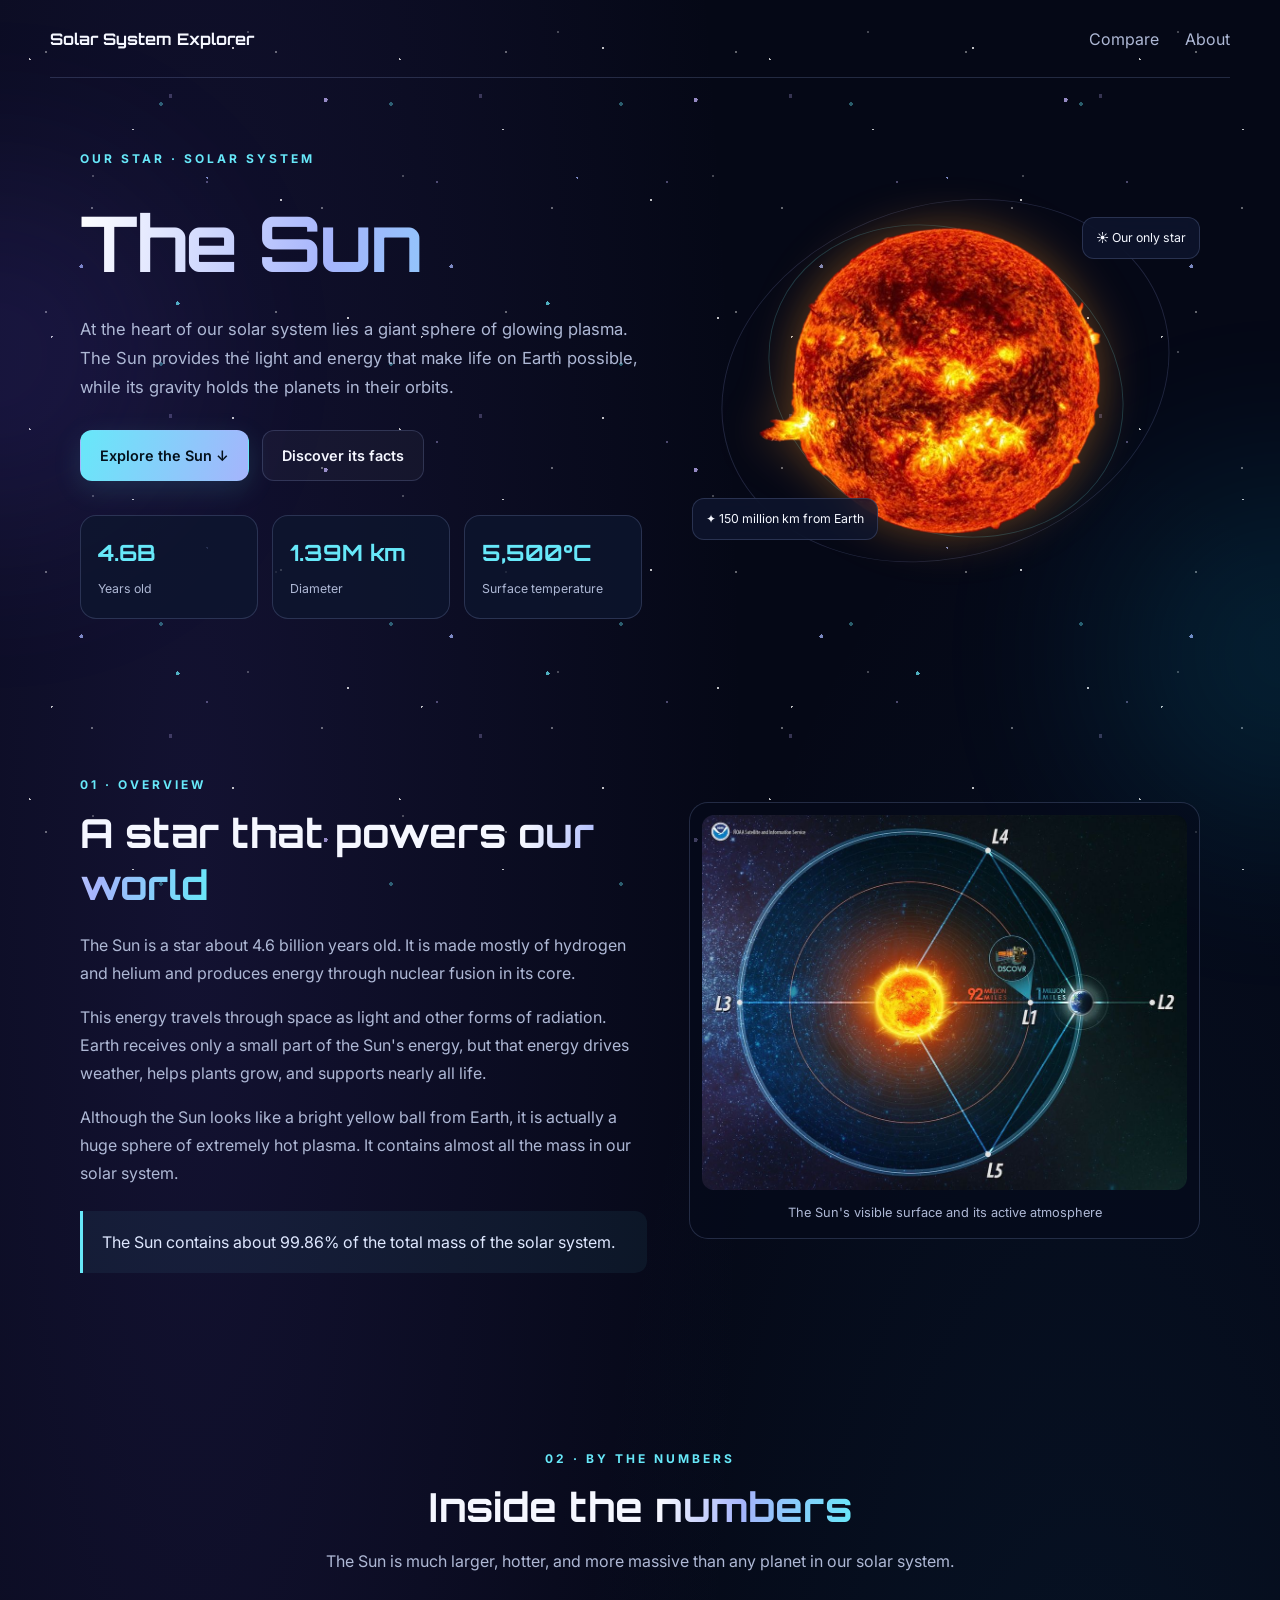
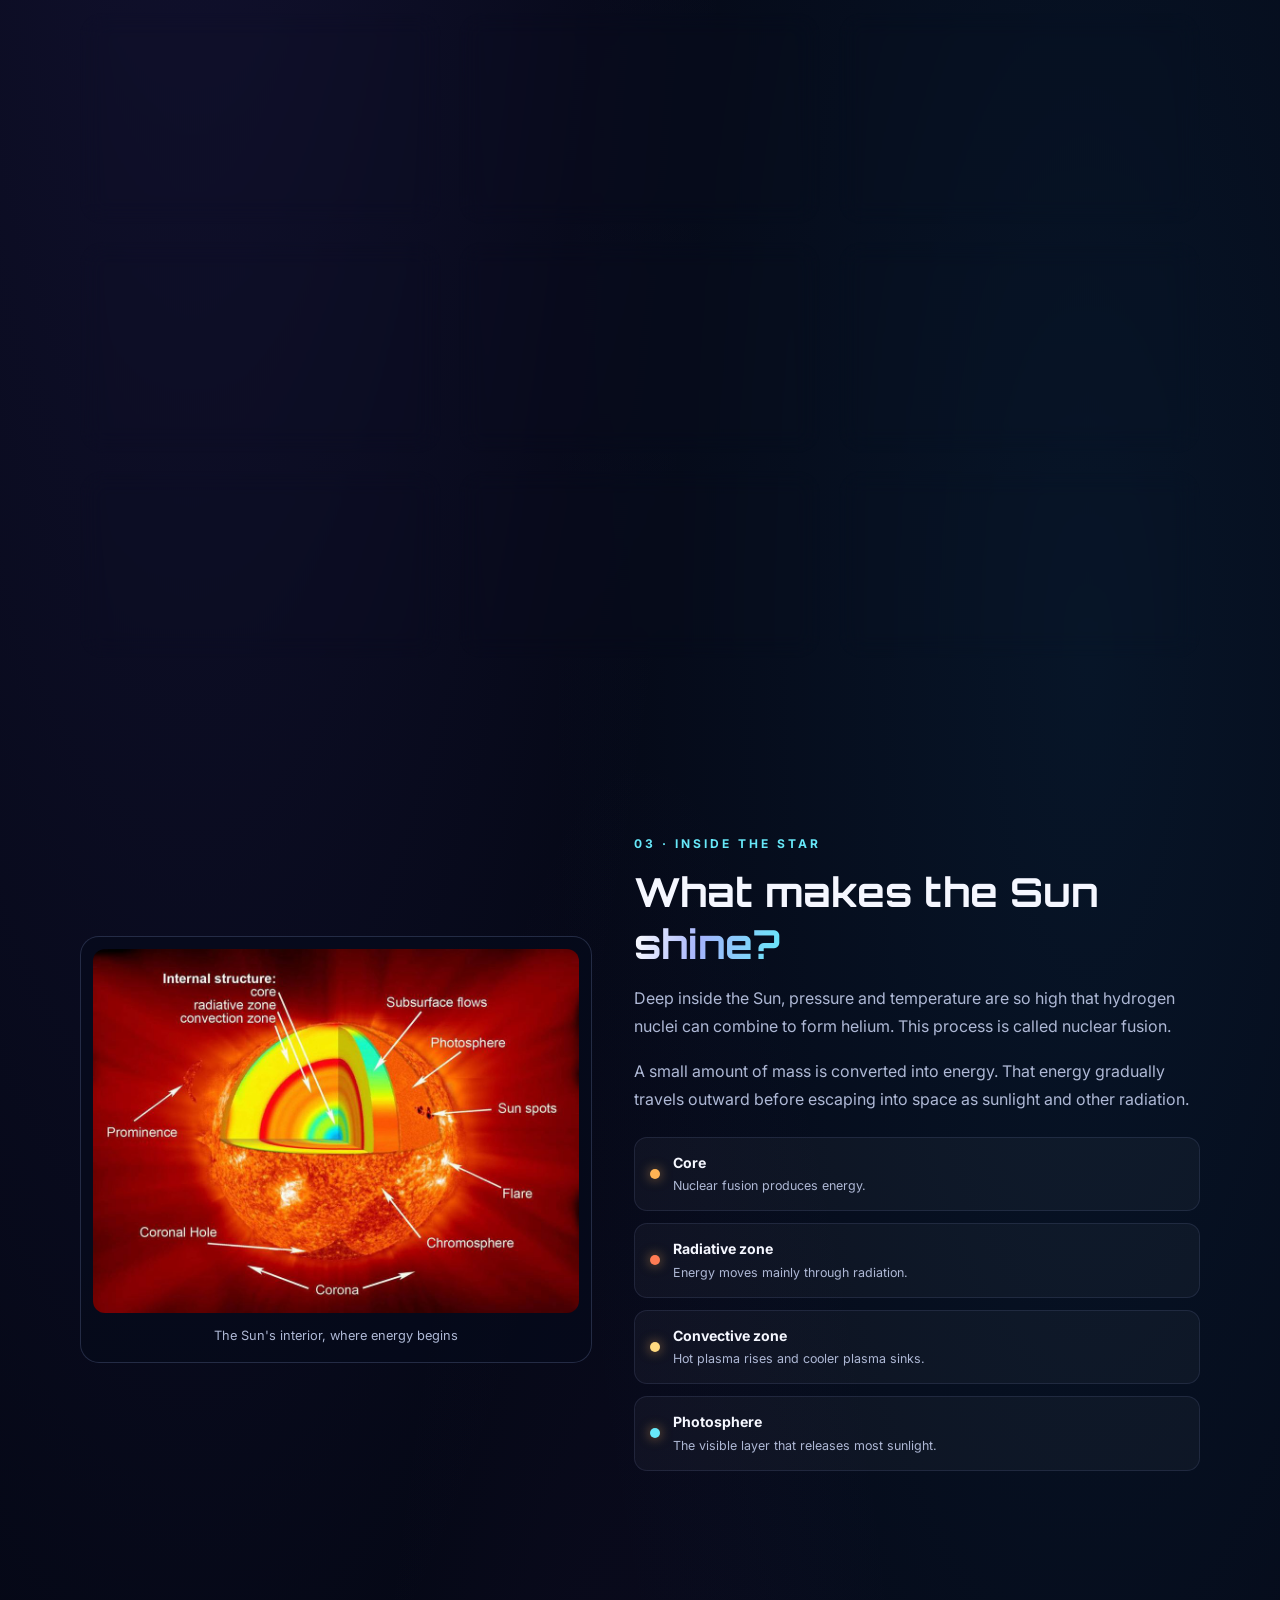
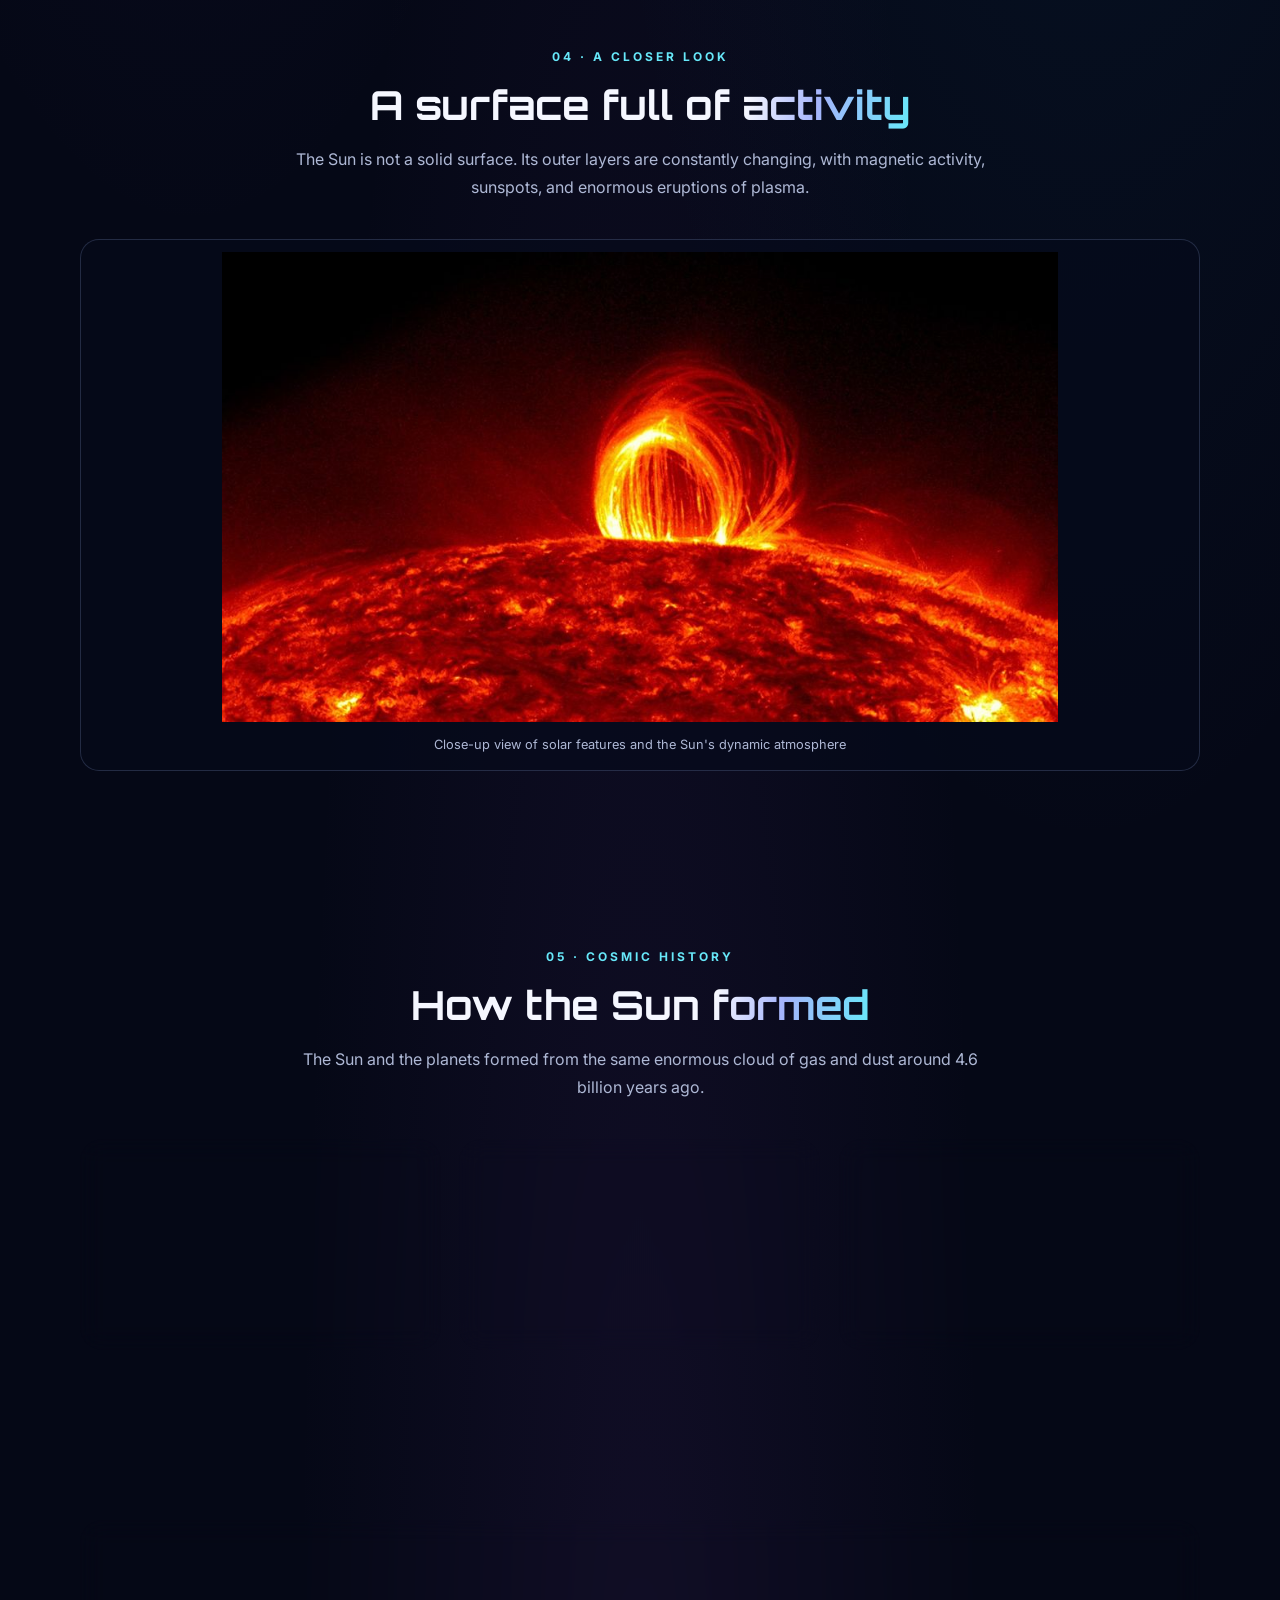
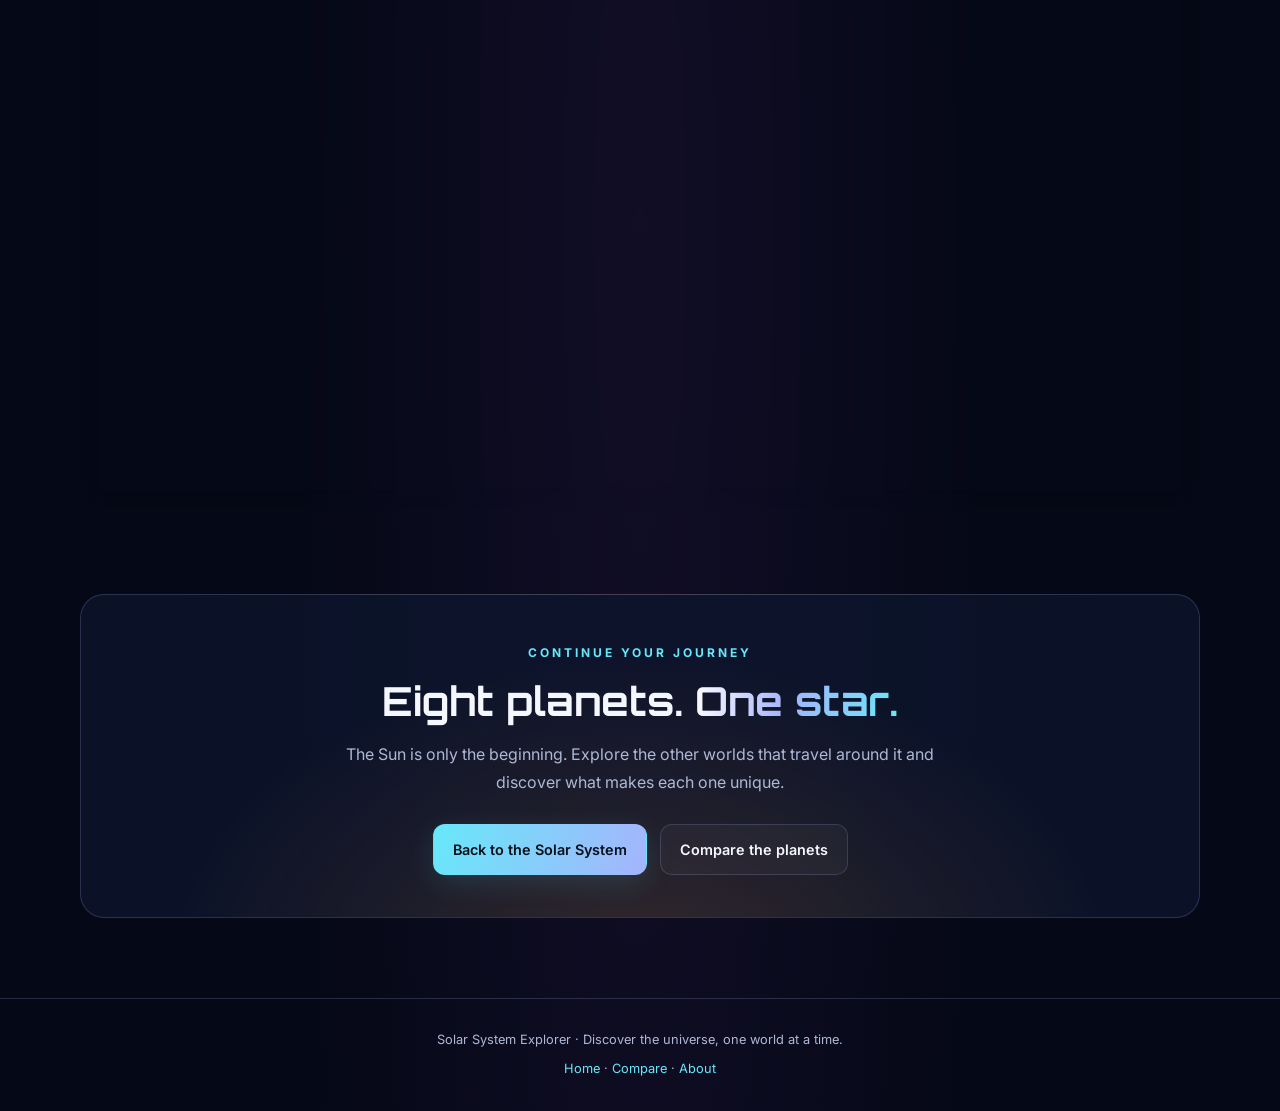
<file: planets/sun.html>
<!DOCTYPE html>
<html lang="en">
<head>
    <meta charset="UTF-8">
    <meta name="viewport" content="width=device-width, initial-scale=1.0">
    <title>The Sun | Solar System Explorer</title>
    <link rel="stylesheet" href="../css/sun.css">
</head>

<body>
    <div class="stars" aria-hidden="true"></div>
    <div class="nebula nebula-one" aria-hidden="true"></div>
    <div class="nebula nebula-two" aria-hidden="true"></div>

   <header>
    <a href="../index.html">Solar System Explorer</a>
    <nav aria-label="Main">
      <ul>
        <li><a href="../compare.html">Compare</a></li>
        <li><a href="../about.html">About</a></li>
      </ul>
    </nav>
  </header>

    <main>
        <!-- HERO -->
        <section class="hero container">
            <div class="hero-copy">
                <span class="eyebrow">Our star · Solar System</span>

                <h1 class="gradient-text">The Sun</h1>

                <p>
                    At the heart of our solar system lies a giant sphere of
                    glowing plasma. The Sun provides the light and energy that
                    make life on Earth possible, while its gravity holds the
                    planets in their orbits.
                </p>

                <div class="hero-buttons">
                    <a class="button button-primary" href="#overview">
                        Explore the Sun ↓
                    </a>
                    <a class="button button-secondary" href="#facts">
                        Discover its facts
                    </a>
                </div>

                <div class="hero-stats">
                    <div class="stat">
                        <strong>4.6B</strong>
                        <span>Years old</span>
                    </div>
                    <div class="stat">
                        <strong>1.39M km</strong>
                        <span>Diameter</span>
                    </div>
                    <div class="stat">
                        <strong>5,500°C</strong>
                        <span>Surface temperature</span>
                    </div>
                </div>
            </div>

            <div class="hero-visual">
                <div class="orbit"></div>
                <div class="orbit orbit-two"></div>
                <div class="sun-glow"></div>

                <img
                    class="hero-sun"
                    src="../images/sun.png"
                    alt="The Sun glowing in space"
                >

                <div class="floating-label label-top">☀ Our only star</div>
                <div class="floating-label label-bottom">✦ 150 million km from Earth</div>
            </div>
        </section>

        <!-- OVERVIEW WITH IMAGE -->
        <section class="section container" id="overview">
            <div class="overview-grid">
                <div class="overview-text">
                    <span class="eyebrow">01 · Overview</span>
                    <h2>A star that powers <span class="gradient-text">our world</span></h2>

                    <p>
                        The Sun is a star about 4.6 billion years old. It is
                        made mostly of hydrogen and helium and produces energy
                        through nuclear fusion in its core.
                    </p>

                    <p>
                        This energy travels through space as light and other
                        forms of radiation. Earth receives only a small part
                        of the Sun's energy, but that energy drives weather,
                        helps plants grow, and supports nearly all life.
                    </p>

                    <p>
                        Although the Sun looks like a bright yellow ball from
                        Earth, it is actually a huge sphere of extremely hot
                        plasma. It contains almost all the mass in our solar
                        system.
                    </p>

                    <div class="highlight">
                        The Sun contains about 99.86% of the total mass of the
                        solar system.
                    </div>
                </div>

                <figure class="image-frame">
                    <img
                        src="../images/sun overview.jpeg"
                        alt="Detailed view of the Sun and its glowing atmosphere"
                        loading="lazy"
                    >
                    <figcaption class="image-caption">
                        The Sun's visible surface and its active atmosphere
                    </figcaption>
                </figure>
            </div>
        </section>

        <!-- QUICK FACTS -->
        <section class="section container" id="facts">
            <div class="section-heading">
                <span class="eyebrow">02 · By the numbers</span>
                <h2>Inside the <span class="gradient-text">numbers</span></h2>
                <p>
                    The Sun is much larger, hotter, and more massive than any
                    planet in our solar system.
                </p>
            </div>

            <div class="facts-grid">
                <article class="glass-card fact-card">
                    <div class="fact-icon">◉</div>
                    <h3>Mass</h3>
                    <p>
                        Approximately <strong>1.988 × 10³⁰ kg</strong>.
                        That is around 333,000 times Earth's mass.
                    </p>
                </article>

                <article class="glass-card fact-card">
                    <div class="fact-icon">◎</div>
                    <h3>Radius</h3>
                    <p>
                        About <strong>695,700 km</strong>. Roughly 109 Earth
                        diameters would fit across the Sun.
                    </p>
                </article>

                <article class="glass-card fact-card">
                    <div class="fact-icon">✧</div>
                    <h3>Volume</h3>
                    <p>
                        Around <strong>1.41 million Earth volumes</strong>
                        could fit inside the Sun, ignoring the space between them.
                    </p>
                </article>

                <article class="glass-card fact-card">
                    <div class="fact-icon">♨</div>
                    <h3>Core temperature</h3>
                    <p>
                        Approximately <strong>15 million°C</strong>, hot
                        enough for nuclear fusion to take place.
                    </p>
                </article>

                <article class="glass-card fact-card">
                    <div class="fact-icon">↗</div>
                    <h3>Gravity</h3>
                    <p>
                        Surface gravity is about <strong>28 times Earth's</strong>.
                        An object's mass stays the same, but its weight would change.
                    </p>
                </article>

                <article class="glass-card fact-card">
                    <div class="fact-icon">⌁</div>
                    <h3>Composition</h3>
                    <p>
                        The Sun is made mostly of <strong>hydrogen and helium</strong>,
                        with small amounts of heavier elements.
                    </p>
                </article>

                <article class="glass-card fact-card">
                    <div class="fact-icon">⌖</div>
                    <h3>Distance from Earth</h3>
                    <p>
                        The average distance is about <strong>150 million km</strong>,
                        also known as one astronomical unit.
                    </p>
                </article>

                <article class="glass-card fact-card">
                    <div class="fact-icon">☼</div>
                    <h3>Visible surface</h3>
                    <p>
                        The photosphere is about <strong>5,500°C</strong>.
                        It is the layer from which most visible sunlight escapes.
                    </p>
                </article>

                <article class="glass-card fact-card">
                    <div class="fact-icon">◌</div>
                    <h3>Moons</h3>
                    <p>
                        The Sun has <strong>zero moons</strong>. Eight planets
                        and many smaller bodies orbit around it.
                    </p>
                </article>
            </div>
        </section>

        <!-- CORE IMAGE AND EXPLANATION -->
        <section class="section container">
            <div class="core-grid">
                <figure class="image-frame">
                    <img
                        src="../images/sun core.jpg"
                        alt="Illustration showing the Sun's interior and core"
                        loading="lazy"
                    >
                    <figcaption class="image-caption">
                        The Sun's interior, where energy begins
                    </figcaption>
                </figure>

                <div class="core-copy">
                    <span class="eyebrow">03 · Inside the star</span>
                    <h2>What makes the Sun <span class="gradient-text">shine?</span></h2>

                    <p>
                        Deep inside the Sun, pressure and temperature are so
                        high that hydrogen nuclei can combine to form helium.
                        This process is called nuclear fusion.
                    </p>

                    <p>
                        A small amount of mass is converted into energy. That
                        energy gradually travels outward before escaping into
                        space as sunlight and other radiation.
                    </p>

                    <div class="layer-list">
                        <div class="layer">
                            <span class="layer-dot"></span>
                            <div>
                                <strong>Core</strong>
                                <span>Nuclear fusion produces energy.</span>
                            </div>
                        </div>

                        <div class="layer">
                            <span class="layer-dot"></span>
                            <div>
                                <strong>Radiative zone</strong>
                                <span>Energy moves mainly through radiation.</span>
                            </div>
                        </div>

                        <div class="layer">
                            <span class="layer-dot"></span>
                            <div>
                                <strong>Convective zone</strong>
                                <span>Hot plasma rises and cooler plasma sinks.</span>
                            </div>
                        </div>

                        <div class="layer">
                            <span class="layer-dot"></span>
                            <div>
                                <strong>Photosphere</strong>
                                <span>The visible layer that releases most sunlight.</span>
                            </div>
                        </div>
                    </div>
                </div>
            </div>
        </section>

        <!-- CLOSE-UP IMAGE -->
        <section class="section container">
            <div class="section-heading">
                <span class="eyebrow">04 · A closer look</span>
                <h2>A surface full of <span class="gradient-text">activity</span></h2>
                <p>
                    The Sun is not a solid surface. Its outer layers are
                    constantly changing, with magnetic activity, sunspots,
                    and enormous eruptions of plasma.
                </p>
            </div>

            <figure class="image-frame">
                <img
                    src="../images/sun upclose.jpg"
                    alt="Close-up view of the Sun's surface and solar activity"
                    loading="lazy"
                >
                <figcaption class="image-caption">
                    Close-up view of solar features and the Sun's dynamic atmosphere
                </figcaption>
            </figure>
        </section>

        <!-- FORMATION -->
        <section class="section container">
            <div class="section-heading">
                <span class="eyebrow">05 · Cosmic history</span>
                <h2>How the Sun <span class="gradient-text">formed</span></h2>
                <p>
                    The Sun and the planets formed from the same enormous cloud
                    of gas and dust around 4.6 billion years ago.
                </p>
            </div>

            <div class="facts-grid">
                <article class="glass-card fact-card">
                    <div class="fact-icon">✦</div>
                    <h3>1. A cloud collapses</h3>
                    <p>
                        Gravity pulled gas and dust together, causing the
                        material to become denser and hotter.
                    </p>
                </article>

                <article class="glass-card fact-card">
                    <div class="fact-icon">◎</div>
                    <h3>2. A young Sun forms</h3>
                    <p>
                        Material gathered at the center, while a spinning disk
                        of leftover gas and dust surrounded it.
                    </p>
                </article>

                <article class="glass-card fact-card">
                    <div class="fact-icon">☼</div>
                    <h3>3. Fusion begins</h3>
                    <p>
                        The core became hot and dense enough for hydrogen
                        fusion, and the Sun became a star.
                    </p>
                </article>
            </div>
        </section>

        <!-- SPACECRAFT -->
        <section class="section container">
            <div class="glass-card mission-card">
                <div>
                    <span class="eyebrow">06 · Exploring our star</span>
                    <h2>Studying the Sun up close</h2>
                    <p>
                        Spacecraft help scientists investigate the Sun's
                        atmosphere, magnetic fields, solar wind, and powerful
                        eruptions. The Parker Solar Probe has travelled
                        extremely close to the Sun to collect valuable data.
                    </p>

                    <div class="mission-tags">
                        <span class="tag">Parker Solar Probe</span>
                        <span class="tag">Solar Orbiter</span>
                        <span class="tag">SOHO</span>
                    </div>
                </div>

                <figure class="image-frame">
                    <img
                        src="../images/sun.png"
                        alt="The Sun, the target of solar science missions"
                        loading="lazy"
                    >
                    <figcaption class="image-caption">
                        Solar missions help us understand our star and its effects on Earth
                    </figcaption>
                </figure>
            </div>
        </section>

        <!-- FINAL SECTION -->
        <section class="container">
            <div class="closing-banner">
                <span class="eyebrow">Continue your journey</span>
                <h2>Eight planets. <span class="gradient-text">One star.</span></h2>
                <p>
                    The Sun is only the beginning. Explore the other worlds
                    that travel around it and discover what makes each one unique.
                </p>

                <div class="hero-buttons" style="justify-content:center;">
                    <a class="button button-primary" href="../index.html">
                        Back to the Solar System
                    </a>
                    <a class="button button-secondary" href="../compare.html">
                        Compare the planets
                    </a>
                </div>
            </div>
        </section>
    </main>

    <footer>
        <p>Solar System Explorer · Discover the universe, one world at a time.</p>
        <p style="margin-top: 7px;">
            <a href="../index.html">Home</a> ·
            <a href="../compare.html">Compare</a> ·
            <a href="../about.html">About</a>
        </p>
    </footer>
</body>
</html>
</file>
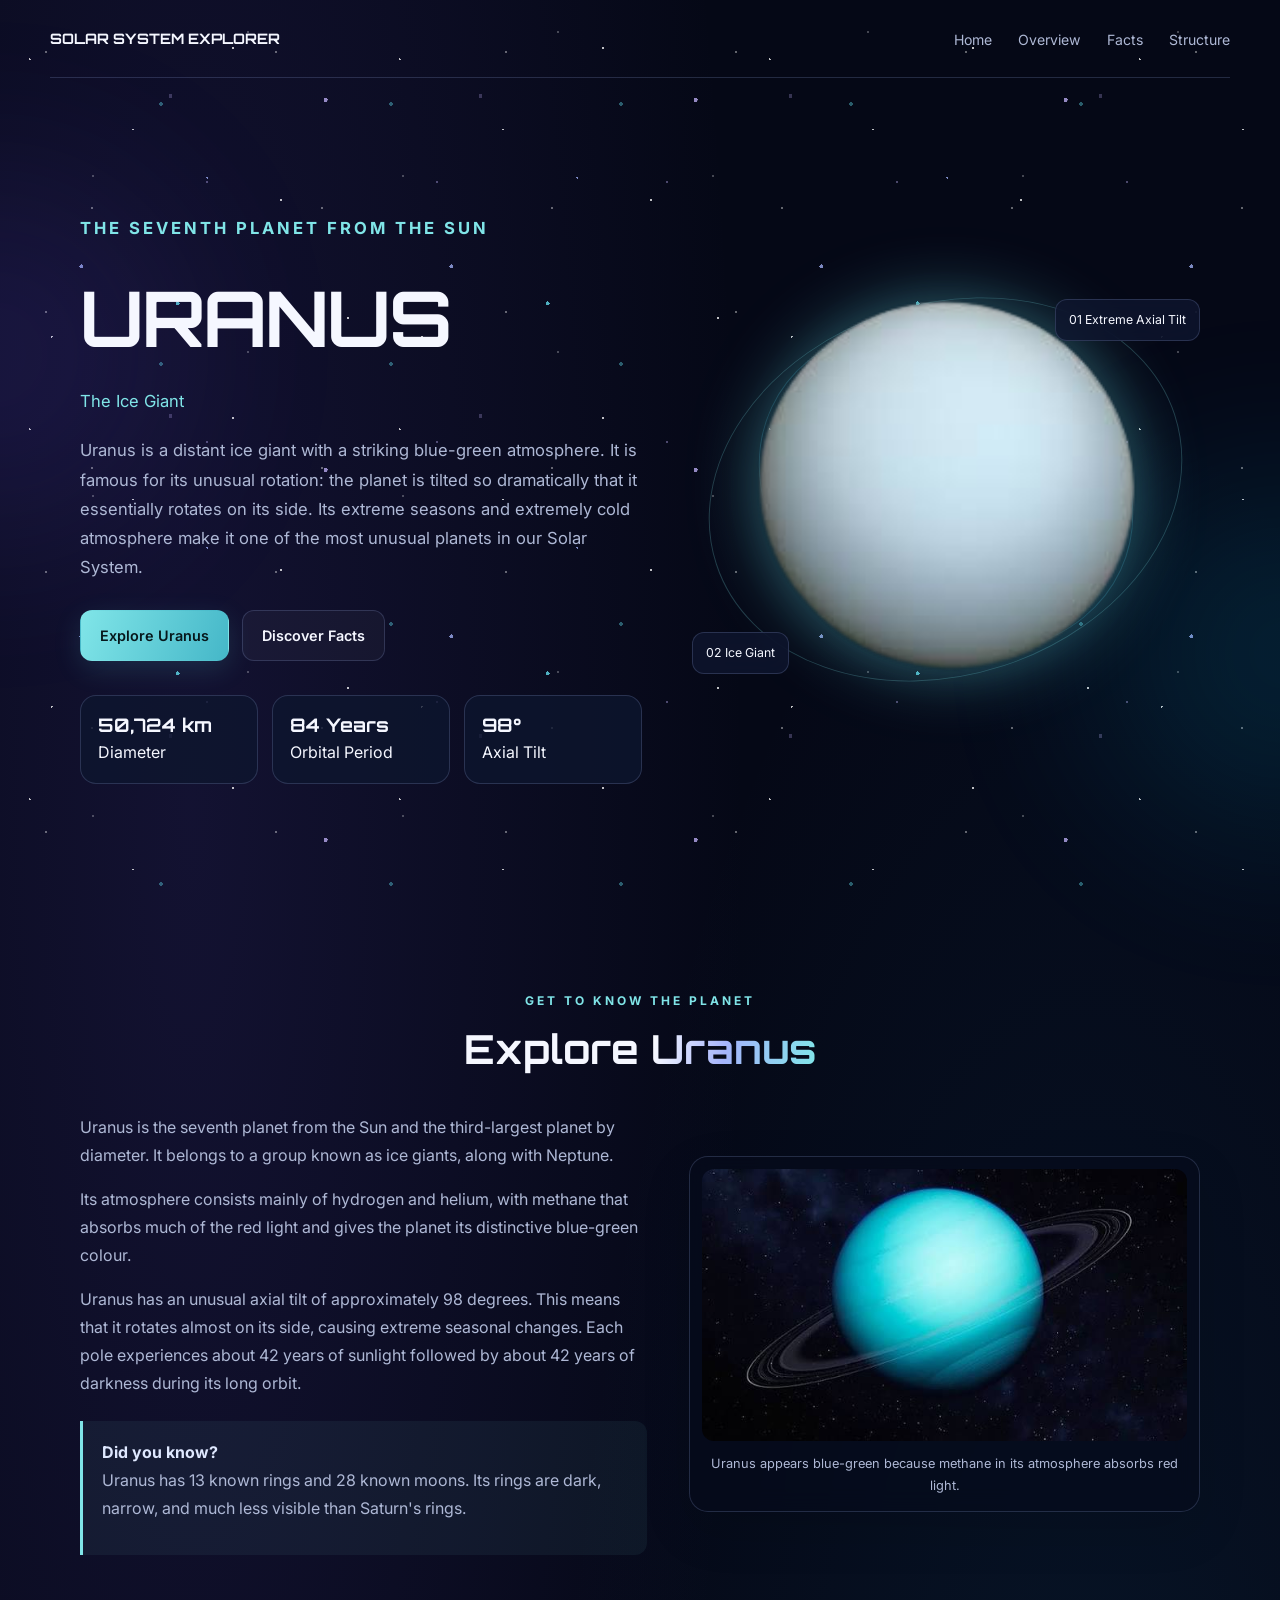
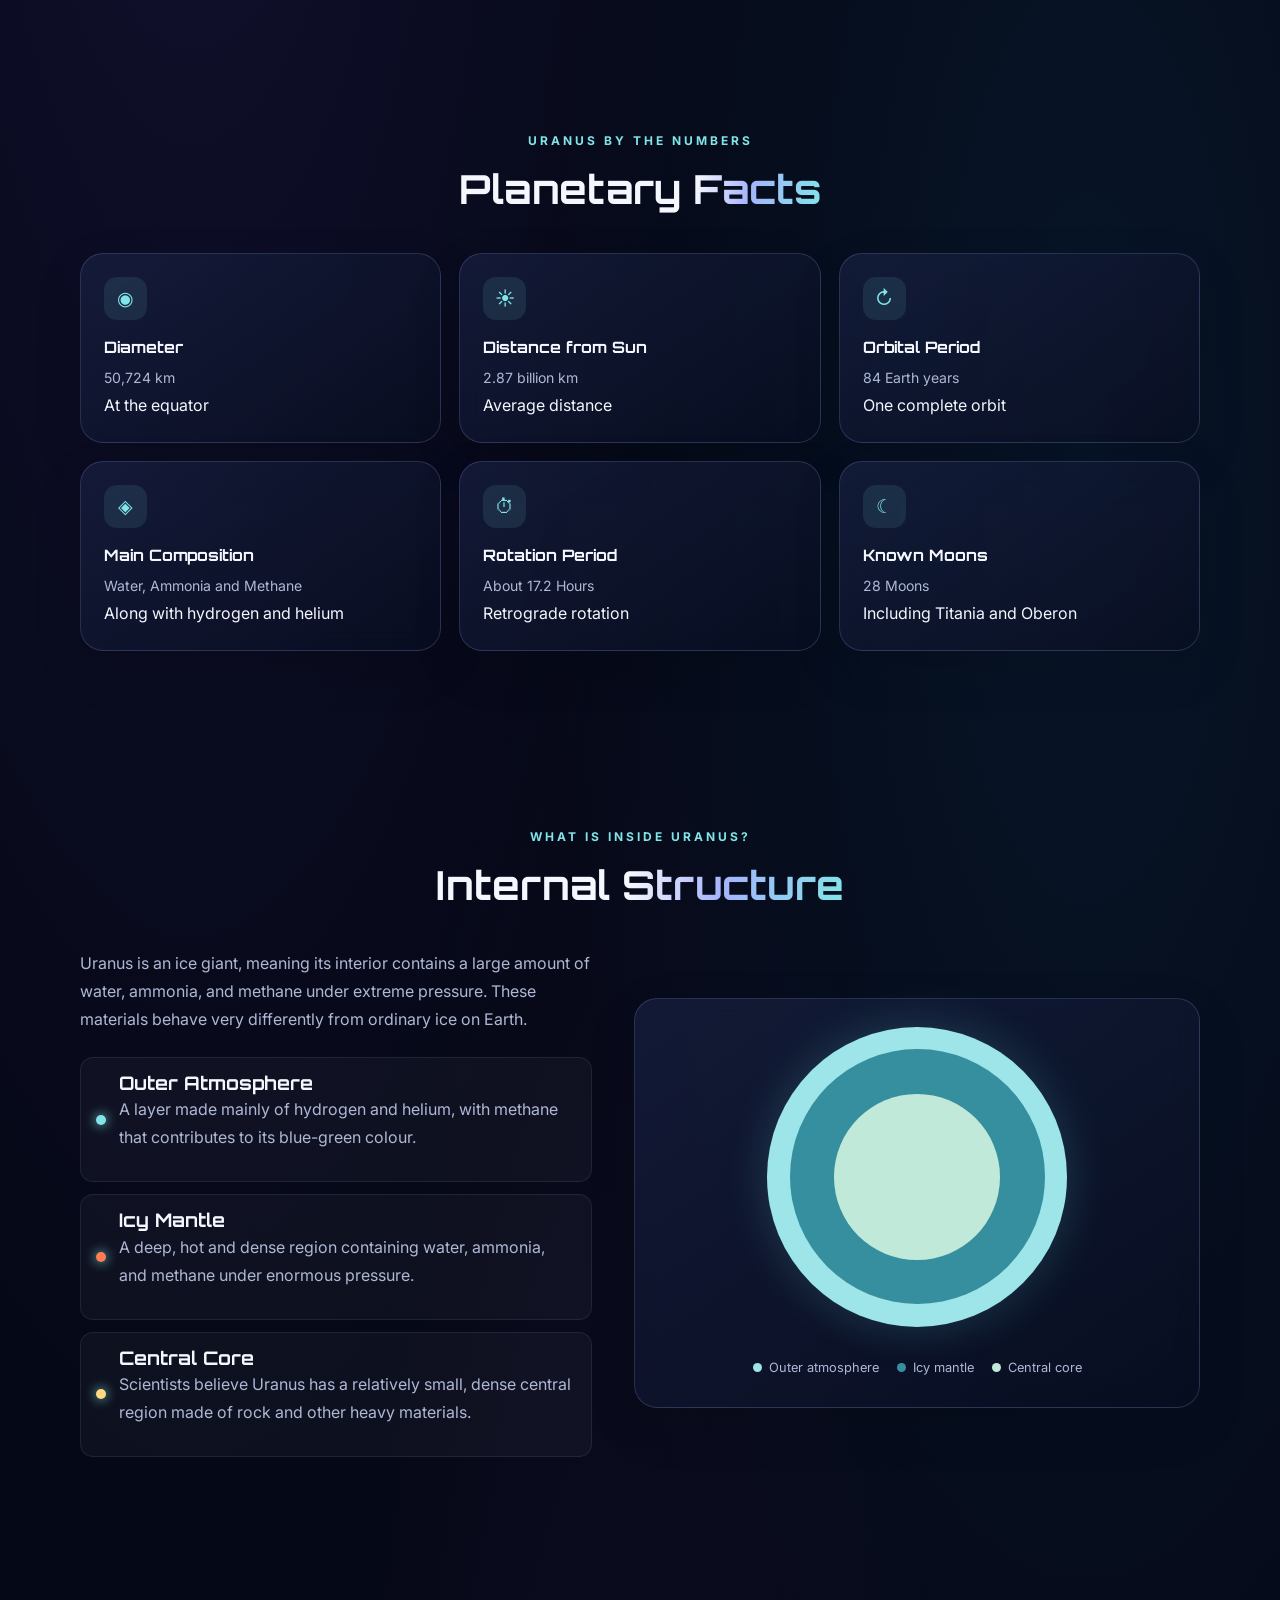
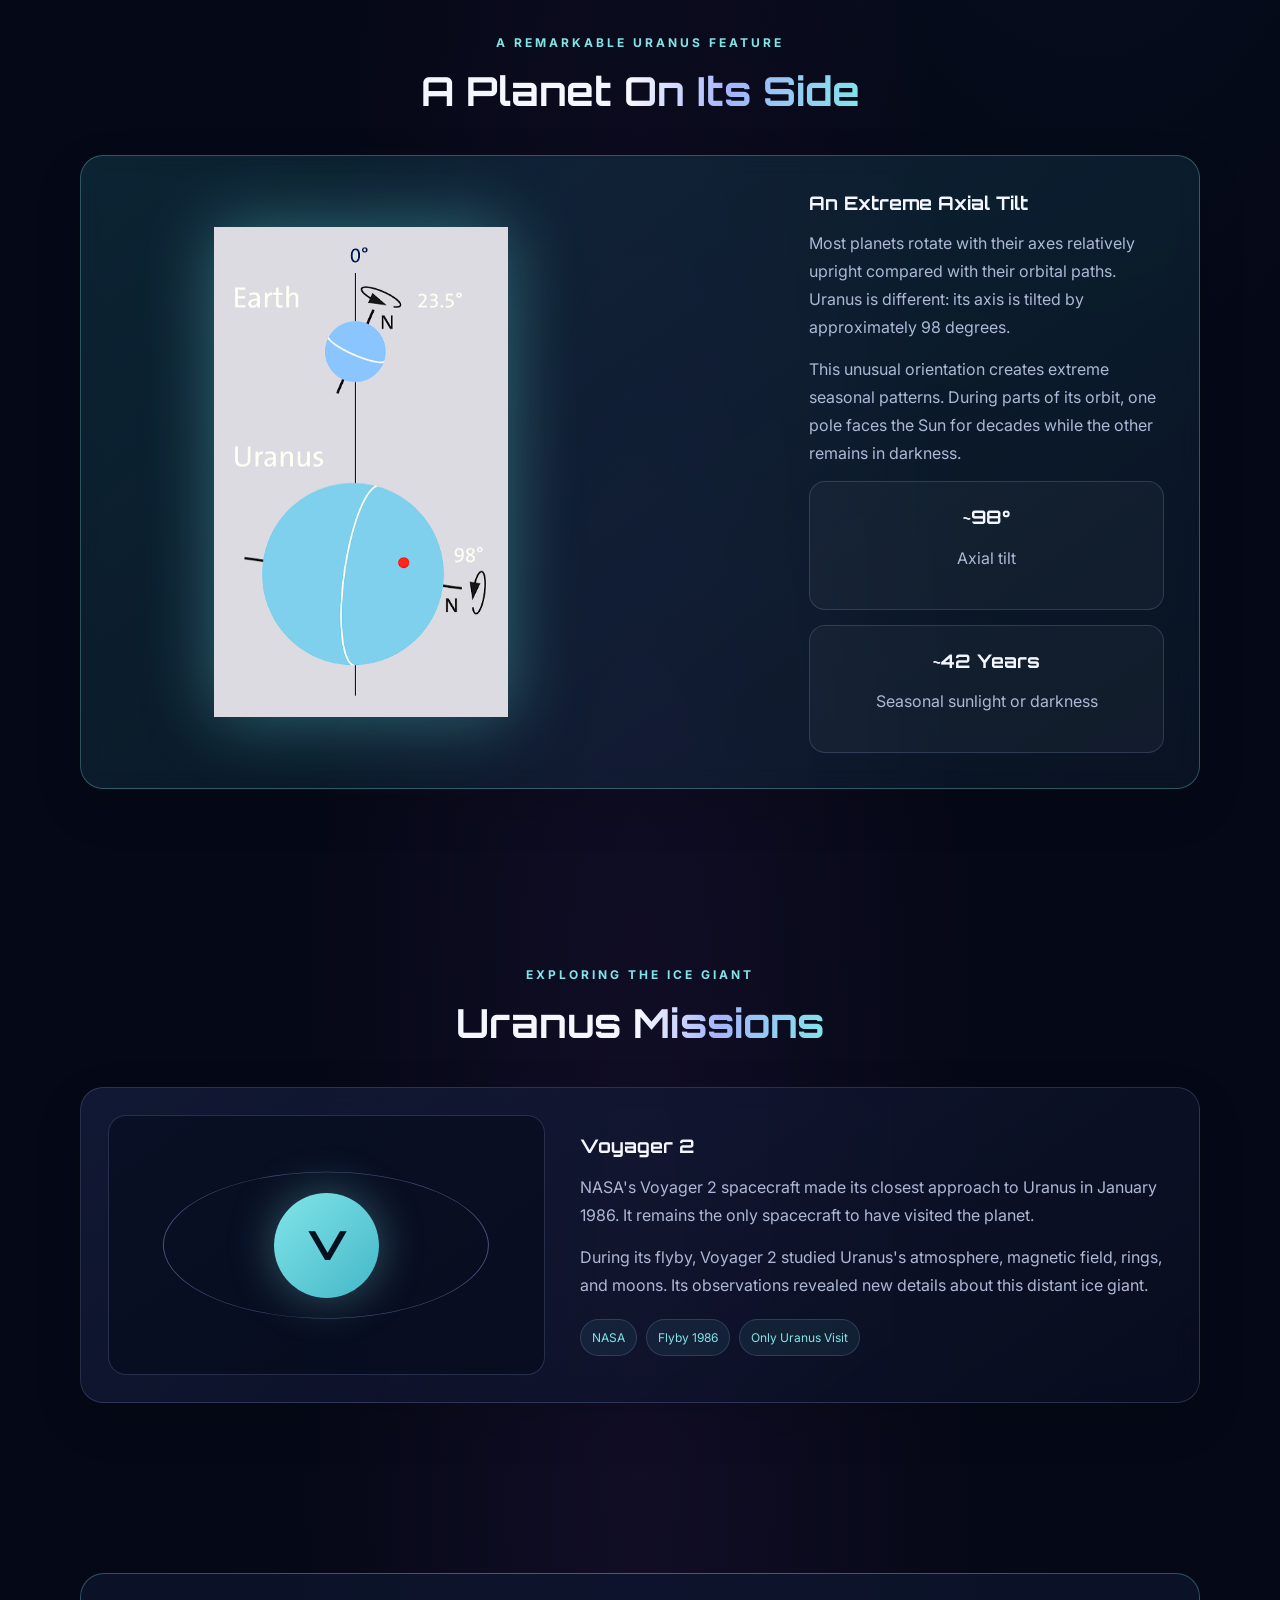
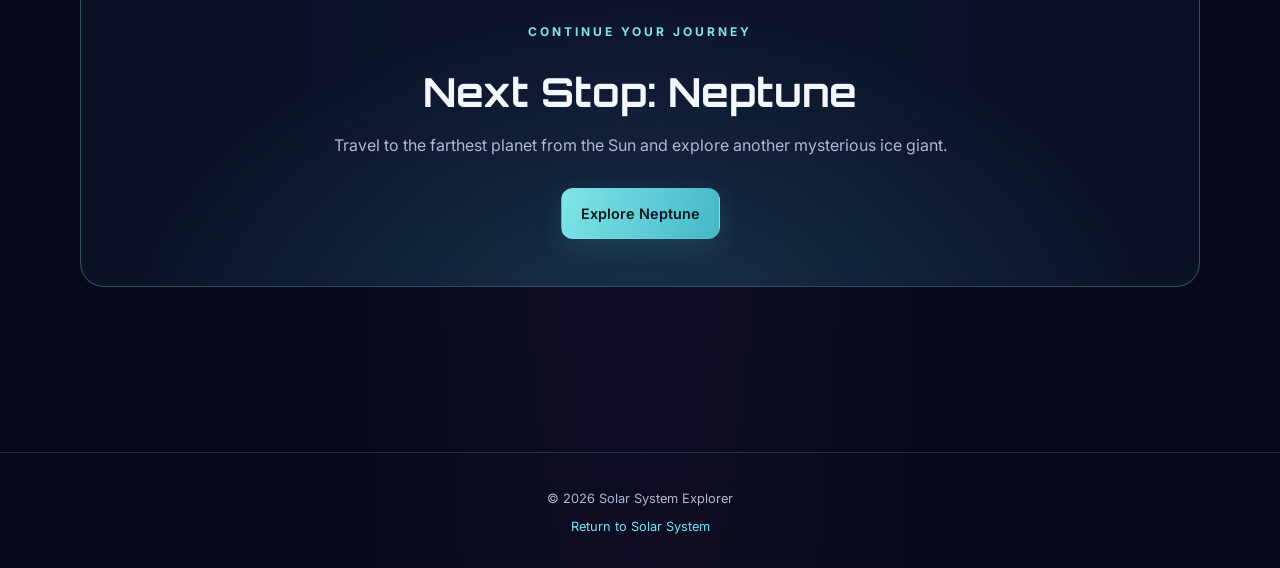
<file: planets/uranus.html>
<!DOCTYPE html>
<html lang="en">
<head>
    <meta charset="UTF-8">
    <meta name="viewport" content="width=device-width, initial-scale=1.0">
    <title>Uranus | Solar System Explorer</title>
    <link rel="stylesheet" href="../css/planets.css">
</head>

<body>

    <div class="stars"></div>
    <div class="nebula nebula-one"></div>
    <div class="nebula nebula-two"></div>

    <header>
        <a href="../index.html" class="logo">SOLAR SYSTEM EXPLORER</a>

        <nav>
            <ul>
                <li><a href="../index.html">Home</a></li>
                <li><a href="#overview">Overview</a></li>
                <li><a href="#facts">Facts</a></li>
                <li><a href="#structure">Structure</a></li>
            </ul>
        </nav>
    </header>

    <main class="uranus-page">

        <!-- HERO SECTION -->
        <section class="planet-hero hero container">

            <div class="hero-copy">
                <p class="eyebrow">THE SEVENTH PLANET FROM THE SUN</p>

                <h1>URANUS</h1>

                <p class="planet-subtitle">The Ice Giant</p>

                <p>
                    Uranus is a distant ice giant with a striking
                    blue-green atmosphere. It is famous for its unusual
                    rotation: the planet is tilted so dramatically that
                    it essentially rotates on its side. Its extreme
                    seasons and extremely cold atmosphere make it one
                    of the most unusual planets in our Solar System.
                </p>

                <div class="hero-buttons">
                    <a href="#overview" class="button button-primary">
                        Explore Uranus
                    </a>

                    <a href="#facts" class="button button-secondary">
                        Discover Facts
                    </a>
                </div>

                <div class="hero-stats">
                    <div class="stat">
                        <h3>50,724 km</h3>
                        <p>Diameter</p>
                    </div>

                    <div class="stat">
                        <h3>84 Years</h3>
                        <p>Orbital Period</p>
                    </div>

                    <div class="stat">
                        <h3>98°</h3>
                        <p>Axial Tilt</p>
                    </div>
                </div>
            </div>

            <div class="hero-visual">
                <div class="orbit"></div>
                <div class="orbit orbit-two"></div>

                <div class="planet-glow"></div>

                <img
                    src="../images/uranus.png"
                    alt="Uranus showing its pale blue-green atmosphere"
                    class="planet-image"
                >

                <div class="floating-label label-top">
                    <span>01</span>
                    Extreme Axial Tilt
                </div>

                <div class="floating-label label-bottom">
                    <span>02</span>
                    Ice Giant
                </div>
            </div>

        </section>


        <!-- OVERVIEW SECTION -->
        <section class="section container" id="overview">

            <div class="section-heading">
                <p class="eyebrow">GET TO KNOW THE PLANET</p>
                <h2>Explore <span class="gradient-text">Uranus</span></h2>
            </div>

            <div class="overview-grid">

                <div class="overview-text">
                    <p>
                        Uranus is the seventh planet from the Sun and
                        the third-largest planet by diameter. It belongs
                        to a group known as ice giants, along with Neptune.
                    </p>

                    <p>
                        Its atmosphere consists mainly of hydrogen
                        and helium, with methane that absorbs much
                        of the red light and gives the planet its
                        distinctive blue-green colour.
                    </p>

                    <p>
                        Uranus has an unusual axial tilt of approximately
                        98 degrees. This means that it rotates almost
                        on its side, causing extreme seasonal changes.
                        Each pole experiences about 42 years of sunlight
                        followed by about 42 years of darkness during
                        its long orbit.
                    </p>

                    <div class="highlight">
                        <strong>Did you know?</strong>
                        <p>
                            Uranus has 13 known rings and 28 known moons.
                            Its rings are dark, narrow, and much less
                            visible than Saturn's rings.
                        </p>
                    </div>
                </div>

                <div class="image-frame glass-card">
                    <img
                        src="../images/uranus upclose.jfif"
                        alt="Detailed view of Uranus"
                    >

                    <p class="image-caption">
                        Uranus appears blue-green because methane
                        in its atmosphere absorbs red light.
                    </p>
                </div>

            </div>
        </section>


        <!-- FACTS SECTION -->
        <section class="section container" id="facts">

            <div class="section-heading">
                <p class="eyebrow">URANUS BY THE NUMBERS</p>
                <h2>Planetary <span class="gradient-text">Facts</span></h2>
            </div>

            <div class="facts-grid">

                <div class="fact-card glass-card">
                    <div class="fact-icon">◉</div>
                    <h3>Diameter</h3>
                    <p>50,724 km</p>
                    <span>At the equator</span>
                </div>

                <div class="fact-card glass-card">
                    <div class="fact-icon">☀</div>
                    <h3>Distance from Sun</h3>
                    <p>2.87 billion km</p>
                    <span>Average distance</span>
                </div>

                <div class="fact-card glass-card">
                    <div class="fact-icon">↻</div>
                    <h3>Orbital Period</h3>
                    <p>84 Earth years</p>
                    <span>One complete orbit</span>
                </div>

                <div class="fact-card glass-card">
                    <div class="fact-icon">◈</div>
                    <h3>Main Composition</h3>
                    <p>Water, Ammonia and Methane</p>
                    <span>Along with hydrogen and helium</span>
                </div>

                <div class="fact-card glass-card">
                    <div class="fact-icon">⏱</div>
                    <h3>Rotation Period</h3>
                    <p>About 17.2 Hours</p>
                    <span>Retrograde rotation</span>
                </div>

                <div class="fact-card glass-card">
                    <div class="fact-icon">☾</div>
                    <h3>Known Moons</h3>
                    <p>28 Moons</p>
                    <span>Including Titania and Oberon</span>
                </div>

            </div>
        </section>


        <!-- INTERNAL STRUCTURE SECTION -->
        <section class="section container" id="structure">

            <div class="section-heading">
                <p class="eyebrow">WHAT IS INSIDE URANUS?</p>
                <h2>Internal <span class="gradient-text">Structure</span></h2>
            </div>

            <div class="core-grid">

                <div class="core-copy">
                    <p>
                        Uranus is an ice giant, meaning its interior
                        contains a large amount of water, ammonia,
                        and methane under extreme pressure. These
                        materials behave very differently from
                        ordinary ice on Earth.
                    </p>

                    <div class="layer-list">

                        <div class="layer">
                            <span class="layer-dot"></span>
                            <div>
                                <h3>Outer Atmosphere</h3>
                                <p>
                                    A layer made mainly of hydrogen
                                    and helium, with methane that
                                    contributes to its blue-green colour.
                                </p>
                            </div>
                        </div>

                        <div class="layer">
                            <span class="layer-dot"></span>
                            <div>
                                <h3>Icy Mantle</h3>
                                <p>
                                    A deep, hot and dense region
                                    containing water, ammonia, and
                                    methane under enormous pressure.
                                </p>
                            </div>
                        </div>

                        <div class="layer">
                            <span class="layer-dot"></span>
                            <div>
                                <h3>Central Core</h3>
                                <p>
                                    Scientists believe Uranus has a
                                    relatively small, dense central
                                    region made of rock and other
                                    heavy materials.
                                </p>
                            </div>
                        </div>

                    </div>
                </div>

                <div class="structure-visual glass-card">
                    <div class="structure-diagram uranus-structure-diagram">
                        <div class="structure-layer structure-mantle">
                            <div class="structure-layer structure-core"></div>
                        </div>
                    </div>

                    <div class="structure-legend">
                        <div>
                            <span class="legend-dot crust-dot"></span>
                            Outer atmosphere
                        </div>

                        <div>
                            <span class="legend-dot mantle-dot"></span>
                            Icy mantle
                        </div>

                        <div>
                            <span class="legend-dot core-dot"></span>
                            Central core
                        </div>
                    </div>
                </div>

            </div>
        </section>


        <!-- UNIQUE DISCOVERY SECTION -->
        <section class="section container">

            <div class="section-heading">
                <p class="eyebrow">A REMARKABLE URANUS FEATURE</p>
                <h2>A Planet <span class="gradient-text">On Its Side</span></h2>
            </div>

            <div class="discovery-card glass-card">
                <img
                    src="../images/tilt.png"
                    alt="Uranus showing its pale blue-green atmosphere"
                    class="planet-image"
                >

                <div class="discovery-content">
                    <h3>An Extreme Axial Tilt</h3>

                    <p>
                        Most planets rotate with their axes relatively
                        upright compared with their orbital paths.
                        Uranus is different: its axis is tilted by
                        approximately 98 degrees.
                    </p>

                    <p>
                        This unusual orientation creates extreme
                        seasonal patterns. During parts of its orbit,
                        one pole faces the Sun for decades while
                        the other remains in darkness.
                    </p>

                    <div class="discovery-stats">
                        <div class="discovery-stat">
                            <h3>~98°</h3>
                            <p>Axial tilt</p>
                        </div>

                        <div class="discovery-stat">
                            <h3>~42 Years</h3>
                            <p>Seasonal sunlight or darkness</p>
                        </div>
                    </div>
                </div>

            </div>
        </section>


        <!-- EXPLORATION SECTION -->
        <section class="section container">

            <div class="section-heading">
                <p class="eyebrow">EXPLORING THE ICE GIANT</p>
                <h2>Uranus <span class="gradient-text">Missions</span></h2>
            </div>

            <div class="mission-card glass-card">

                <div class="mission-visual">
                    <div class="mission-orbit"></div>
                    <div class="mission-symbol">V</div>
                </div>

                <div class="mission-content">
                    <h3>Voyager 2</h3>

                    <p>
                        NASA's Voyager 2 spacecraft made its closest
                        approach to Uranus in January 1986. It remains
                        the only spacecraft to have visited the planet.
                    </p>

                    <p>
                        During its flyby, Voyager 2 studied Uranus's
                        atmosphere, magnetic field, rings, and moons.
                        Its observations revealed new details about
                        this distant ice giant.
                    </p>

                    <div class="mission-tags">
                        <span class="tag">NASA</span>
                        <span class="tag">Flyby 1986</span>
                        <span class="tag">Only Uranus Visit</span>
                    </div>
                </div>

            </div>
        </section>


        <!-- CLOSING SECTION -->
        <section class="section container">
            <div class="closing-banner">
                <p class="eyebrow">CONTINUE YOUR JOURNEY</p>

                <h2>Next Stop: Neptune</h2>

                <p>
                    Travel to the farthest planet from the Sun
                    and explore another mysterious ice giant.
                </p>

                <a href="neptune.html" class="button button-primary">
                    Explore Neptune
                </a>
            </div>
        </section>

    </main>


    <footer>
        <p>© 2026 Solar System Explorer</p>
        <a href="../index.html">Return to Solar System</a>
    </footer>

</body>
</html>
</file>
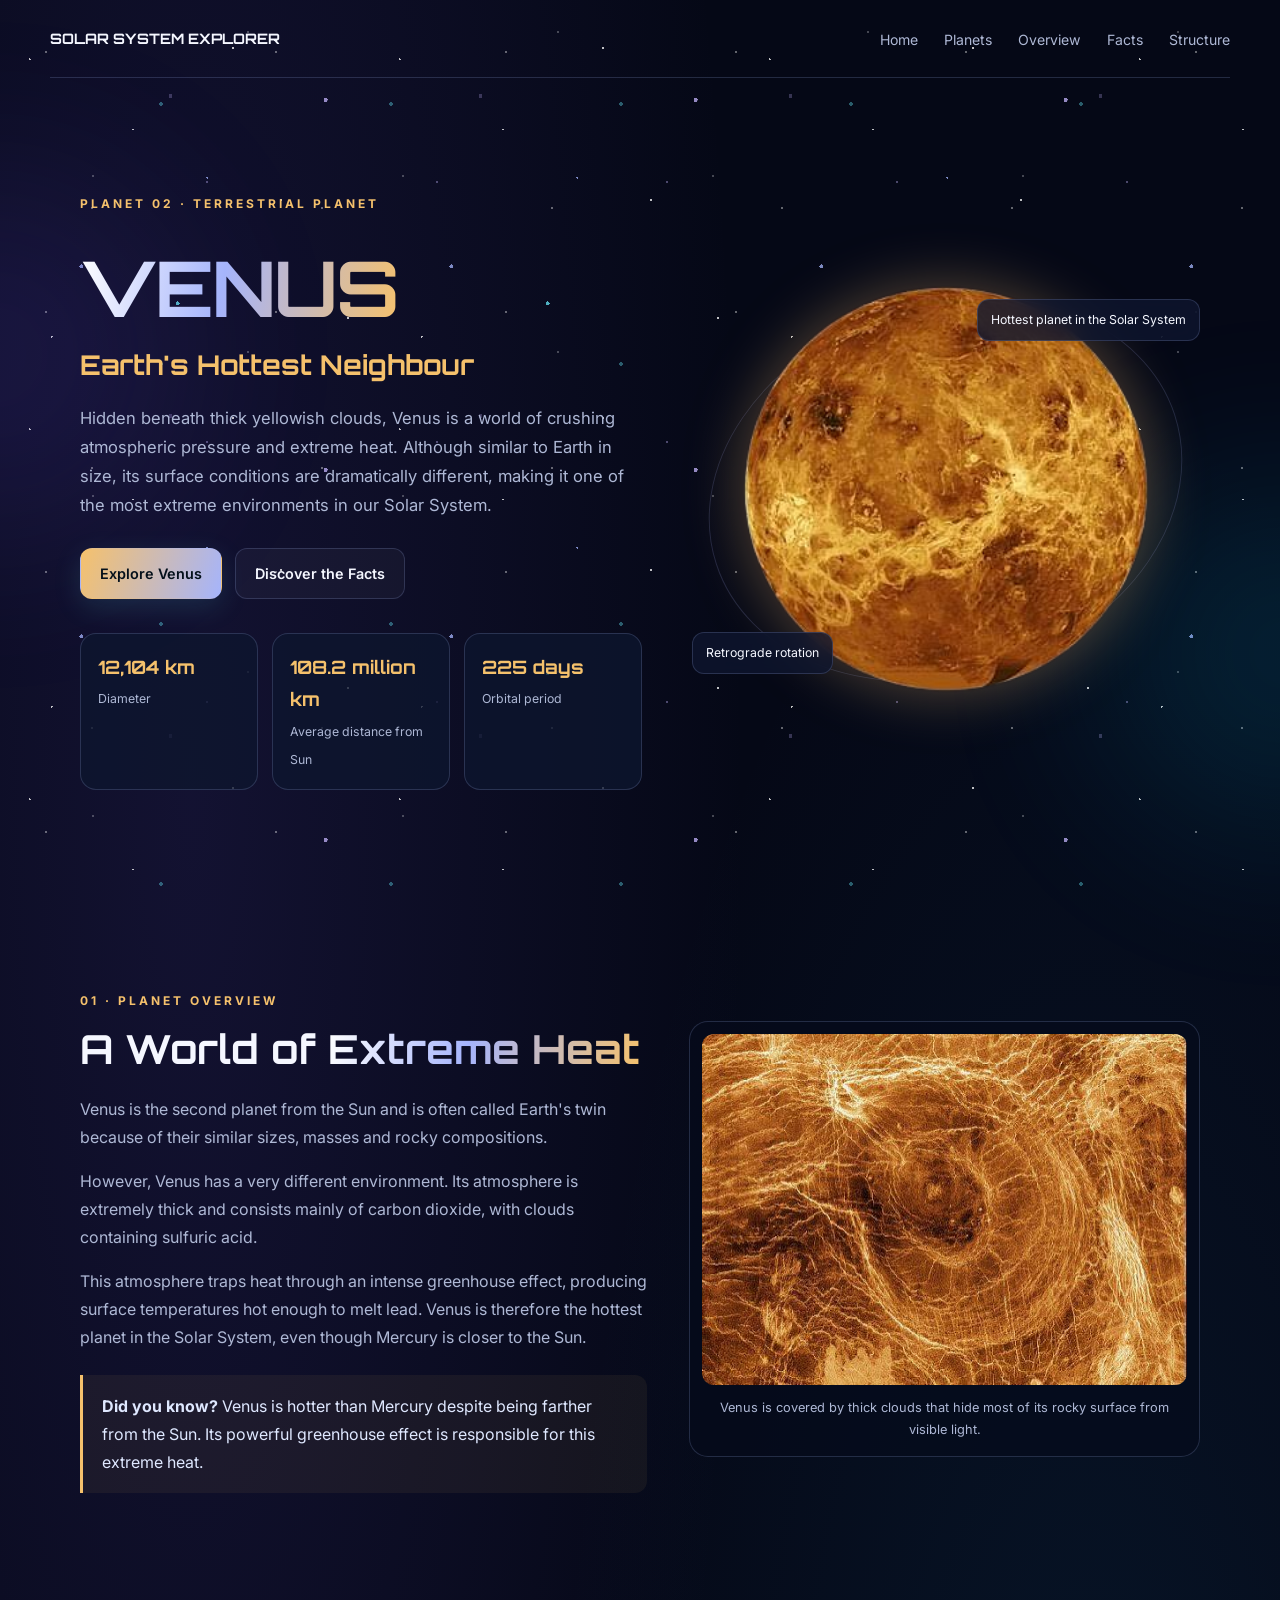
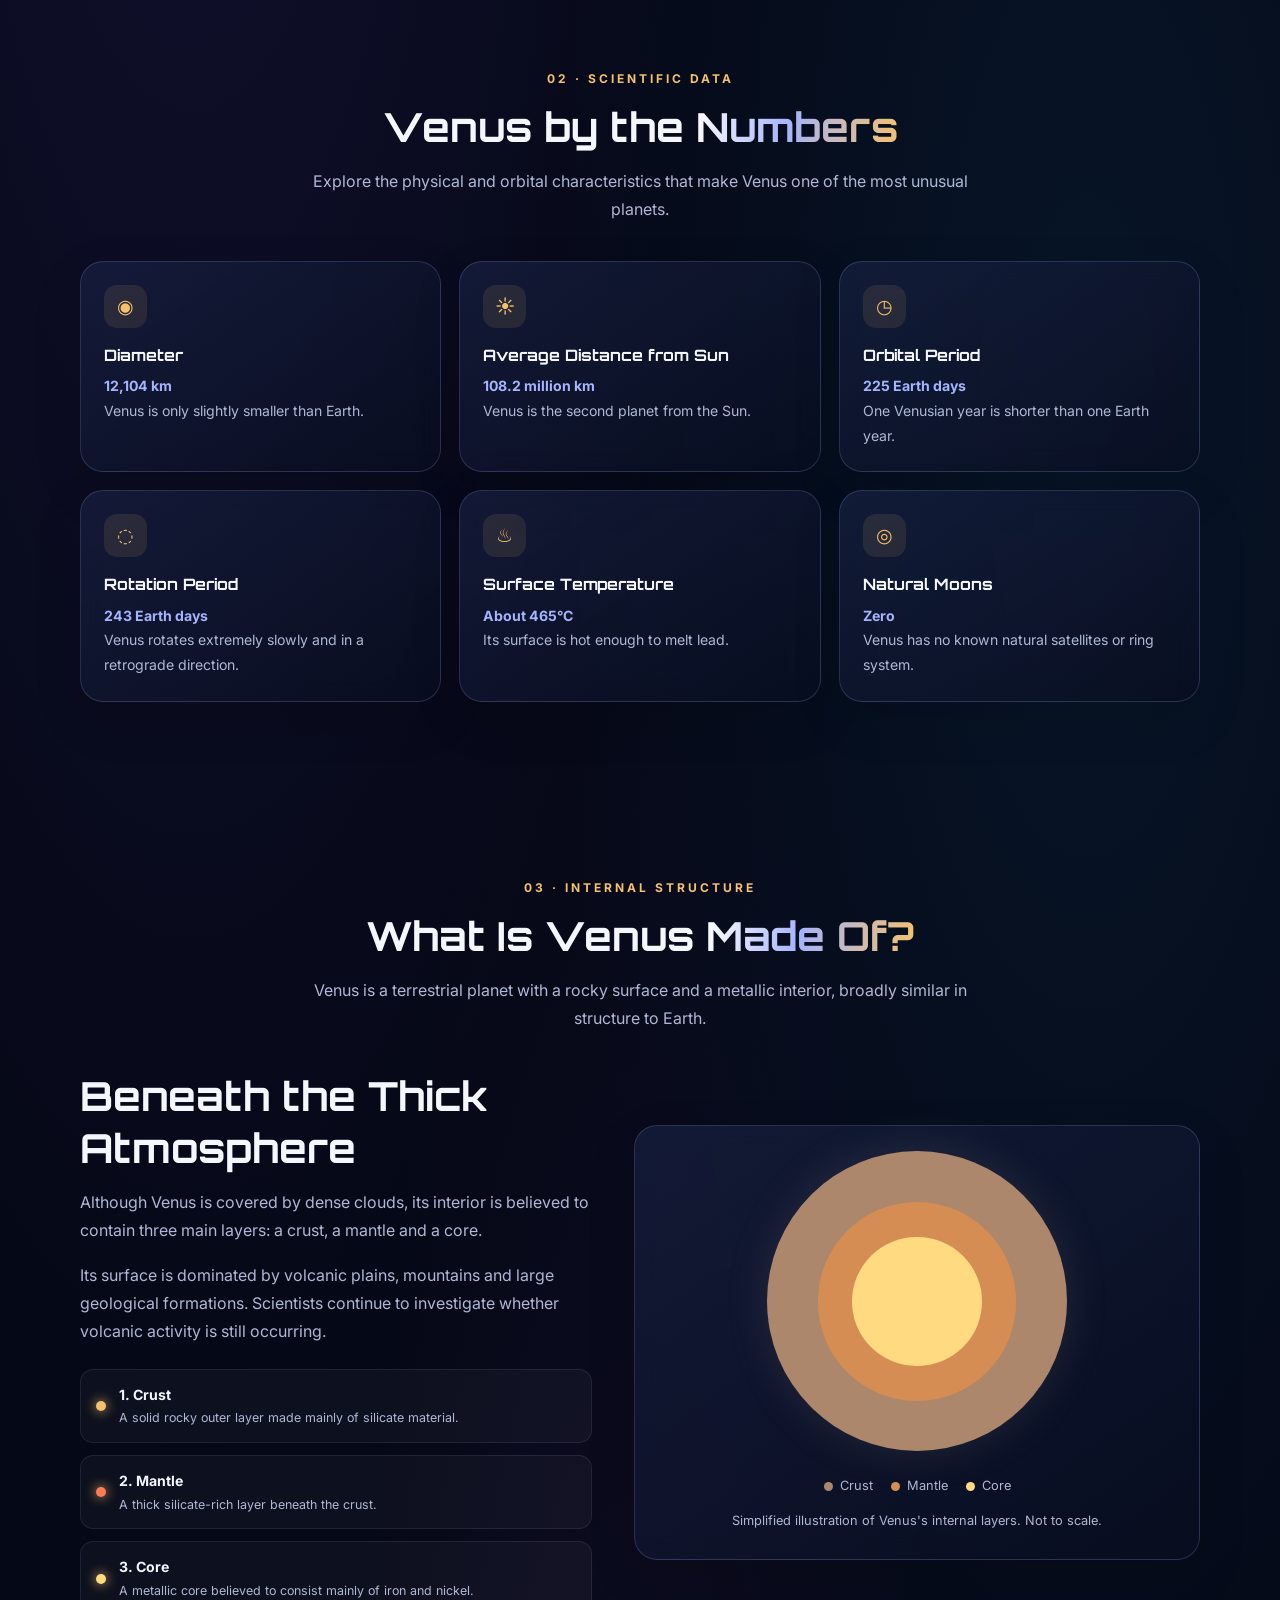
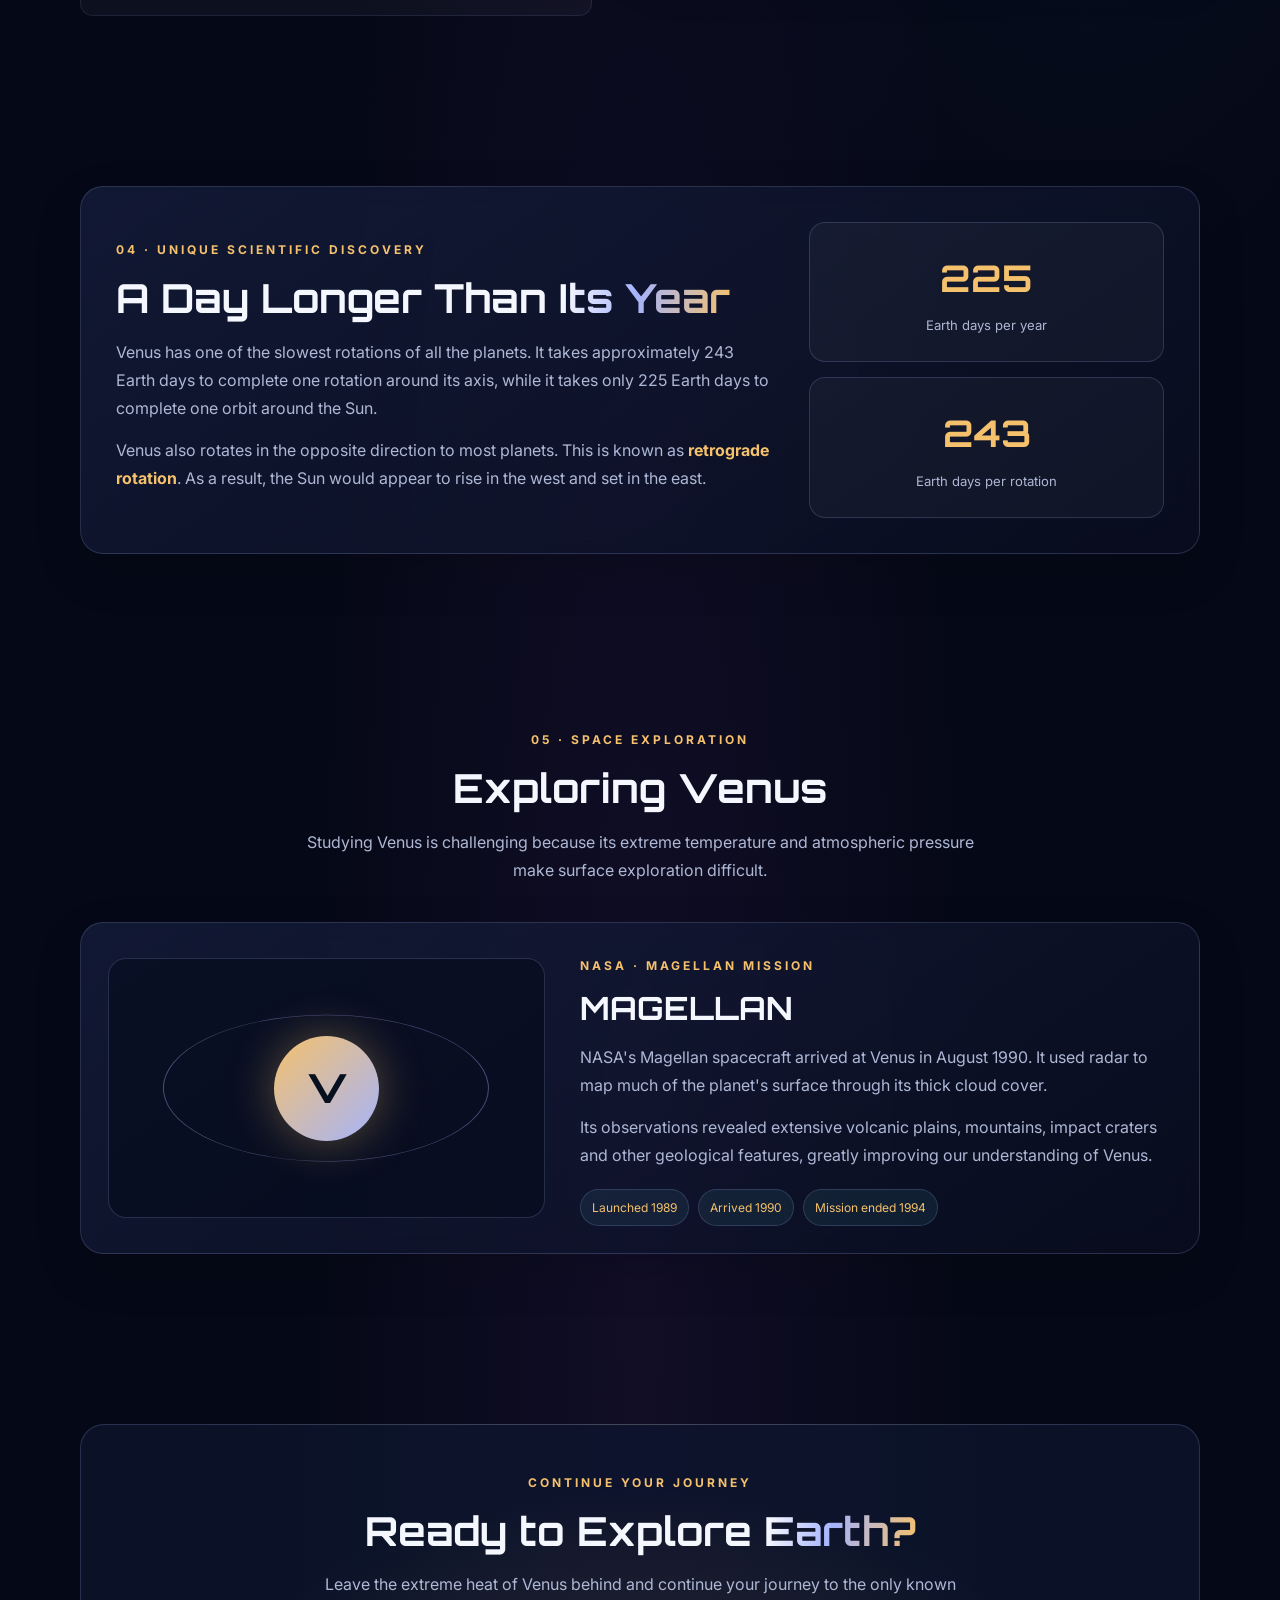
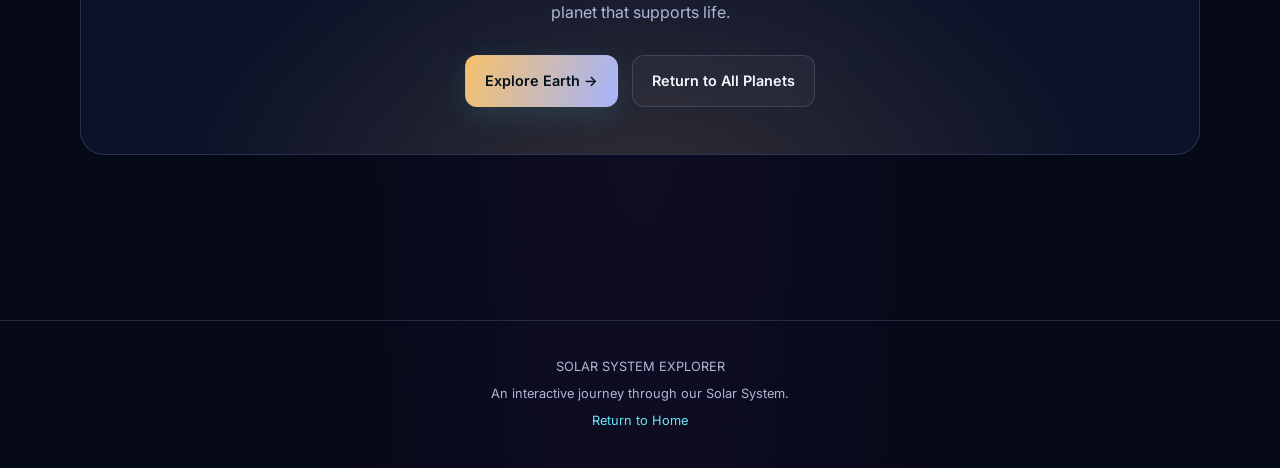
<file: planets/venus.html>
<!DOCTYPE html>
<html lang="en">
<head>
    <meta charset="UTF-8">
    <meta name="viewport" content="width=device-width, initial-scale=1.0">

    <title>Venus | Solar System Explorer</title>

    <meta name="description" content="Explore Venus, the hottest planet in the Solar System. Discover its atmosphere, composition, extreme temperatures and scientific discoveries.">

    <link rel="stylesheet" href="../css/planets.css">
</head>

<body>

    <!-- BACKGROUND EFFECTS -->

    <div class="stars"></div>
    <div class="nebula nebula-one"></div>
    <div class="nebula nebula-two"></div>


    <!-- NAVIGATION -->

    <header>
        <a href="../index.html" class="logo">
            SOLAR SYSTEM EXPLORER
        </a>

        <nav>
            <ul>
                <li><a href="../index.html">Home</a></li>
                <li><a href="../index.html#planets">Planets</a></li>
                <li><a href="#overview">Overview</a></li>
                <li><a href="#facts">Facts</a></li>
                <li><a href="#structure">Structure</a></li>
            </ul>
        </nav>
    </header>


    <main class="planet-page" style="--planet-accent: #f5c16c;">

        <!-- 1. FULL-SCREEN HERO -->

        <section class="hero planet-hero container">

            <div class="hero-copy">

                <span class="eyebrow">PLANET 02 · TERRESTRIAL PLANET</span>

                <h1>
                    <span class="gradient-text">VENUS</span>
                </h1>

                <h2 class="planet-subtitle">
                    Earth's Hottest Neighbour
                </h2>

                <p>
                    Hidden beneath thick yellowish clouds, Venus is a
                    world of crushing atmospheric pressure and extreme
                    heat. Although similar to Earth in size, its surface
                    conditions are dramatically different, making it
                    one of the most extreme environments in our
                    Solar System.
                </p>

                <div class="hero-buttons">

                    <a href="#overview" class="button button-primary">
                        Explore Venus
                    </a>

                    <a href="#facts" class="button button-secondary">
                        Discover the Facts
                    </a>

                </div>


                <div class="hero-stats">

                    <div class="stat">
                        <strong>12,104 km</strong>
                        <span>Diameter</span>
                    </div>

                    <div class="stat">
                        <strong>108.2 million km</strong>
                        <span>Average distance from Sun</span>
                    </div>

                    <div class="stat">
                        <strong>225 days</strong>
                        <span>Orbital period</span>
                    </div>

                </div>

            </div>


            <div class="hero-visual">

                <div class="orbit"></div>
                <div class="orbit orbit-two"></div>
                <div class="planet-glow"></div>

                <img
                    src="../images/venus.png"
                    alt="Venus surrounded by its thick yellowish cloud layers"
                    class="planet-image"
                >

                <div class="floating-label label-top">
                    Hottest planet in the Solar System
                </div>

                <div class="floating-label label-bottom">
                    Retrograde rotation
                </div>

            </div>

        </section>


        <!-- 2. OVERVIEW -->

        <section class="section" id="overview">

            <div class="container overview-grid">

                <div class="overview-text">

                    <span class="eyebrow">01 · PLANET OVERVIEW</span>

                    <h2>
                        A World of <span class="gradient-text">Extreme Heat</span>
                    </h2>

                    <p>
                        Venus is the second planet from the Sun and is
                        often called Earth's twin because of their
                        similar sizes, masses and rocky compositions.
                    </p>

                    <p>
                        However, Venus has a very different environment.
                        Its atmosphere is extremely thick and consists
                        mainly of carbon dioxide, with clouds containing
                        sulfuric acid.
                    </p>

                    <p>
                        This atmosphere traps heat through an intense
                        greenhouse effect, producing surface temperatures
                        hot enough to melt lead. Venus is therefore the
                        hottest planet in the Solar System, even though
                        Mercury is closer to the Sun.
                    </p>

                    <div class="highlight">

                        <strong>Did you know?</strong>

                        Venus is hotter than Mercury despite being
                        farther from the Sun. Its powerful greenhouse
                        effect is responsible for this extreme heat.

                    </div>

                </div>


                <div class="image-frame">

                    <img
                        src="../images/venus upclose.jfif"
                        alt="Venus showing its thick cloud-covered atmosphere"
                    >

                    <p class="image-caption">
                        Venus is covered by thick clouds that hide
                        most of its rocky surface from visible light.
                    </p>

                </div>

            </div>

        </section>


        <!-- 3. SCIENTIFIC FACTS -->

        <section class="section" id="facts">

            <div class="container">

                <div class="section-heading">

                    <span class="eyebrow">02 · SCIENTIFIC DATA</span>

                    <h2>
                        Venus by the <span class="gradient-text">Numbers</span>
                    </h2>

                    <p>
                        Explore the physical and orbital characteristics
                        that make Venus one of the most unusual planets.
                    </p>

                </div>


                <div class="facts-grid">


                    <article class="glass-card fact-card">

                        <div class="fact-icon">◉</div>

                        <h3>Diameter</h3>

                        <p>
                            <strong>12,104 km</strong>
                            <br>
                            Venus is only slightly smaller than Earth.
                        </p>

                    </article>


                    <article class="glass-card fact-card">

                        <div class="fact-icon">☀</div>

                        <h3>Average Distance from Sun</h3>

                        <p>
                            <strong>108.2 million km</strong>
                            <br>
                            Venus is the second planet from the Sun.
                        </p>

                    </article>


                    <article class="glass-card fact-card">

                        <div class="fact-icon">◷</div>

                        <h3>Orbital Period</h3>

                        <p>
                            <strong>225 Earth days</strong>
                            <br>
                            One Venusian year is shorter than
                            one Earth year.
                        </p>

                    </article>


                    <article class="glass-card fact-card">

                        <div class="fact-icon">◌</div>

                        <h3>Rotation Period</h3>

                        <p>
                            <strong>243 Earth days</strong>
                            <br>
                            Venus rotates extremely slowly
                            and in a retrograde direction.
                        </p>

                    </article>


                    <article class="glass-card fact-card">

                        <div class="fact-icon">♨</div>

                        <h3>Surface Temperature</h3>

                        <p>
                            <strong>About 465°C</strong>
                            <br>
                            Its surface is hot enough to melt lead.
                        </p>

                    </article>


                    <article class="glass-card fact-card">

                        <div class="fact-icon">◎</div>

                        <h3>Natural Moons</h3>

                        <p>
                            <strong>Zero</strong>
                            <br>
                            Venus has no known natural satellites
                            or ring system.
                        </p>

                    </article>


                </div>

            </div>

        </section>


        <!-- 4. COMPOSITION AND INTERNAL STRUCTURE -->

        <section class="section" id="structure">

            <div class="container">

                <div class="section-heading">

                    <span class="eyebrow">03 · INTERNAL STRUCTURE</span>

                    <h2>
                        What Is Venus <span class="gradient-text">Made Of?</span>
                    </h2>

                    <p>
                        Venus is a terrestrial planet with a rocky
                        surface and a metallic interior, broadly
                        similar in structure to Earth.
                    </p>

                </div>


                <div class="core-grid">


                    <div class="core-copy">

                        <h2>
                            Beneath the Thick Atmosphere
                        </h2>

                        <p>
                            Although Venus is covered by dense clouds,
                            its interior is believed to contain three
                            main layers: a crust, a mantle and a core.
                        </p>

                        <p>
                            Its surface is dominated by volcanic
                            plains, mountains and large geological
                            formations. Scientists continue to
                            investigate whether volcanic activity
                            is still occurring.
                        </p>


                        <div class="layer-list">


                            <div class="layer">

                                <div class="layer-dot"></div>

                                <div>
                                    <strong>1. Crust</strong>

                                    <span>
                                        A solid rocky outer layer
                                        made mainly of silicate material.
                                    </span>
                                </div>

                            </div>


                            <div class="layer">

                                <div class="layer-dot"></div>

                                <div>
                                    <strong>2. Mantle</strong>

                                    <span>
                                        A thick silicate-rich layer
                                        beneath the crust.
                                    </span>
                                </div>

                            </div>


                            <div class="layer">

                                <div class="layer-dot"></div>

                                <div>
                                    <strong>3. Core</strong>

                                    <span>
                                        A metallic core believed to
                                        consist mainly of iron and nickel.
                                    </span>
                                </div>

                            </div>


                        </div>

                    </div>


                    <div class="structure-visual glass-card">

                        <div class="structure-diagram">

                            <div class="structure-layer structure-crust">

                                <div class="structure-layer structure-mantle">

                                    <div class="structure-layer structure-core"></div>

                                </div>

                            </div>

                        </div>


                        <div class="structure-legend">

                            <div>
                                <span class="legend-dot crust-dot"></span>
                                Crust
                            </div>

                            <div>
                                <span class="legend-dot mantle-dot"></span>
                                Mantle
                            </div>

                            <div>
                                <span class="legend-dot core-dot"></span>
                                Core
                            </div>

                        </div>


                        <p class="image-caption">
                            Simplified illustration of Venus's
                            internal layers. Not to scale.
                        </p>

                    </div>

                </div>

            </div>

        </section>


        <!-- 5. UNIQUE SCIENTIFIC FACT -->

        <section class="section">

            <div class="container">

                <div class="glass-card discovery-card">

                    <div class="discovery-content">

                        <span class="eyebrow">
                            04 · UNIQUE SCIENTIFIC DISCOVERY
                        </span>

                        <h2>
                            A Day Longer Than <span class="gradient-text">Its Year</span>
                        </h2>

                        <p>
                            Venus has one of the slowest rotations
                            of all the planets. It takes approximately
                            243 Earth days to complete one rotation
                            around its axis, while it takes only
                            225 Earth days to complete one orbit
                            around the Sun.
                        </p>

                        <p>
                            Venus also rotates in the opposite
                            direction to most planets. This is known
                            as <strong>retrograde rotation</strong>.
                            As a result, the Sun would appear to rise
                            in the west and set in the east.
                        </p>

                    </div>


                    <div class="discovery-stats">

                        <div class="discovery-stat">

                            <strong>225</strong>

                            <span>
                                Earth days per year
                            </span>

                        </div>


                        <div class="discovery-stat">

                            <strong>243</strong>

                            <span>
                                Earth days per rotation
                            </span>

                        </div>

                    </div>

                </div>

            </div>

        </section>


        <!-- 6. SPACECRAFT EXPLORATION -->

        <section class="section" id="exploration">

            <div class="container">

                <div class="section-heading">

                    <span class="eyebrow">05 · SPACE EXPLORATION</span>

                    <h2>
                        Exploring Venus
                    </h2>

                    <p>
                        Studying Venus is challenging because its
                        extreme temperature and atmospheric pressure
                        make surface exploration difficult.
                    </p>

                </div>


                <div class="glass-card mission-card">


                    <div class="mission-visual">

                        <div class="mission-orbit"></div>

                        <div class="mission-symbol">
                            V
                        </div>

                    </div>


                    <div class="mission-content">

                        <span class="eyebrow">
                            NASA · MAGELLAN MISSION
                        </span>

                        <h2>
                            MAGELLAN
                        </h2>

                        <p>
                            NASA's Magellan spacecraft arrived at Venus
                            in August 1990. It used radar to map much
                            of the planet's surface through its thick
                            cloud cover.
                        </p>

                        <p>
                            Its observations revealed extensive volcanic
                            plains, mountains, impact craters and other
                            geological features, greatly improving our
                            understanding of Venus.
                        </p>

                        <div class="mission-tags">

                            <span class="tag">Launched 1989</span>

                            <span class="tag">Arrived 1990</span>

                            <span class="tag">Mission ended 1994</span>

                        </div>

                    </div>

                </div>

            </div>

        </section>


        <!-- 7. CLOSING BANNER -->

        <section class="section">

            <div class="container">

                <div class="closing-banner">

                    <span class="eyebrow">
                        CONTINUE YOUR JOURNEY
                    </span>

                    <h2>
                        Ready to Explore <span class="gradient-text">Earth?</span>
                    </h2>

                    <p>
                        Leave the extreme heat of Venus behind and
                        continue your journey to the only known planet
                        that supports life.
                    </p>

                    <a href="earth.html" class="button button-primary">
                        Explore Earth →
                    </a>

                    <a href="../index.html#planets" class="button button-secondary">
                        Return to All Planets
                    </a>

                </div>

            </div>

        </section>

    </main>


    <!-- FOOTER -->

    <footer>

        <p>
            SOLAR SYSTEM EXPLORER
        </p>

        <p>
            An interactive journey through our Solar System.
        </p>

        <p>
            <a href="../index.html">Return to Home</a>
        </p>

    </footer>

</body>
</html>
</file>
<file: css/about.css>
@import url('https://fonts.googleapis.com/css2?family=Inter:wght@400;500;600;700&family=Orbitron:wght@500;600;700;800&display=swap');

    :root {
      --bg: #050816;
      --panel: rgba(14, 22, 47, 0.88);
      --border: rgba(148, 163, 220, 0.22);
      --text: #f5f7ff;
      --muted: #aeb8d5;
      --cyan: #67e8f9;
      --purple: #a5b4fc;
    }

    * {
      box-sizing: border-box;
    }

    html {
      scroll-behavior: smooth;
    }

    body {
      position: relative;
      margin: 0;
      min-height: 100vh;
      overflow-x: hidden;
      color: var(--text);
      font-family: 'Inter', sans-serif;
      line-height: 1.7;

      background:
        radial-gradient(ellipse at 15% 10%, #25275a 0%, transparent 35%),
        radial-gradient(ellipse at 85% 35%, #251345 0%, transparent 35%),
        var(--bg);
    }

    /* Background stars */

    body::before {
      content: "";
      position: fixed;
      inset: 0;
      z-index: 0;
      pointer-events: none;

      background-image:
        radial-gradient(2px 2px at 10% 20%, white 99%, transparent),
        radial-gradient(1px 1px at 30% 65%, white 99%, transparent),
        radial-gradient(2px 2px at 55% 15%, #c7d2fe 99%, transparent),
        radial-gradient(1px 1px at 75% 45%, white 99%, transparent),
        radial-gradient(2px 2px at 90% 80%, #67e8f9 99%, transparent);

      background-size: 300px 250px;
      opacity: 0.55;
    }

    body > * {
      position: relative;
      z-index: 1;
    }

    a {
      color: inherit;
      text-decoration: none;
    }

    a:focus-visible {
      outline: 3px solid var(--cyan);
      outline-offset: 4px;
    }

    /* Header */

    header {
      width: min(1180px, calc(100% - 40px));
      min-height: 78px;
      margin: auto;

      display: flex;
      align-items: center;
      justify-content: space-between;
      gap: 24px;

      border-bottom: 1px solid var(--border);
    }

    header > a:first-child {
      font-family: 'Orbitron', sans-serif;
      font-weight: 700;
    }

    nav ul {
      display: flex;
      gap: 26px;
      padding: 0;
      margin: 0;
      list-style: none;
    }

    nav a {
      color: var(--muted);
      transition: color 0.2s ease;
    }

    nav a:hover,
    nav a[aria-current="page"] {
      color: var(--cyan);
    }

    /* Main layout */

    main {
      width: min(1180px, calc(100% - 40px));
      margin: auto;
    }

    /* Introduction */

    #intro {
      max-width: 850px;
      padding: clamp(60px, 8vw, 95px) 0 35px;
    }

    .eyebrow {
      color: var(--cyan);
      font-size: 0.8rem;
      font-weight: 700;
      letter-spacing: 0.16em;
      text-transform: uppercase;
    }

    #intro h1 {
      margin: 12px 0 0;
      font-family: 'Orbitron', sans-serif;
      font-size: clamp(2.2rem, 6vw, 4.5rem);
      line-height: 1.15;
      letter-spacing: -0.05em;

      background: linear-gradient(
        100deg,
        white,
        var(--purple),
        var(--cyan)
      );

      color: transparent;
      -webkit-background-clip: text;
      background-clip: text;
    }

    #intro p {
      max-width: 700px;
      margin-top: 22px;
      color: var(--muted);
      font-size: 1.05rem;
    }

    /* About information */

    #about {
      padding: clamp(25px, 5vw, 45px);
      border: 1px solid var(--border);
      border-radius: 24px;

      background:
        radial-gradient(
          ellipse at 100% 0%,
          rgba(103, 232, 249, 0.08),
          transparent 45%
        ),
        linear-gradient(
          140deg,
          rgba(22, 32, 65, 0.9),
          rgba(8, 13, 31, 0.92)
        );

      box-shadow: 0 15px 45px rgba(0, 0, 0, 0.2);
    }

    #about h2 {
      margin: 0 0 20px;
      font-family: 'Orbitron', sans-serif;
      font-size: clamp(1.5rem, 3vw, 2rem);
      color: var(--purple);
    }

    #about p {
      margin: 0 0 18px;
      color: var(--muted);
      line-height: 1.9;
    }

    #about p:last-child {
      margin-bottom: 0;
    }

    /* Solar system image */

    .solar-image {
      margin: 35px 0 75px;
      overflow: hidden;
      border: 1px solid var(--border);
      border-radius: 24px;
      background: var(--panel);
      box-shadow: 0 15px 45px rgba(0, 0, 0, 0.25);
    }

    .solar-image img {
      display: block;
      width: 100%;
      max-height: 520px;
      object-fit: cover;
    }

    .image-caption {
      padding: 16px 22px;
      color: var(--muted);
      font-size: 0.9rem;
      border-top: 1px solid var(--border);
    }

    /* Footer */

    footer {
      width: min(1180px, calc(100% - 40px));
      margin: auto;
      padding: 25px 0 35px;
      border-top: 1px solid var(--border);
      color: var(--muted);
      font-size: 0.85rem;
    }

    footer p {
      margin: 5px 0;
    }

    /* Responsive design */

    @media (max-width: 520px) {
      header,
      main,
      footer {
        width: calc(100% - 28px);
      }

      header {
        gap: 12px;
      }

      header > a:first-child {
        font-size: 0.8rem;
      }

      nav ul {
        gap: 13px;
      }

      nav a {
        font-size: 0.82rem;
      }

      #intro {
        padding: 60px 0 30px;
      }

      #intro p {
        font-size: 0.98rem;
      }

      #about {
        padding: 23px;
        border-radius: 18px;
      }

      .solar-image {
        border-radius: 18px;
      }

      .solar-image img {
        max-height: 300px;
      }
    }

    /* Accessibility */

    @media (prefers-reduced-motion: reduce) {
      *,
      *::before,
      *::after {
        scroll-behavior: auto !important;
        animation: none !important;
        transition: none !important;
      }
    }
</file>
<file: css/compare.css>
@import url('https://fonts.googleapis.com/css2?family=Inter:wght@400;500;600;700&family=Orbitron:wght@500;600;700&display=swap');

/* =========================
   CSS Variables
========================= */

:root {
    --bg: #050816;
    --panel: rgba(14, 22, 47, 0.88);
    --border: rgba(148, 163, 220, 0.22);
    --text: #f5f7ff;
    --muted: #aeb8d5;
    --cyan: #67e8f9;
    --purple: #a5b4fc;
}

/* =========================
   Global Styles
========================= */

* {
    box-sizing: border-box;
}

html {
    scroll-behavior: smooth;
}

body {
    margin: 0;
    min-height: 100vh;
    font-family: "Inter", sans-serif;
    color: var(--text);
    line-height: 1.7;
    background:
        radial-gradient(
            circle at 15% 10%,
            rgba(83, 60, 180, 0.2),
            transparent 35%
        ),
        radial-gradient(
            circle at 90% 35%,
            rgba(37, 99, 235, 0.13),
            transparent 30%
        ),
        var(--bg);
}

a {
    color: inherit;
    text-decoration: none;
}

a:focus-visible {
    outline: 2px solid var(--cyan);
    outline-offset: 5px;
}

/* =========================
   Navigation
========================= */
header {
  width: min(1180px, calc(100% - 40px));
  min-height: 78px;
  margin: auto;

  display: flex;
  align-items: center;
  justify-content: space-between;
  gap: 24px;

  border-bottom: 1px solid var(--border);
}

header > a:first-child {
  font-family: 'Orbitron', sans-serif;
  font-weight: 700;
}

nav ul {
  display: flex;
  gap: 26px;
  padding: 0;
  margin: 0;
  list-style: none;
}

nav a {
  color: var(--muted);
  transition: color 0.2s ease;
}

nav a:hover {
  color: var(--cyan);
}

/* =========================
   Main Content
========================= */

main {
    width: min(1400px, 88%);
    margin: 0 auto;
    padding: 65px 0 80px;
}

.hero {
    max-width: 800px;
    margin: 0 auto 42px;
    text-align: center;
}

.eyebrow {
    display: inline-block;
    margin-bottom: 12px;
    padding: 6px 14px;
    color: var(--cyan);
    border: 1px solid var(--border);
    border-radius: 50px;
    background: rgba(103, 232, 249, 0.06);
    font-size: 0.78rem;
    font-weight: 600;
    letter-spacing: 2px;
    text-transform: uppercase;
}

h1 {
    margin: 0 0 18px;
    font-family: "Orbitron", sans-serif;
    font-size: clamp(2rem, 5vw, 3.5rem);
    line-height: 1.2;
    background: linear-gradient(
        100deg,
        #ffffff,
        var(--purple),
        var(--cyan)
    );
    -webkit-background-clip: text;
    background-clip: text;
    color: transparent;
}

.hero p {
    max-width: 650px;
    margin: 0 auto;
    color: var(--muted);
    font-size: 1rem;
}

/* =========================
   Comparison Table Panel
========================= */

.table-panel {
    padding: 26px;
    border: 1px solid var(--border);
    border-radius: 22px;
    background: var(--panel);
    box-shadow: 0 20px 60px rgba(0, 0, 0, 0.22);
    -webkit-backdrop-filter: blur(14px);
    backdrop-filter: blur(14px);
}

.table-heading {
    margin: 0 0 6px;
    font-family: "Orbitron", sans-serif;
    font-size: 1.1rem;
    color: var(--text);
}

.table-description {
    margin: 0 0 22px;
    color: var(--muted);
    font-size: 0.9rem;
}

.table-scroll {
    width: 100%;
    overflow-x: auto;
    border: 1px solid var(--border);
    border-radius: 14px;
}

table {
    width: 100%;
    min-width: 850px;
    border-collapse: collapse;
    text-align: left;
}

caption {
    padding: 12px;
    color: var(--muted);
    text-align: left;
    font-size: 0.85rem;
}

thead {
    background: rgba(103, 232, 249, 0.09);
}

th,
td {
    padding: 15px 16px;
    border-bottom: 1px solid var(--border);
    white-space: nowrap;
}

thead th {
    color: var(--cyan);
    font-size: 0.78rem;
    font-weight: 700;
    letter-spacing: 0.4px;
}

tbody th {
    color: var(--text);
    font-weight: 600;
}

tbody td {
    color: var(--muted);
    font-size: 0.9rem;
}

tbody tr {
    transition: background 0.25s ease, box-shadow 0.25s ease;
}

tbody tr:hover {
    background: rgba(165, 180, 252, 0.09);
    box-shadow: inset 3px 0 var(--cyan);
}

tbody tr:last-child th,
tbody tr:last-child td {
    border-bottom: none;
}

/* =========================
   Planet Names and Indicators
========================= */

.planet-name {
    display: flex;
    align-items: center;
    gap: 10px;
}

.planet-dot {
    width: 9px;
    height: 9px;
    flex-shrink: 0;
    border-radius: 50%;
    background: var(--purple);
    box-shadow: 0 0 12px rgba(165, 180, 252, 0.65);
}

tbody tr:nth-child(3) .planet-dot {
    background: var(--cyan);
    box-shadow: 0 0 12px rgba(103, 232, 249, 0.65);
}

/* =========================
   Image Panel
========================= */

.image-panel {
    margin-top: 32px;
    overflow: hidden;
    border: 1px solid var(--border);
    border-radius: 22px;
    background: var(--panel);
}

.image-panel img {
    display: block;
    width: 100%;
    height: auto;
    max-height: none;
    object-fit: contain;
    object-position: center;
}

.image-caption {
    padding: 14px 20px;
    color: var(--muted);
    text-align: center;
    font-size: 0.85rem;
}

/* =========================
   Footer
========================= */

footer {
    padding: 24px 7%;
    border-top: 1px solid var(--border);
    color: var(--muted);
    text-align: center;
    font-size: 0.82rem;
}

footer strong {
    color: var(--cyan);
    font-weight: 600;
}

/* =========================
   Responsive Design
========================= */

@media (max-width: 650px) {
    header {
        align-items: flex-start;
        flex-direction: column;
        padding: 16px 6%;
    }

    nav ul {
        gap: 22px;
        flex-wrap: wrap;
    }

    main {
        width: 92%;
        padding: 42px 0 55px;
    }

    .table-panel {
        padding: 16px;
        border-radius: 16px;
    }

    .hero {
        margin-bottom: 30px;
    }
}

/* =========================
   Reduced Motion Accessibility
========================= */

@media (prefers-reduced-motion: reduce) {
    html {
        scroll-behavior: auto;
    }

    *,
    *::before,
    *::after {
        transition-duration: 0.01ms !important;
        animation-duration: 0.01ms !important;
        animation-iteration-count: 1 !important;
        scroll-behavior: auto !important;
    }
}
</file>
<file: css/planets.css>
@import url('https://fonts.googleapis.com/css2?family=Inter:wght@400;500;600;700&family=Orbitron:wght@500;600;700;800&display=swap');


/* VARIABLES */

:root {
    --bg: #050816;
    --panel: rgba(14, 22, 47, 0.78);
    --panel-light: rgba(25, 34, 68, 0.65);
    --border: rgba(148, 163, 220, 0.22);

    --text: #f5f7ff;
    --muted: #aeb8d5;

    --cyan: #67e8f9;
    --purple: #a5b4fc;
    --orange: #ffb454;

    --planet-accent: #67e8f9;
}


/* RESET */

* {
    box-sizing: border-box;
    margin: 0;
    padding: 0;
}

html {
    scroll-behavior: smooth;
    scroll-padding-top: 100px;
}

body {
    min-height: 100vh;
    overflow-x: hidden;

    color: var(--text);

    background:
        radial-gradient(
            ellipse at 15% 15%,
            rgba(83, 63, 175, 0.18),
            transparent 36%
        ),
        radial-gradient(
            ellipse at 85% 38%,
            rgba(22, 116, 170, 0.12),
            transparent 35%
        ),
        radial-gradient(
            ellipse at 50% 85%,
            rgba(105, 55, 155, 0.12),
            transparent 38%
        ),
        var(--bg);

    font-family: "Inter", sans-serif;
    line-height: 1.75;
}

a {
    color: inherit;
    text-decoration: none;
}

img {
    display: block;
    max-width: 100%;
}

h1, h2, h3, h4, h5, h6 {
    font-family: "Orbitron", sans-serif;
    line-height: 1.3;
}


/* =========================================
   BACKGROUND EFFECTS
========================================= */

.stars,
.stars::before,
.stars::after {
    position: fixed;
    inset: 0;
    pointer-events: none;
}

.stars {
    z-index: -1;
    opacity: 0.75;

    background-image:
        radial-gradient(1px 1px at 8% 16%, white 99%, transparent),
        radial-gradient(2px 2px at 22% 72%, #a5b4fc 99%, transparent),
        radial-gradient(1px 1px at 36% 35%, white 99%, transparent),
        radial-gradient(2px 2px at 48% 82%, #67e8f9 99%, transparent),
        radial-gradient(1px 1px at 63% 13%, white 99%, transparent),
        radial-gradient(1px 1px at 76% 54%, white 99%, transparent),
        radial-gradient(2px 2px at 88% 27%, #c4b5fd 99%, transparent),
        radial-gradient(1px 1px at 94% 86%, white 99%, transparent),
        radial-gradient(1px 1px at 14% 91%, white 99%, transparent),
        radial-gradient(1px 1px at 56% 48%, #a5b4fc 99%, transparent);

    background-size: 370px 370px;

    animation: starDrift 100s linear infinite;
}

.stars::before {
    content: "";
    opacity: 0.5;

    background-image:
        radial-gradient(1px 1px at 20% 20%, white 99%, transparent),
        radial-gradient(2px 2px at 70% 40%, #67e8f9 99%, transparent),
        radial-gradient(1px 1px at 40% 80%, white 99%, transparent),
        radial-gradient(1px 1px at 90% 70%, #c4b5fd 99%, transparent);

    background-size: 230px 260px;

    animation: twinkle 5s ease-in-out infinite alternate;
}

.stars::after {
    content: "";
    opacity: 0.35;

    background-image:
        radial-gradient(1px 1px at 30% 55%, white 99%, transparent),
        radial-gradient(1px 1px at 80% 10%, white 99%, transparent),
        radial-gradient(2px 2px at 55% 30%, #c4b5fd 99%, transparent);

    background-size: 310px 320px;
}

.nebula {
    position: fixed;
    z-index: -1;

    width: 350px;
    height: 350px;

    border-radius: 50%;
    filter: blur(100px);

    opacity: 0.13;
    pointer-events: none;
}

.nebula-one {
    top: 20%;
    left: -180px;
    background: #7657ff;
}

.nebula-two {
    right: -180px;
    bottom: 8%;
    background: #00c8ff;
}


/* ANIMATIONS */

@keyframes starDrift {
    from {
        background-position: 0 0;
    }

    to {
        background-position: 370px 370px;
    }
}

@keyframes twinkle {
    from {
        opacity: 0.2;
    }

    to {
        opacity: 0.75;
    }
}

@keyframes sunFloat {
    0%, 100% {
        transform: translateY(0);
    }

    50% {
        transform: translateY(-10px);
    }
}

@keyframes glowPulse {
    0%, 100% {
        opacity: 0.45;
        transform: scale(0.96);
    }

    50% {
        opacity: 0.8;
        transform: scale(1.05);
    }
}

@keyframes planetFloat {
    0%, 100% {
        transform: translateY(0);
    }

    50% {
        transform: translateY(-13px);
    }
}


/* =========================================
   NAVIGATION
========================================= */

header {
    position: relative;
    z-index: 10;

    width: min(1180px, calc(100% - 40px));
    min-height: 78px;

    margin: auto;

    display: flex;
    align-items: center;
    justify-content: space-between;
    gap: 24px;

    border-bottom: 1px solid var(--border);
}

.logo {
    font-family: "Orbitron", sans-serif;
    font-weight: 700;
    font-size: 0.9rem;
    white-space: nowrap;
}

nav ul {
    display: flex;
    gap: 26px;

    padding: 0;
    margin: 0;

    list-style: none;
}

nav a {
    color: var(--muted);
    font-size: 0.88rem;

    transition: color 0.2s ease;
}

nav a:hover {
    color: var(--cyan);
}


/* =========================================
   GENERAL LAYOUT
========================================= */

.container {
    width: min(1120px, calc(100% - 44px));
    margin-inline: auto;
}

.section {
    padding: 85px 0;
}

.section-heading {
    max-width: 700px;

    margin: 0 auto 38px;

    text-align: center;
}

.eyebrow {
    display: inline-block;

    margin-bottom: 12px;

    color: var(--planet-accent);

    font-size: 0.75rem;
    font-weight: 700;

    letter-spacing: 3px;
    text-transform: uppercase;
}

h2 {
    margin-bottom: 14px;
    font-size: clamp(1.65rem, 4vw, 2.5rem);
}

.section-heading p,
.muted {
    color: var(--muted);
}

.gradient-text {
    color: var(--planet-accent);

    background: linear-gradient(
        100deg,
        #ffffff,
        var(--purple) 45%,
        var(--planet-accent)
    );

    -webkit-background-clip: text;
    background-clip: text;
    -webkit-text-fill-color: transparent;
}


/* =========================================
   FULL-SCREEN PLANET HERO
========================================= */

.planet-hero {
    position: relative;

    display: grid;
    grid-template-columns: 1.05fr 0.95fr;

    align-items: center;
    gap: 50px;

    min-height: calc(100svh - 78px);
    padding-top: 50px;
    padding-bottom: 50px;
}

.hero-copy {
    position: relative;
    z-index: 2;
}

.hero h1 {
    margin: 12px 0 10px;

    font-size: clamp(3rem, 6vw, 5.5rem);
    letter-spacing: -2px;
}

.planet-subtitle {
    color: var(--planet-accent);

    font-size: clamp(1.15rem, 2.5vw, 1.7rem);
}

.hero-copy > p {
    max-width: 580px;

    margin-top: 20px;

    color: var(--muted);
    font-size: 1.04rem;
}

.hero-buttons {
    display: flex;
    flex-wrap: wrap;
    gap: 13px;

    margin-top: 28px;
}


/* BUTTONS */

.button {
    display: inline-flex;
    justify-content: center;
    align-items: center;

    padding: 12px 19px;

    border: 1px solid var(--border);
    border-radius: 12px;

    font-size: 0.9rem;
    font-weight: 600;

    transition:
        transform 0.25s,
        box-shadow 0.25s,
        background 0.25s;
}

.button:hover {
    transform: translateY(-3px);
}

.button-primary {
    color: #04101b;

    border-color: transparent;

    background: linear-gradient(
        110deg,
        var(--planet-accent),
        var(--purple)
    );

    box-shadow: 0 8px 28px rgba(103, 232, 249, 0.13);
}

.button-secondary {
    color: var(--text);
    background: rgba(255, 255, 255, 0.035);
}


/* PLANET VISUAL */

.hero-visual {
    position: relative;

    display: grid;
    place-items: center;

    min-height: 500px;

    isolation: isolate;
}

.orbit {
    position: absolute;

    width: 95%;
    aspect-ratio: 1;

    border: 1px solid rgba(165, 180, 252, 0.17);
    border-radius: 50%;

    transform: rotate(-18deg) scaleY(0.77);
}

.orbit-two {
    width: 76%;

    border-color: rgba(103, 232, 249, 0.2);

    transform: rotate(25deg) scaleY(0.82);
}

.planet-glow {
    position: absolute;

    width: 78%;
    aspect-ratio: 1;

    border-radius: 50%;

    background: radial-gradient(
        circle,
        color-mix(in srgb, var(--planet-accent) 32%, transparent),
        transparent 70%
    );

    filter: blur(20px);

    animation: glowPulse 5s ease-in-out infinite;
}

.planet-image {
    position: relative;
    z-index: 2;

    width: min(88%, 490px);
    height: auto;
    max-height: 490px;

    object-fit: contain;

    filter: drop-shadow(
        0 0 30px color-mix(in srgb, var(--planet-accent) 35%, transparent)
    );

    animation: planetFloat 7s ease-in-out infinite;
}

.floating-label {
    position: absolute;
    z-index: 3;

    padding: 9px 13px;

    color: var(--text);

    background: rgba(14, 22, 47, 0.8);

    border: 1px solid var(--border);
    border-radius: 12px;

    font-size: 0.77rem;

    backdrop-filter: blur(10px);
}

.label-top {
    top: 12%;
    right: 0;
}

.label-bottom {
    bottom: 13%;
    left: 0;
}


/* HERO STATS */

.hero-stats {
    display: grid;
    grid-template-columns: repeat(3, 1fr);
    gap: 14px;

    margin-top: 34px;
}

.stat {
    min-width: 0;
    padding: 17px;

    background: var(--panel);

    border: 1px solid var(--border);
    border-radius: 16px;
}

.stat strong {
    display: block;

    color: var(--planet-accent);

    font-family: "Orbitron", sans-serif;
    font-size: clamp(0.85rem, 2vw, 1.15rem);

    overflow-wrap: anywhere;
}

.stat span {
    color: var(--muted);
    font-size: 0.77rem;
}


/* =========================================
   GLASS PANELS AND IMAGES
========================================= */

.glass-card {
    background: linear-gradient(
        145deg,
        var(--panel-light),
        rgba(9, 14, 33, 0.72)
    );

    border: 1px solid var(--border);
    border-radius: 23px;

    box-shadow: 0 18px 50px rgba(0, 0, 0, 0.12);

    backdrop-filter: blur(12px);
}

.image-frame {
    position: relative;
    overflow: hidden;

    min-width: 0;
    padding: 12px;

    background: rgba(6, 10, 27, 0.6);

    border: 1px solid var(--border);
    border-radius: 19px;
}

.image-frame img {
    width: 100%;
    height: auto;
    max-height: 470px;

    object-fit: contain;
    object-position: center;

    border-radius: 12px;

    transition: transform 0.5s ease, filter 0.5s ease;
}

.image-frame:hover img {
    transform: scale(1.025);
    filter: brightness(1.08);
}

.image-caption {
    padding: 12px 5px 2px;

    color: var(--muted);
    font-size: 0.8rem;
    text-align: center;
}


/* =========================================
   OVERVIEW
========================================= */

.overview-grid {
    display: grid;
    grid-template-columns: 1fr 0.9fr;

    align-items: center;
    gap: 42px;
}

.overview-text h2 {
    margin-bottom: 20px;
}

.overview-text p {
    margin-bottom: 16px;
    color: var(--muted);
}

.highlight {
    padding: 17px 19px;
    margin-top: 24px;

    border-left: 3px solid var(--planet-accent);
    border-radius: 0 12px 12px 0;

    background: color-mix(
        in srgb,
        var(--planet-accent) 6%,
        transparent
    );

    color: #dfe8ff;
}


/* =========================================
   FACT CARDS
========================================= */

.facts-grid {
    display: grid;
    grid-template-columns: repeat(3, minmax(0, 1fr));
    gap: 18px;
}

.fact-card {
    padding: 23px;

    transition:
        transform 0.25s,
        border-color 0.25s;
}

.fact-card:hover {
    transform: translateY(-5px);
    border-color: var(--planet-accent);
}

.fact-icon {
    display: grid;
    place-items: center;

    width: 43px;
    height: 43px;

    margin-bottom: 17px;

    border-radius: 13px;

    color: var(--planet-accent);

    background: color-mix(
        in srgb,
        var(--planet-accent) 10%,
        transparent
    );

    font-size: 1.2rem;
}

.fact-card h3 {
    margin-bottom: 9px;
    font-size: 0.98rem;
}

.fact-card p {
    color: var(--muted);
    font-size: 0.88rem;
}

.fact-card strong {
    color: var(--purple);
}


/* =========================================
   INTERNAL STRUCTURE
========================================= */

.core-grid {
    display: grid;
    grid-template-columns: 0.95fr 1.05fr;

    align-items: center;
    gap: 42px;
}

.core-copy p {
    margin-bottom: 17px;
    color: var(--muted);
}

.layer-list {
    display: grid;
    gap: 12px;

    margin-top: 24px;
}

.layer {
    display: flex;
    align-items: center;
    gap: 13px;

    padding: 13px 15px;

    background: rgba(255, 255, 255, 0.035);

    border: 1px solid rgba(148, 163, 220, 0.13);
    border-radius: 13px;
}

.layer-dot {
    flex: 0 0 10px;

    width: 10px;
    height: 10px;

    border-radius: 50%;

    background: var(--planet-accent);

    box-shadow: 0 0 12px var(--planet-accent);
}

.layer:nth-child(2) .layer-dot {
    background: #ff7c54;
}

.layer:nth-child(3) .layer-dot {
    background: #ffda80;
}

.layer strong {
    display: block;
    font-size: 0.88rem;
}

.layer span {
    display: block;

    color: var(--muted);
    font-size: 0.78rem;
}


/* STRUCTURE DIAGRAM */

.structure-visual {
    display: grid;
    place-items: center;

    min-height: 410px;
    padding: 25px;
}

.structure-diagram {
    display: grid;
    place-items: center;

    width: min(300px, 80%);
    aspect-ratio: 1;

    border-radius: 50%;

    background: #ad876b;

    box-shadow: 0 0 45px rgba(196, 181, 165, 0.13);
}

.structure-layer {
    display: grid;
    place-items: center;

    width: 78%;
    aspect-ratio: 1;

    border-radius: 50%;
}

.structure-crust {
    background: #ad876b;
}

.structure-mantle {
    width: 85%;
    background: #d68d54;
}

.structure-core {
    width: 65%;
    background: #ffda80;
}

.structure-legend {
    display: flex;
    justify-content: center;
    flex-wrap: wrap;

    gap: 18px;
    margin-top: 24px;

    color: var(--muted);
    font-size: 0.8rem;
}

.structure-legend > div {
    display: flex;
    align-items: center;
    gap: 7px;
}

.legend-dot {
    width: 9px;
    height: 9px;

    border-radius: 50%;
}

.crust-dot {
    background: #ad876b;
}

.mantle-dot {
    background: #d68d54;
}

.core-dot {
    background: #ffda80;
}


/* =========================================
   UNIQUE DISCOVERY
========================================= */

.discovery-card {
    display: grid;
    grid-template-columns: 1.3fr 0.7fr;

    align-items: center;
    gap: 35px;

    padding: 35px;
}

.discovery-content p {
    margin: 14px 0;
    color: var(--muted);
}

.discovery-content strong {
    color: var(--planet-accent);
}

.discovery-stats {
    display: grid;
    gap: 15px;
}

.discovery-stat {
    padding: 23px;

    background: rgba(255, 255, 255, 0.035);

    border: 1px solid var(--border);
    border-radius: 16px;

    text-align: center;
}

.discovery-stat strong {
    display: block;

    color: var(--planet-accent);

    font-family: "Orbitron", sans-serif;
    font-size: 2.3rem;
}

.discovery-stat span {
    color: var(--muted);
    font-size: 0.82rem;
}


/* =========================================
   SPACECRAFT FEATURE
========================================= */

.mission-card {
    display: grid;
    grid-template-columns: 0.85fr 1.15fr;

    align-items: center;
    gap: 35px;

    padding: 27px;
}

.mission-content h2 {
    font-size: clamp(1.4rem, 3vw, 2rem);
}

.mission-content p {
    margin: 14px 0;
    color: var(--muted);
}

.mission-tags {
    display: flex;
    flex-wrap: wrap;
    gap: 9px;

    margin-top: 20px;
}

.tag {
    padding: 7px 11px;

    color: var(--planet-accent);

    background: rgba(103, 232, 249, 0.07);

    border: 1px solid var(--border);
    border-radius: 999px;

    font-size: 0.75rem;
}


/* MISSION VISUAL */

.mission-visual {
    position: relative;

    display: grid;
    place-items: center;

    min-height: 260px;
    overflow: hidden;

    border-radius: 18px;

    background: rgba(6, 10, 27, 0.6);
    border: 1px solid var(--border);
}

.mission-orbit {
    position: absolute;

    width: 75%;
    aspect-ratio: 1;

    border: 1px solid rgba(165, 180, 252, 0.4);
    border-radius: 50%;

    transform: scaleY(0.45) rotate(-25deg);
}

.mission-symbol {
    display: grid;
    place-items: center;

    width: 105px;
    height: 105px;

    border-radius: 50%;

    color: #07101f;

    background: linear-gradient(
        135deg,
        var(--planet-accent),
        var(--purple)
    );

    font-family: "Orbitron", sans-serif;
    font-size: 2.5rem;
    font-weight: 800;

    box-shadow: 0 0 45px color-mix(
        in srgb,
        var(--planet-accent) 35%,
        transparent
    );
}


/* =========================================
   CLOSING BANNER
========================================= */

.closing-banner {
    position: relative;
    overflow: hidden;

    padding: 42px 25px;

    text-align: center;

    background:
        radial-gradient(
            ellipse at 50% 120%,
            color-mix(in srgb, var(--planet-accent) 16%, transparent),
            transparent 60%
        ),
        var(--panel);

    border: 1px solid var(--border);
    border-radius: 24px;
}

.closing-banner h2 {
    margin-bottom: 13px;
}

.closing-banner p {
    max-width: 650px;

    margin: 0 auto 24px;

    color: var(--muted);
}

.closing-banner .button {
    margin: 5px;
}


/* =========================================
   FOOTER
========================================= */

footer {
    padding: 30px 20px;
    margin-top: 80px;

    border-top: 1px solid var(--border);

    color: var(--muted);
    font-size: 0.8rem;

    text-align: center;
}

footer p {
    margin: 5px 0;
}

footer a {
    color: var(--cyan);
}


/* =========================================
   RESPONSIVE DESIGN
========================================= */

@media (max-width: 900px) {

    header {
        flex-direction: column;
        justify-content: center;

        gap: 10px;
        padding: 15px;
    }

    nav ul {
        justify-content: center;
        flex-wrap: wrap;
        gap: 16px;
    }

    .planet-hero {
        grid-template-columns: 1fr;
        gap: 15px;

        min-height: auto;
        padding-top: 65px;
    }

    .hero-copy {
        text-align: center;
    }

    .hero-copy > p {
        margin-inline: auto;
    }

    .hero-buttons {
        justify-content: center;
    }

    .hero-visual {
        min-height: 420px;
    }

    .overview-grid,
    .core-grid,
    .mission-card {
        grid-template-columns: 1fr;
    }

    .overview-grid .image-frame {
        max-width: 650px;
        width: 100%;

        margin-inline: auto;
    }

    .core-grid .structure-visual {
        order: 2;
    }

    .discovery-card {
        grid-template-columns: 1fr;
    }

    .mission-card {
        gap: 25px;
    }
}


/* MOBILE */

@media (max-width: 650px) {

    .container {
        width: min(100% - 30px, 1120px);
    }

    .section {
        padding: 60px 0;
    }

    header {
        width: calc(100% - 30px);
    }

    nav ul {
        gap: 3px;
    }

    nav a {
        padding: 8px 7px;
        font-size: 0.73rem;
    }

    .logo {
        font-size: 0.78rem;
    }

    .planet-hero {
        padding-top: 55px;
    }

    .hero h1 {
        font-size: clamp(2.4rem, 12vw, 3.8rem);
    }

    .hero-visual {
        min-height: 320px;
    }

    .planet-image {
        width: min(85%, 340px);
    }

    .hero-stats {
        gap: 8px;
    }

    .stat {
        padding: 12px 8px;
        text-align: center;
    }

    .stat strong {
        font-size: 0.85rem;
    }

    .stat span {
        font-size: 0.68rem;
    }

    .facts-grid {
        grid-template-columns: repeat(2, minmax(0, 1fr));
        gap: 12px;
    }

    .fact-card {
        padding: 16px;
    }

    .fact-card h3 {
        font-size: 0.87rem;
    }

    .fact-card p {
        font-size: 0.81rem;
    }

    .mission-card,
    .discovery-card {
        padding: 16px;
    }

    .image-frame {
        padding: 8px;
    }

    .structure-visual {
        min-height: 330px;
    }

    footer {
        margin-top: 55px;
    }
}


/* SMALL MOBILE */

@media (max-width: 380px) {

    .facts-grid {
        grid-template-columns: 1fr;
    }

    nav a {
        padding: 7px 5px;
        font-size: 0.68rem;
    }

    .hero-stats {
        grid-template-columns: 1fr;
    }

}


/* ACCESSIBILITY */

@media (prefers-reduced-motion: reduce) {

    *,
    *::before,
    *::after {
        scroll-behavior: auto !important;
        animation: none !important;
        transition: none !important;
    }

}
/* =========================
   VENUS PLANET THEME
========================= */

.venus-page {
    --planet-accent: #f5c16c;
}

/* Venus atmosphere glow */
.venus-page .planet-glow {
    background: radial-gradient(
        circle,
        rgba(245, 193, 108, 0.25) 0%,
        rgba(225, 130, 65, 0.12) 45%,
        transparent 75%
    );
}

/* Venus image appearance */
.venus-page .planet-image {
    filter: drop-shadow(0 0 35px rgba(245, 193, 108, 0.35));
}

/* Venus-specific accent details */
.venus-page .section-heading span,
.venus-page .eyebrow {
    color: var(--planet-accent);
}

.venus-page .fact-card:hover {
    border-color: rgba(245, 193, 108, 0.55);
}

.venus-page .planet-button {
    background: linear-gradient(
        135deg,
        #f5c16c,
        #d98b45
    );
    color: #17111a;
}

/* =========================================
   EARTH PLANET THEME
========================================= */

.earth-page {
    --planet-accent: #67d9e8;
}

/* EARTH ATMOSPHERE */

.earth-page .planet-glow {
    background: radial-gradient(
        circle,
        rgba(75, 190, 230, 0.32),
        rgba(45, 150, 120, 0.13) 50%,
        transparent 72%
    );
}

.earth-page .orbit {
    border-color: rgba(103, 217, 232, 0.2);
}

.earth-page .orbit-two {
    border-color: rgba(67, 168, 140, 0.25);
}

.earth-page .planet-image {
    filter: drop-shadow(
        0 0 35px rgba(75, 190, 230, 0.4)
    );
}

/* EARTH ACCENT COLOURS */

.earth-page .planet-subtitle {
    color: var(--planet-accent);
}

.earth-page .button-primary {
    background: linear-gradient(
        110deg,
        #67d9e8,
        #43a88c
    );

    color: #04101b;
}

/* INTERNAL STRUCTURE DIAGRAM */

.earth-page .structure-diagram {
    background: #a8d9e9;

    box-shadow: 0 0 45px rgba(103, 217, 232, 0.2);
}

.earth-page .structure-mantle {
    width: 85%;
    background: #c76d39;
}

.earth-page .structure-core {
    width: 65%;
    background: #e89b36;
}

.earth-page .earth-inner-core {
    width: 55%;
    aspect-ratio: 1;

    border-radius: 50%;

    background: #ffe08a;

    box-shadow: 0 0 20px rgba(255, 224, 138, 0.5);
}

/* STRUCTURE LEGEND */

.earth-page .crust-dot {
    background: #a8d9e9;
}

.earth-page .mantle-dot {
    background: #c76d39;
}

.earth-page .core-dot {
    background: #e89b36;
}

.earth-page .inner-core-dot {
    background: #ffe08a;
}

/* EARTH DISCOVERY SECTION */

.earth-page .discovery-card {
    border-color: rgba(103, 217, 232, 0.25);

    background: linear-gradient(
        145deg,
        rgba(25, 90, 130, 0.2),
        rgba(25, 120, 95, 0.12)
    );
}

/* EARTH MISSION VISUAL */

.earth-page .mission-symbol {
    background: linear-gradient(
        135deg,
        #67d9e8,
        #43a88c
    );
}

/* EARTH CLOSING BANNER */

.earth-page .closing-banner {
    border-color: rgba(103, 217, 232, 0.3);

    background:
        radial-gradient(
            ellipse at 50% 120%,
            rgba(67, 168, 140, 0.17),
            transparent 65%
        ),
        var(--panel);
}

/* =========================================
   MARS PLANET THEME
========================================= */

.mars-page {
    --planet-accent: #ff805c;
}

/* MARS ATMOSPHERE */
.mars-page .planet-glow {
    background: radial-gradient(
        circle,
        rgba(255, 105, 65, 0.32),
        rgba(170, 65, 35, 0.15) 50%,
        transparent 75%
    );
}

.mars-page .orbit {
    border-color: rgba(255, 128, 92, 0.22);
}

.mars-page .orbit-two {
    border-color: rgba(205, 90, 65, 0.25);
}

.mars-page .planet-image {
    filter: drop-shadow(
        0 0 35px rgba(255, 105, 65, 0.4)
    );
}

/* MARS ACCENT COLOURS */
.mars-page .planet-subtitle {
    color: var(--planet-accent);
}

.mars-page .eyebrow {
    color: var(--planet-accent);
}

.mars-page .button-primary {
    background: linear-gradient(
        110deg,
        #ff805c,
        #d94f36
    );
    color: #190905;
}

/* INTERNAL STRUCTURE DIAGRAM */
.mars-page .structure-diagram {
    background: #a94f38;
    box-shadow: 0 0 45px rgba(255, 105, 65, 0.2);
}

.mars-page .structure-mantle {
    width: 85%;
    background: #d77a42;
}

.mars-page .structure-core {
    width: 65%;
    background: #e9a34b;
}

/* STRUCTURE LEGEND */
.mars-page .crust-dot {
    background: #a94f38;
}

.mars-page .mantle-dot {
    background: #d77a42;
}

.mars-page .core-dot {
    background: #e9a34b;
}

/* MARS DISCOVERY SECTION */
.mars-page .discovery-card {
    border-color: rgba(255, 128, 92, 0.3);

    background: linear-gradient(
        145deg,
        rgba(145, 55, 35, 0.22),
        rgba(75, 35, 30, 0.15)
    );
}

/* MARS MISSION VISUAL */
.mars-page .mission-symbol {
    background: linear-gradient(
        135deg,
        #ff805c,
        #d94f36
    );
}

/* MARS CLOSING BANNER */
.mars-page .closing-banner {
    border-color: rgba(255, 128, 92, 0.3);

    background:
        radial-gradient(
            ellipse at 50% 120%,
            rgba(217, 79, 54, 0.2),
            transparent 65%
        ),
        var(--panel);
}

/* =========================================
   JUPITER PLANET THEME
========================================= */

.jupiter-page {
    --planet-accent: #e9b878;
}

/* JUPITER ATMOSPHERE */
.jupiter-page .planet-glow {
    background: radial-gradient(
        circle,
        rgba(233, 184, 120, 0.32),
        rgba(190, 115, 65, 0.16) 50%,
        transparent 75%
    );
}

.jupiter-page .orbit {
    border-color: rgba(233, 184, 120, 0.22);
}

.jupiter-page .orbit-two {
    border-color: rgba(190, 115, 65, 0.25);
}

.jupiter-page .planet-image {
    filter: drop-shadow(
        0 0 35px rgba(233, 184, 120, 0.4)
    );
}

/* JUPITER ACCENT COLOURS */
.jupiter-page .planet-subtitle {
    color: var(--planet-accent);
}

.jupiter-page .eyebrow {
    color: var(--planet-accent);
}

.jupiter-page .button-primary {
    background: linear-gradient(
        110deg,
        #e9b878,
        #c77b45
    );
    color: #1a1008;
}

/* INTERNAL STRUCTURE DIAGRAM */
.jupiter-page .jupiter-structure-diagram {
    background: #d9ad7b;
    box-shadow: 0 0 45px rgba(233, 184, 120, 0.2);
}

.jupiter-page .structure-mantle {
    width: 85%;
    background: #b96f45;
}

.jupiter-page .structure-core {
    width: 65%;
    background: #e8c28b;
}

/* STRUCTURE LEGEND */
.jupiter-page .crust-dot {
    background: #d9ad7b;
}

.jupiter-page .mantle-dot {
    background: #b96f45;
}

.jupiter-page .core-dot {
    background: #e8c28b;
}

/* JUPITER DISCOVERY SECTION */
.jupiter-page .discovery-card {
    border-color: rgba(233, 184, 120, 0.3);

    background: linear-gradient(
        145deg,
        rgba(160, 100, 55, 0.22),
        rgba(90, 55, 35, 0.15)
    );
}

/* JUPITER MISSION VISUAL */
.jupiter-page .mission-symbol {
    background: linear-gradient(
        135deg,
        #e9b878,
        #c77b45
    );
}

/* JUPITER CLOSING BANNER */
.jupiter-page .closing-banner {
    border-color: rgba(233, 184, 120, 0.3);

    background:
        radial-gradient(
            ellipse at 50% 120%,
            rgba(199, 123, 69, 0.2),
            transparent 65%
        ),
        var(--panel);
}

/* =========================================
   SATURN PLANET THEME
========================================= */

.saturn-page {
    --planet-accent: #e8c995;
}

/* SATURN ATMOSPHERE */
.saturn-page .planet-glow {
    background: radial-gradient(
        circle,
        rgba(232, 201, 149, 0.32),
        rgba(190, 145, 90, 0.16) 50%,
        transparent 75%
    );
}

.saturn-page .orbit {
    border-color: rgba(232, 201, 149, 0.25);
}

.saturn-page .orbit-two {
    border-color: rgba(190, 145, 90, 0.28);
}

.saturn-page .planet-image {
    filter: drop-shadow(
        0 0 35px rgba(232, 201, 149, 0.4)
    );
}

/* SATURN ACCENT COLOURS */
.saturn-page .planet-subtitle {
    color: var(--planet-accent);
}

.saturn-page .eyebrow {
    color: var(--planet-accent);
}

.saturn-page .button-primary {
    background: linear-gradient(
        110deg,
        #e8c995,
        #c69b60
    );
    color: #1a1208;
}

/* INTERNAL STRUCTURE DIAGRAM */
.saturn-page .saturn-structure-diagram {
    background: #e4c99c;
    box-shadow: 0 0 45px rgba(232, 201, 149, 0.2);
}

.saturn-page .structure-mantle {
    width: 85%;
    background: #b98558;
}

.saturn-page .structure-core {
    width: 65%;
    background: #e8bd80;
}

/* STRUCTURE LEGEND */
.saturn-page .crust-dot {
    background: #e4c99c;
}

.saturn-page .mantle-dot {
    background: #b98558;
}

.saturn-page .core-dot {
    background: #e8bd80;
}

/* SATURN DISCOVERY SECTION */
.saturn-page .discovery-card {
    border-color: rgba(232, 201, 149, 0.3);

    background: linear-gradient(
        145deg,
        rgba(160, 125, 75, 0.22),
        rgba(90, 70, 40, 0.15)
    );
}

/* SATURN MISSION VISUAL */
.saturn-page .mission-symbol {
    background: linear-gradient(
        135deg,
        #e8c995,
        #c69b60
    );
}

/* SATURN CLOSING BANNER */
.saturn-page .closing-banner {
    border-color: rgba(232, 201, 149, 0.3);

    background:
        radial-gradient(
            ellipse at 50% 120%,
            rgba(198, 155, 96, 0.2),
            transparent 65%
        ),
        var(--panel);
}

/* =========================================
   URANUS PLANET THEME
========================================= */

.uranus-page {
    --planet-accent: #80e5e8;
}

/* URANUS ATMOSPHERE */
.uranus-page .planet-glow {
    background: radial-gradient(
        circle,
        rgba(100, 220, 225, 0.35),
        rgba(65, 160, 190, 0.16) 50%,
        transparent 75%
    );
}

.uranus-page .orbit {
    border-color: rgba(128, 229, 232, 0.23);
}

.uranus-page .orbit-two {
    border-color: rgba(65, 160, 190, 0.25);
}

.uranus-page .planet-image {
    filter: drop-shadow(
        0 0 35px rgba(100, 220, 225, 0.4)
    );
}

/* URANUS ACCENT COLOURS */
.uranus-page .planet-subtitle {
    color: var(--planet-accent);
}

.uranus-page .eyebrow {
    color: var(--planet-accent);
}

.uranus-page .button-primary {
    background: linear-gradient(
        110deg,
        #80e5e8,
        #45b7c8
    );
    color: #06171b;
}

/* INTERNAL STRUCTURE DIAGRAM */
.uranus-page .uranus-structure-diagram {
    background: #9de5e8;
    box-shadow: 0 0 45px rgba(100, 220, 225, 0.2);
}

.uranus-page .structure-mantle {
    width: 85%;
    background: #368f9e;
}

.uranus-page .structure-core {
    width: 65%;
    background: #c1e9d9;
}

/* STRUCTURE LEGEND */
.uranus-page .crust-dot {
    background: #9de5e8;
}

.uranus-page .mantle-dot {
    background: #368f9e;
}

.uranus-page .core-dot {
    background: #c1e9d9;
}

/* URANUS DISCOVERY SECTION */
.uranus-page .discovery-card {
    border-color: rgba(128, 229, 232, 0.3);

    background: linear-gradient(
        145deg,
        rgba(40, 135, 155, 0.22),
        rgba(35, 85, 115, 0.15)
    );
}

/* URANUS MISSION VISUAL */
.uranus-page .mission-symbol {
    background: linear-gradient(
        135deg,
        #80e5e8,
        #45b7c8
    );
}

/* URANUS CLOSING BANNER */
.uranus-page .closing-banner {
    border-color: rgba(128, 229, 232, 0.3);

    background:
        radial-gradient(
            ellipse at 50% 120%,
            rgba(69, 183, 200, 0.2),
            transparent 65%
        ),
        var(--panel);
}

/* =========================================
   NEPTUNE PLANET THEME
========================================= */

.neptune-page {
    --planet-accent: #669dff;
}

/* NEPTUNE ATMOSPHERE */
.neptune-page .planet-glow {
    background: radial-gradient(
        circle,
        rgba(65, 115, 255, 0.36),
        rgba(45, 65, 180, 0.17) 50%,
        transparent 75%
    );
}

.neptune-page .orbit {
    border-color: rgba(102, 157, 255, 0.24);
}

.neptune-page .orbit-two {
    border-color: rgba(65, 95, 210, 0.28);
}

.neptune-page .planet-image {
    filter: drop-shadow(
        0 0 35px rgba(65, 115, 255, 0.45)
    );
}

/* NEPTUNE ACCENT COLOURS */
.neptune-page .planet-subtitle {
    color: var(--planet-accent);
}

.neptune-page .eyebrow {
    color: var(--planet-accent);
}

.neptune-page .button-primary {
    background: linear-gradient(
        110deg,
        #669dff,
        #405bd5
    );
    color: #ffffff;
}

/* INTERNAL STRUCTURE DIAGRAM */
.neptune-page .neptune-structure-diagram {
    background: #527bd7;
    box-shadow: 0 0 45px rgba(65, 115, 255, 0.25);
}

.neptune-page .structure-mantle {
    width: 85%;
    background: #244caa;
}

.neptune-page .structure-core {
    width: 65%;
    background: #a5c5ff;
}

/* STRUCTURE LEGEND */
.neptune-page .crust-dot {
    background: #527bd7;
}

.neptune-page .mantle-dot {
    background: #244caa;
}

.neptune-page .core-dot {
    background: #a5c5ff;
}

/* NEPTUNE DISCOVERY SECTION */
.neptune-page .discovery-card {
    border-color: rgba(102, 157, 255, 0.3);

    background: linear-gradient(
        145deg,
        rgba(40, 75, 165, 0.25),
        rgba(25, 40, 105, 0.17)
    );
}

/* NEPTUNE MISSION VISUAL */
.neptune-page .mission-symbol {
    background: linear-gradient(
        135deg,
        #669dff,
        #405bd5
    );
}

/* NEPTUNE CLOSING BANNER */
.neptune-page .closing-banner {
    border-color: rgba(102, 157, 255, 0.3);

    background:
        radial-gradient(
            ellipse at 50% 120%,
            rgba(65, 95, 210, 0.23),
            transparent 65%
        ),
        var(--panel);
}
</file>
<file: css/sun.css>
@import url('https://fonts.googleapis.com/css2?family=Inter:wght@400;500;600;700&family=Orbitron:wght@500;600;700;800&display=swap');
    body {
    font-family: 'Inter', sans-serif;
}

h1, h2, h3, h4, h5, h6 {
    font-family: 'Orbitron', sans-serif;
}
        :root {
            --bg: #050816;
            --panel: rgba(14, 22, 47, 0.78);
            --panel-light: rgba(25, 34, 68, 0.65);
            --border: rgba(148, 163, 220, 0.22);
            --text: #f5f7ff;
            --muted: #aeb8d5;
            --cyan: #67e8f9;
            --purple: #a5b4fc;
            --orange: #ffb454;
        }

        * {
            box-sizing: border-box;
            margin: 0;
            padding: 0;
        }

        html {
            scroll-behavior: smooth;
            scroll-padding-top: 100px;
        }

        body {
            min-height: 100vh;
            overflow-x: hidden;
            color: var(--text);
            background:
                radial-gradient(ellipse at 15% 15%, rgba(83, 63, 175, 0.18), transparent 36%),
                radial-gradient(ellipse at 85% 38%, rgba(22, 116, 170, 0.12), transparent 35%),
                radial-gradient(ellipse at 50% 85%, rgba(105, 55, 155, 0.12), transparent 38%),
                var(--bg);
            font-family: "Inter", sans-serif;
            line-height: 1.75;
        }

        a {
            color: inherit;
            text-decoration: none;
        }

        img {
            display: block;
            max-width: 100%;
        }

        /* STARFIELD */

        .stars,
        .stars::before,
        .stars::after {
            position: fixed;
            inset: 0;
            pointer-events: none;
        }

        .stars {
            z-index: -1;
            opacity: 0.75;
            background-image:
                radial-gradient(1px 1px at 8% 16%, white 99%, transparent),
                radial-gradient(2px 2px at 22% 72%, #a5b4fc 99%, transparent),
                radial-gradient(1px 1px at 36% 35%, white 99%, transparent),
                radial-gradient(2px 2px at 48% 82%, #67e8f9 99%, transparent),
                radial-gradient(1px 1px at 63% 13%, white 99%, transparent),
                radial-gradient(1px 1px at 76% 54%, white 99%, transparent),
                radial-gradient(2px 2px at 88% 27%, #c4b5fd 99%, transparent),
                radial-gradient(1px 1px at 94% 86%, white 99%, transparent),
                radial-gradient(1px 1px at 14% 91%, white 99%, transparent),
                radial-gradient(1px 1px at 56% 48%, #a5b4fc 99%, transparent);
            background-size: 370px 370px;
            animation: starDrift 100s linear infinite;
        }

        .stars::before {
            content: "";
            opacity: 0.5;
            background-image:
                radial-gradient(1px 1px at 20% 20%, white 99%, transparent),
                radial-gradient(2px 2px at 70% 40%, #67e8f9 99%, transparent),
                radial-gradient(1px 1px at 40% 80%, white 99%, transparent),
                radial-gradient(1px 1px at 90% 70%, #c4b5fd 99%, transparent);
            background-size: 230px 260px;
            animation: twinkle 5s ease-in-out infinite alternate;
        }

        .stars::after {
            content: "";
            opacity: 0.35;
            background-image:
                radial-gradient(1px 1px at 30% 55%, white 99%, transparent),
                radial-gradient(1px 1px at 80% 10%, white 99%, transparent),
                radial-gradient(2px 2px at 55% 30%, #c4b5fd 99%, transparent);
            background-size: 310px 320px;
        }

        .nebula {
            position: fixed;
            z-index: -1;
            width: 350px;
            height: 350px;
            border-radius: 50%;
            filter: blur(100px);
            opacity: 0.13;
            pointer-events: none;
        }

        .nebula-one {
            top: 20%;
            left: -180px;
            background: #7657ff;
        }

        .nebula-two {
            right: -180px;
            bottom: 8%;
            background: #00c8ff;
        }

        @keyframes starDrift {
            from { background-position: 0 0; }
            to { background-position: 370px 370px; }
        }

        @keyframes twinkle {
            from { opacity: 0.2; }
            to { opacity: 0.75; }
        }

        @keyframes sunFloat {
            0%, 100% { transform: translateY(0); }
            50% { transform: translateY(-10px); }
        }

        @keyframes glowPulse {
            0%, 100% { opacity: 0.45; transform: scale(0.96); }
            50% { opacity: 0.8; transform: scale(1.05); }
        }

        /* TOP NAVIGATION */

        header {
  width: min(1180px, calc(100% - 40px));
  min-height: 78px;
  margin: auto;

  display: flex;
  align-items: center;
  justify-content: space-between;
  gap: 24px;

  border-bottom: 1px solid var(--border);
}

header > a:first-child {
  font-family: 'Orbitron', sans-serif;
  font-weight: 700;
}

nav ul {
  display: flex;
  gap: 26px;
  padding: 0;
  margin: 0;
  list-style: none;
}

nav a {
  color: var(--muted);
  transition: color 0.2s ease;
}

nav a:hover {
  color: var(--cyan);
}


        /* GENERAL LAYOUT */

        .container {
            width: min(1120px, calc(100% - 44px));
            margin-inline: auto;
        }

        .section {
            padding: 85px 0;
        }

        .section-heading {
            max-width: 700px;
            margin: 0 auto 38px;
            text-align: center;
        }

        .eyebrow {
            display: inline-block;
            margin-bottom: 12px;
            color: var(--cyan);
            font-size: 0.75rem;
            font-weight: 700;
            letter-spacing: 3px;
            text-transform: uppercase;
        }

        h1, h2, h3 {
            font-family: "Orbitron", sans-serif;
            line-height: 1.3;
        }

        h2 {
            margin-bottom: 14px;
            font-size: clamp(1.65rem, 4vw, 2.5rem);
        }

        .section-heading p,
        .muted {
            color: var(--muted);
        }

        .gradient-text {
            color: var(--cyan);
            background: linear-gradient(100deg, #ffffff, #a5b4fc 45%, #67e8f9);
            -webkit-background-clip: text;
            background-clip: text;
            -webkit-text-fill-color: transparent;
        }

        /* HERO */

        .hero {
            position: relative;
            display: grid;
            grid-template-columns: 1.05fr 0.95fr;
            align-items: center;
            gap: 50px;
            min-height: 590px;
            padding-top: 65px;
            padding-bottom: 65px;
        }

        .hero-copy {
            position: relative;
            z-index: 2;
        }

        .hero h1 {
            margin: 12px 0 22px;
            font-size: clamp(2.8rem, 6vw, 5.4rem);
            letter-spacing: -2px;
        }

        .hero-copy > p {
            max-width: 580px;
            color: var(--muted);
            font-size: 1.04rem;
        }

        .hero-buttons {
            display: flex;
            flex-wrap: wrap;
            gap: 13px;
            margin-top: 28px;
        }

        .button {
            display: inline-flex;
            justify-content: center;
            align-items: center;
            padding: 12px 19px;
            border: 1px solid var(--border);
            border-radius: 12px;
            font-size: 0.9rem;
            font-weight: 600;
            transition: transform 0.25s, box-shadow 0.25s, background 0.25s;
        }

        .button:hover {
            transform: translateY(-3px);
        }

        .button-primary {
            color: #04101b;
            border-color: transparent;
            background: linear-gradient(110deg, var(--cyan), #a5b4fc);
            box-shadow: 0 8px 28px rgba(103, 232, 249, 0.13);
        }

        .button-secondary {
            color: var(--text);
            background: rgba(255, 255, 255, 0.035);
        }

        .hero-visual {
            position: relative;
            display: grid;
            place-items: center;
            min-height: 430px;
            isolation: isolate;
        }

        .orbit {
            position: absolute;
            width: 90%;
            aspect-ratio: 1;
            border: 1px solid rgba(165, 180, 252, 0.17);
            border-radius: 50%;
            transform: rotate(-18deg) scaleY(0.77);
        }

        .orbit-two {
            width: 72%;
            border-color: rgba(103, 232, 249, 0.2);
            transform: rotate(25deg) scaleY(0.82);
        }

        .sun-glow {
            position: absolute;
            width: 68%;
            aspect-ratio: 1;
            border-radius: 50%;
            background: radial-gradient(circle, rgba(255, 178, 69, 0.27), transparent 70%);
            filter: blur(15px);
            animation: glowPulse 5s ease-in-out infinite;
        }

        .hero-sun {
            position: relative;
            z-index: 2;
            width: min(80%, 390px);
            height: auto;
            max-height: 390px;
            object-fit: contain;
            filter: drop-shadow(0 0 24px rgba(255, 150, 35, 0.35));
            animation: sunFloat 7s ease-in-out infinite;
        }

        .floating-label {
            position: absolute;
            z-index: 3;
            padding: 9px 13px;
            color: var(--text);
            background: rgba(14, 22, 47, 0.8);
            border: 1px solid var(--border);
            border-radius: 12px;
            font-size: 0.77rem;
            backdrop-filter: blur(10px);
        }

        .label-top {
            top: 12%;
            right: 0;
        }

        .label-bottom {
            bottom: 13%;
            left: 0;
        }

        .hero-stats {
            display: grid;
            grid-template-columns: repeat(3, 1fr);
            gap: 14px;
            margin-top: 34px;
        }

        .stat {
            padding: 17px;
            background: var(--panel);
            border: 1px solid var(--border);
            border-radius: 16px;
        }

        .stat strong {
            display: block;
            color: var(--cyan);
            font-family: "Orbitron", sans-serif;
            font-size: clamp(1rem, 2.5vw, 1.4rem);
        }

        .stat span {
            color: var(--muted);
            font-size: 0.77rem;
        }

        /* GLASS PANELS AND IMAGE STYLING */

        .glass-card {
            background: linear-gradient(145deg, var(--panel-light), rgba(9, 14, 33, 0.72));
            border: 1px solid var(--border);
            border-radius: 23px;
            box-shadow: 0 18px 50px rgba(0, 0, 0, 0.12);
            backdrop-filter: blur(12px);
        }

        .image-frame {
            position: relative;
            overflow: hidden;
            min-width: 0;
            padding: 12px;
            background: rgba(6, 10, 27, 0.6);
            border: 1px solid var(--border);
            border-radius: 19px;
        }

        .image-frame img {
            width: 100%;
            height: auto;
            max-height: 470px;
            object-fit: contain;
            object-position: center;
            border-radius: 12px;
            transition: transform 0.5s ease, filter 0.5s ease;
        }

        .image-frame:hover img {
            transform: scale(1.025);
            filter: brightness(1.08);
        }

        .image-caption {
            padding: 12px 5px 2px;
            color: var(--muted);
            font-size: 0.8rem;
            text-align: center;
        }

        /* OVERVIEW */

        .overview-grid {
            display: grid;
            grid-template-columns: 1fr 0.9fr;
            align-items: center;
            gap: 42px;
        }

        .overview-text h2 {
            margin-bottom: 20px;
        }

        .overview-text p {
            margin-bottom: 16px;
            color: var(--muted);
        }

        .highlight {
            padding: 17px 19px;
            margin-top: 24px;
            border-left: 3px solid var(--cyan);
            border-radius: 0 12px 12px 0;
            background: rgba(103, 232, 249, 0.06);
            color: #dfe8ff;
        }

        /* FACT CARDS */

        .facts-grid {
            display: grid;
            grid-template-columns: repeat(3, minmax(0, 1fr));
            gap: 18px;
        }

        .fact-card {
            padding: 23px;
            transition: transform 0.25s, border-color 0.25s;
        }

        .fact-card:hover {
            transform: translateY(-5px);
            border-color: rgba(103, 232, 249, 0.5);
        }

        .fact-icon {
            display: grid;
            place-items: center;
            width: 43px;
            height: 43px;
            margin-bottom: 17px;
            border-radius: 13px;
            color: var(--cyan);
            background: rgba(103, 232, 249, 0.09);
            font-size: 1.2rem;
        }

        .fact-card h3 {
            margin-bottom: 9px;
            font-size: 0.98rem;
        }

        .fact-card p {
            color: var(--muted);
            font-size: 0.88rem;
        }

        .fact-card strong {
            color: var(--purple);
        }

        /* CORE AND STRUCTURE */

        .core-grid {
            display: grid;
            grid-template-columns: 0.95fr 1.05fr;
            align-items: center;
            gap: 42px;
        }

        .core-copy p {
            margin-bottom: 17px;
            color: var(--muted);
        }

        .layer-list {
            display: grid;
            gap: 12px;
            margin-top: 24px;
        }

        .layer {
            display: flex;
            align-items: center;
            gap: 13px;
            padding: 13px 15px;
            background: rgba(255, 255, 255, 0.035);
            border: 1px solid rgba(148, 163, 220, 0.13);
            border-radius: 13px;
        }

        .layer-dot {
            flex: 0 0 10px;
            width: 10px;
            height: 10px;
            border-radius: 50%;
            background: var(--orange);
            box-shadow: 0 0 12px rgba(255, 180, 84, 0.6);
        }

        .layer:nth-child(2) .layer-dot {
            background: #ff7c54;
        }

        .layer:nth-child(3) .layer-dot {
            background: #ffda80;
        }

        .layer:nth-child(4) .layer-dot {
            background: var(--cyan);
        }

        .layer strong {
            display: block;
            font-size: 0.88rem;
        }

        .layer span {
            display: block;
            color: var(--muted);
            font-size: 0.78rem;
        }

        /* SPACECRAFT FEATURE */

        .mission-card {
            display: grid;
            grid-template-columns: 0.85fr 1.15fr;
            align-items: center;
            gap: 35px;
            padding: 27px;
        }

        .mission-card h2 {
            font-size: clamp(1.4rem, 3vw, 2rem);
        }

        .mission-card p {
            margin: 14px 0;
            color: var(--muted);
        }

        .mission-tags {
            display: flex;
            flex-wrap: wrap;
            gap: 9px;
            margin-top: 20px;
        }

        .tag {
            padding: 7px 11px;
            color: var(--cyan);
            background: rgba(103, 232, 249, 0.07);
            border: 1px solid rgba(103, 232, 249, 0.16);
            border-radius: 999px;
            font-size: 0.75rem;
        }

        /* FINAL BANNER AND FOOTER */

        .closing-banner {
            position: relative;
            overflow: hidden;
            padding: 42px 25px;
            text-align: center;
            background:
                radial-gradient(ellipse at 50% 120%, rgba(255, 153, 49, 0.16), transparent 60%),
                var(--panel);
            border: 1px solid var(--border);
            border-radius: 24px;
        }

        .closing-banner h2 {
            margin-bottom: 13px;
        }

        .closing-banner p {
            max-width: 650px;
            margin: 0 auto 24px;
            color: var(--muted);
        }

        footer {
            padding: 30px 20px;
            margin-top: 80px;
            border-top: 1px solid var(--border);
            color: var(--muted);
            font-size: 0.8rem;
            text-align: center;
        }

        footer a {
            color: var(--cyan);
        }

        /* RESPONSIVE DESIGN */

        @media (max-width: 900px) {
            .nav-inner {
                flex-direction: column;
                gap: 10px;
                padding: 15px 18px;
            }

            .nav-links {
                justify-content: center;
            }

            .hero {
                grid-template-columns: 1fr;
                gap: 15px;
                padding-top: 65px;
            }

            .hero-copy {
                text-align: center;
            }

            .hero-copy > p {
                margin-inline: auto;
            }

            .hero-buttons {
                justify-content: center;
            }

            .hero-visual {
                min-height: 370px;
            }

            .overview-grid,
            .core-grid,
            .mission-card {
                grid-template-columns: 1fr;
            }

            .overview-grid .image-frame {
                max-width: 650px;
                width: 100%;
                margin-inline: auto;
            }

            .core-grid .image-frame {
                order: 2;
            }

            .mission-card {
                gap: 25px;
            }
        }

        @media (max-width: 650px) {
            .container {
                width: min(100% - 30px, 1120px);
            }

            .section {
                padding: 60px 0;
            }

            .nav-links {
                gap: 3px;
            }

            .nav-links a {
                padding: 8px 10px;
                font-size: 0.78rem;
            }

            .logo {
                font-size: 0.78rem;
            }

            .hero {
                min-height: auto;
                padding-top: 55px;
            }

            .hero h1 {
                font-size: clamp(2.4rem, 12vw, 3.8rem);
            }

            .hero-visual {
                min-height: 300px;
            }

            .hero-stats {
                gap: 8px;
            }

            .stat {
                padding: 12px 8px;
                text-align: center;
            }

            .stat span {
                font-size: 0.7rem;
            }

            .facts-grid {
                grid-template-columns: repeat(2, minmax(0, 1fr));
                gap: 12px;
            }

            .fact-card {
                padding: 16px;
            }

            .fact-card h3 {
                font-size: 0.87rem;
            }

            .fact-card p {
                font-size: 0.81rem;
            }

            .mission-card {
                padding: 16px;
            }

            .image-frame {
                padding: 8px;
            }

            footer {
                margin-top: 55px;
            }
        }

        @media (max-width: 380px) {
            .facts-grid {
                grid-template-columns: 1fr;
            }

            .nav-links a {
                padding: 7px 8px;
                font-size: 0.72rem;
            }
        }

        @media (prefers-reduced-motion: reduce) {
            *,
            *::before,
            *::after {
                scroll-behavior: auto !important;
                animation: none !important;
                transition: none !important;
            }
        }
</file>
